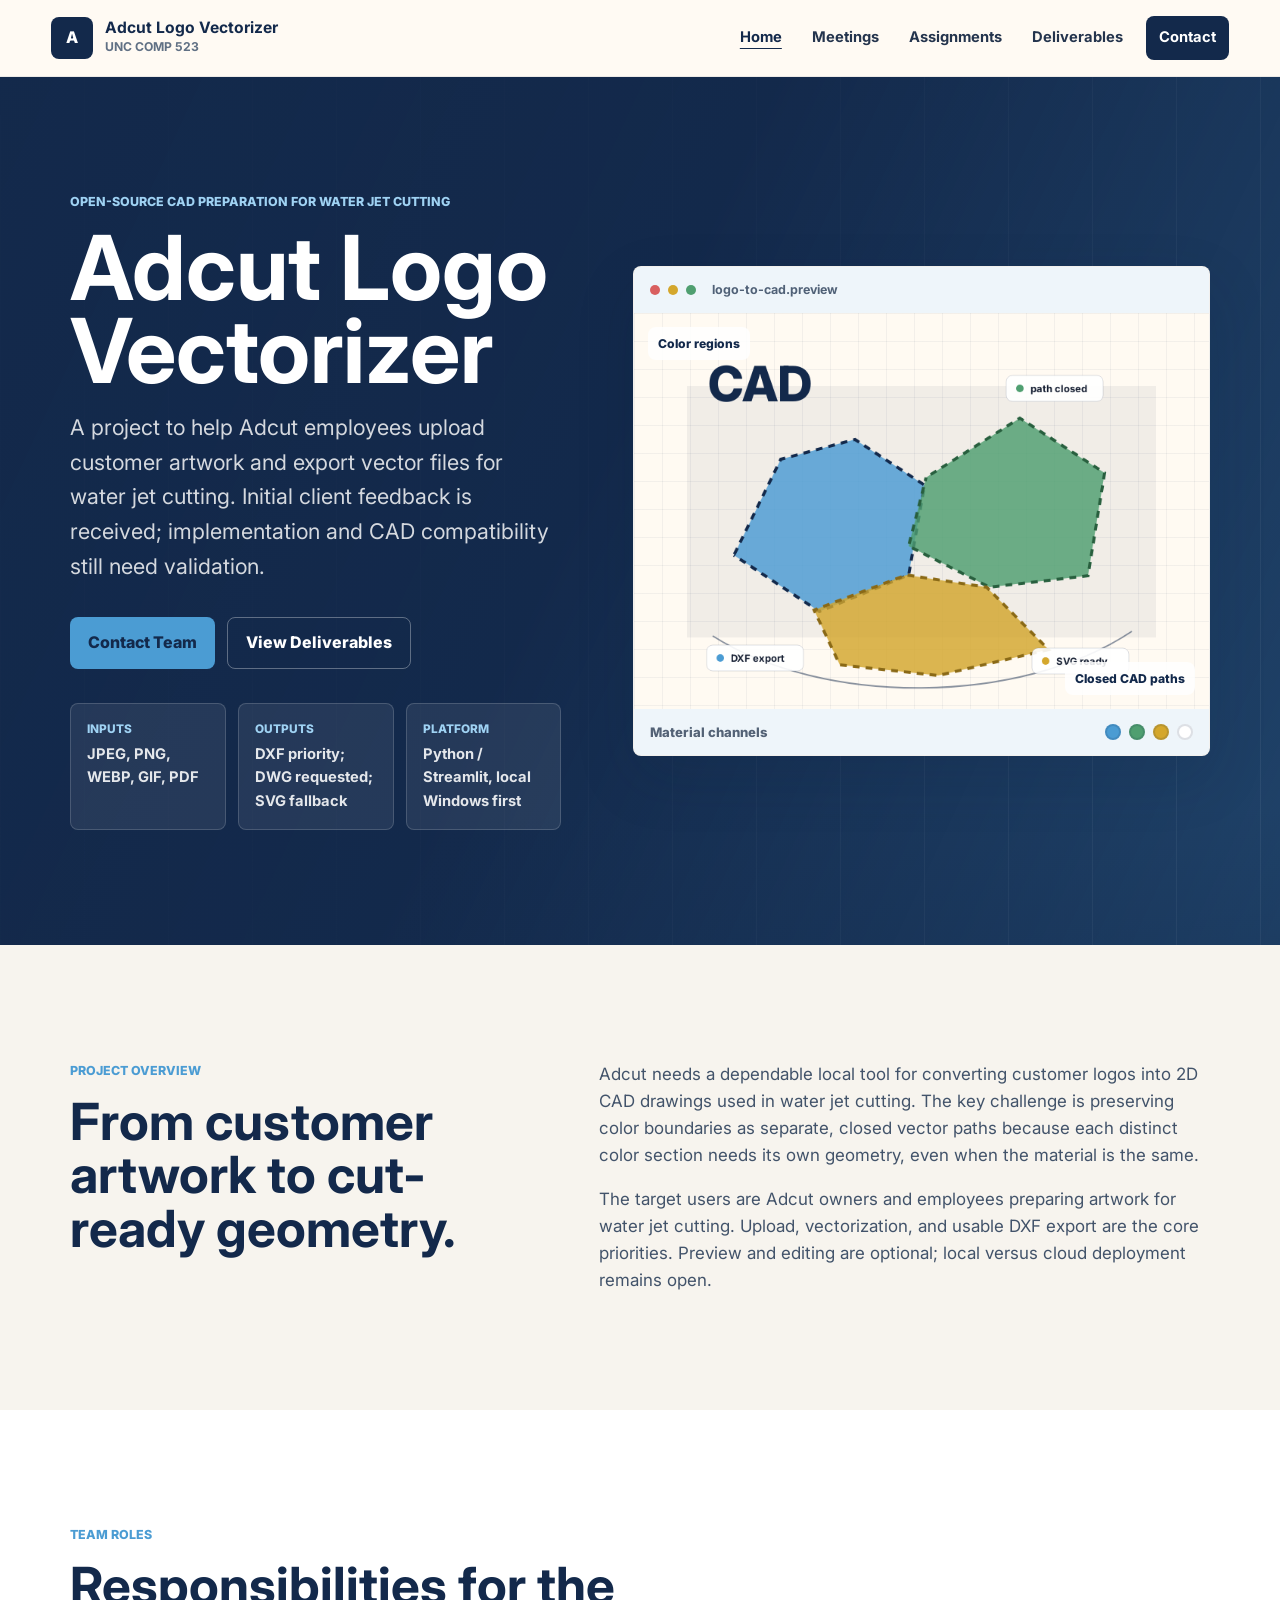
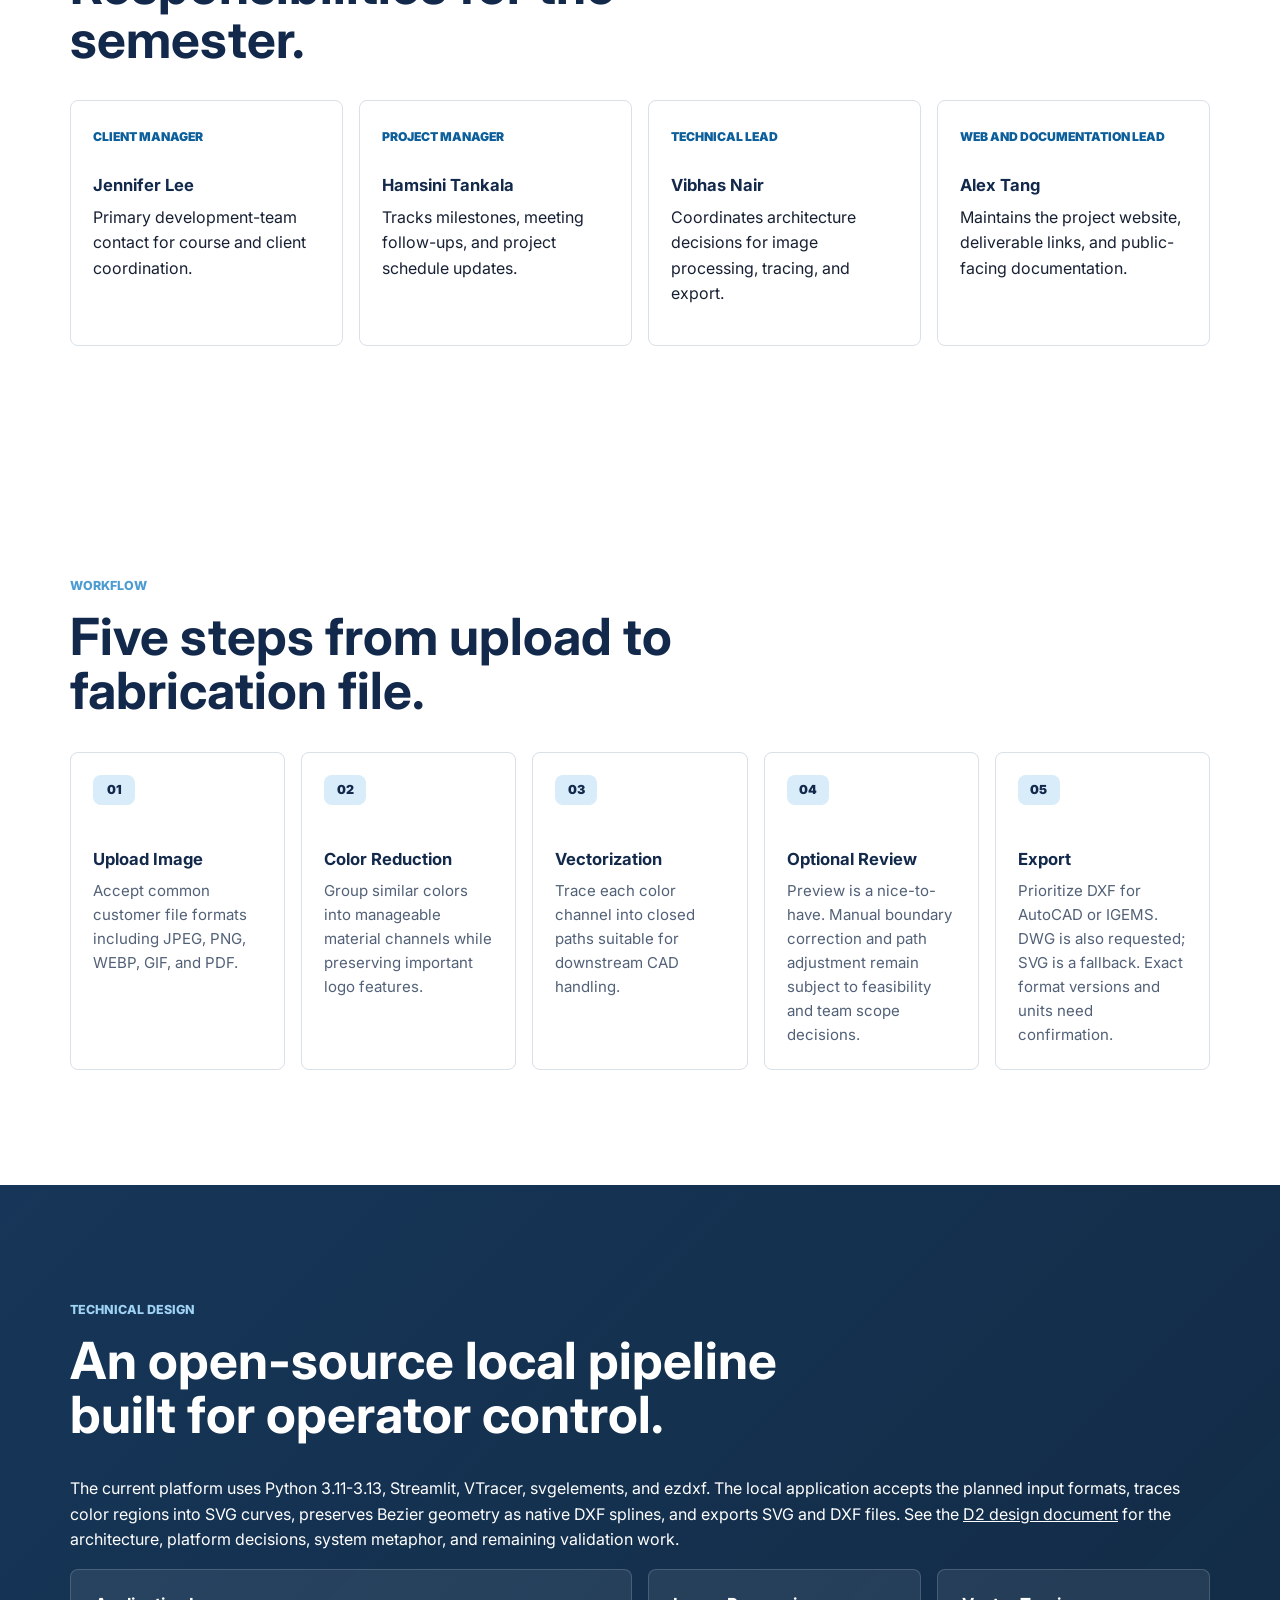
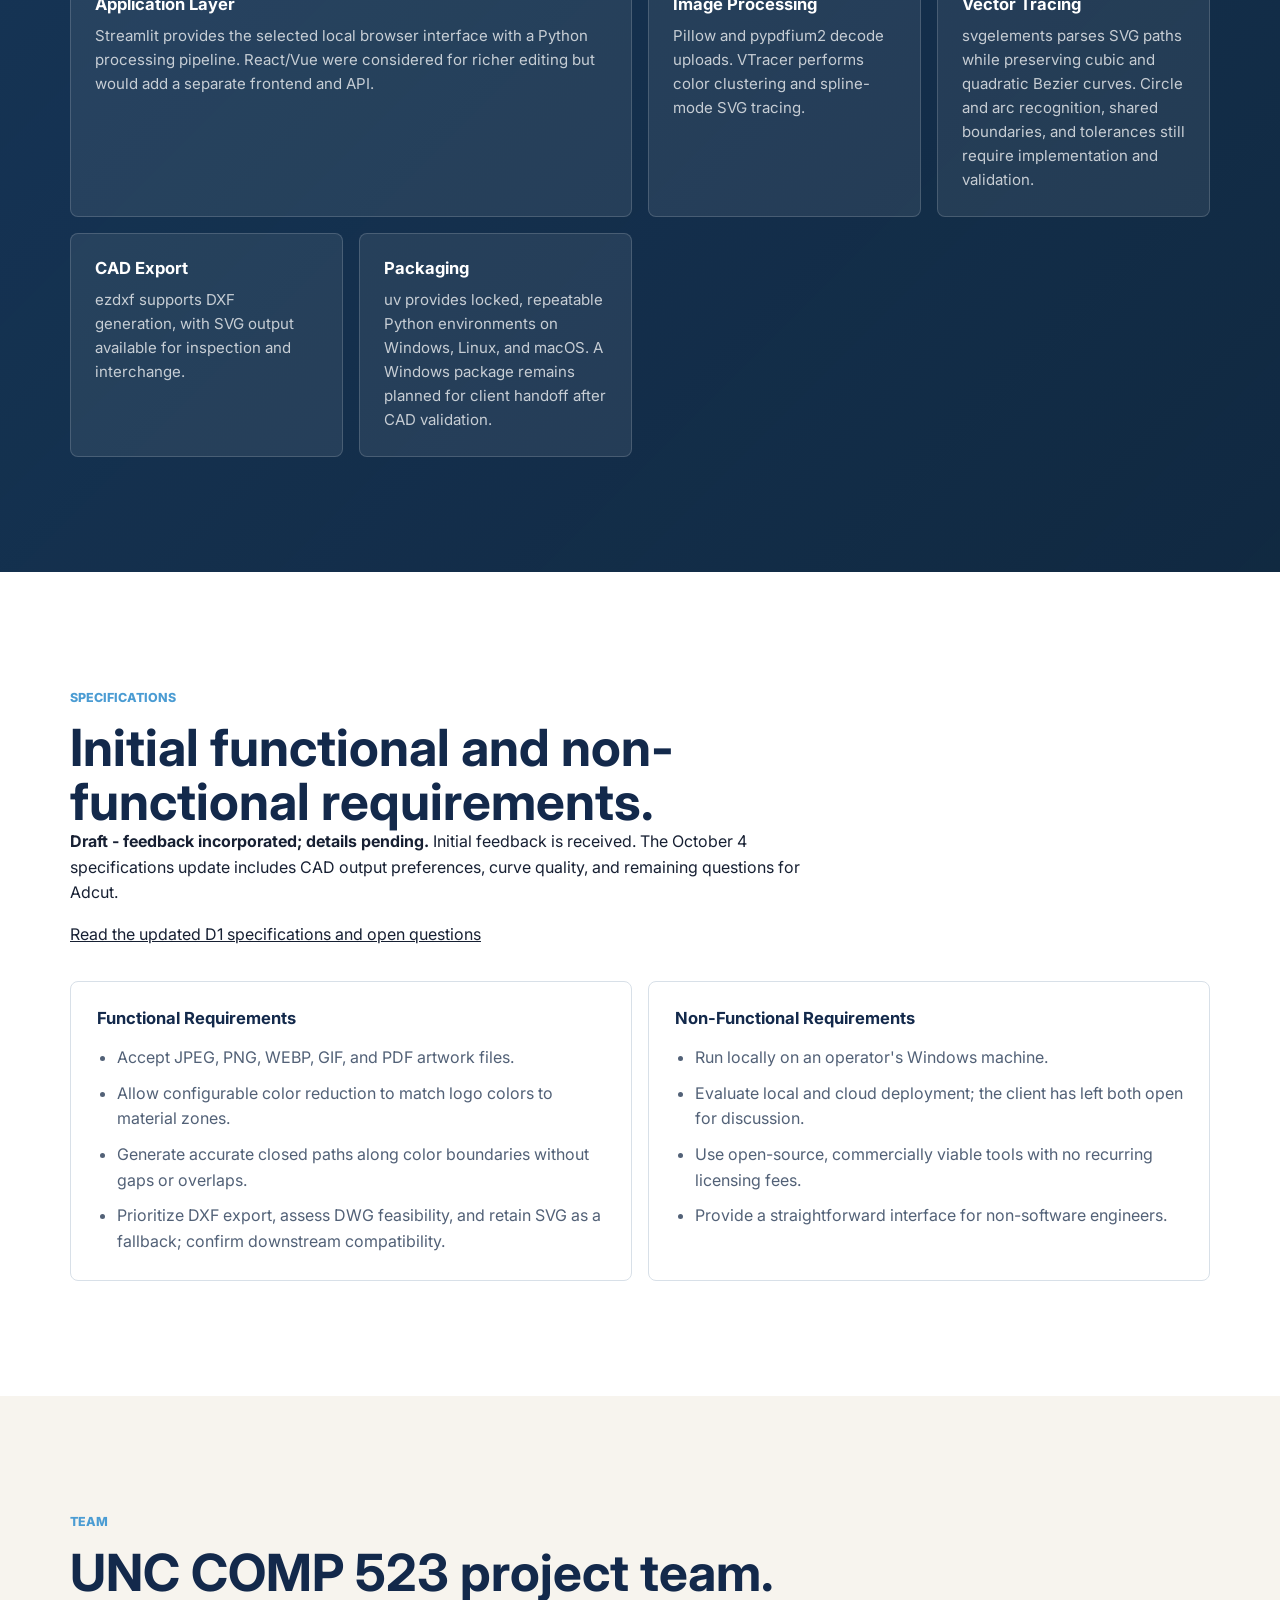
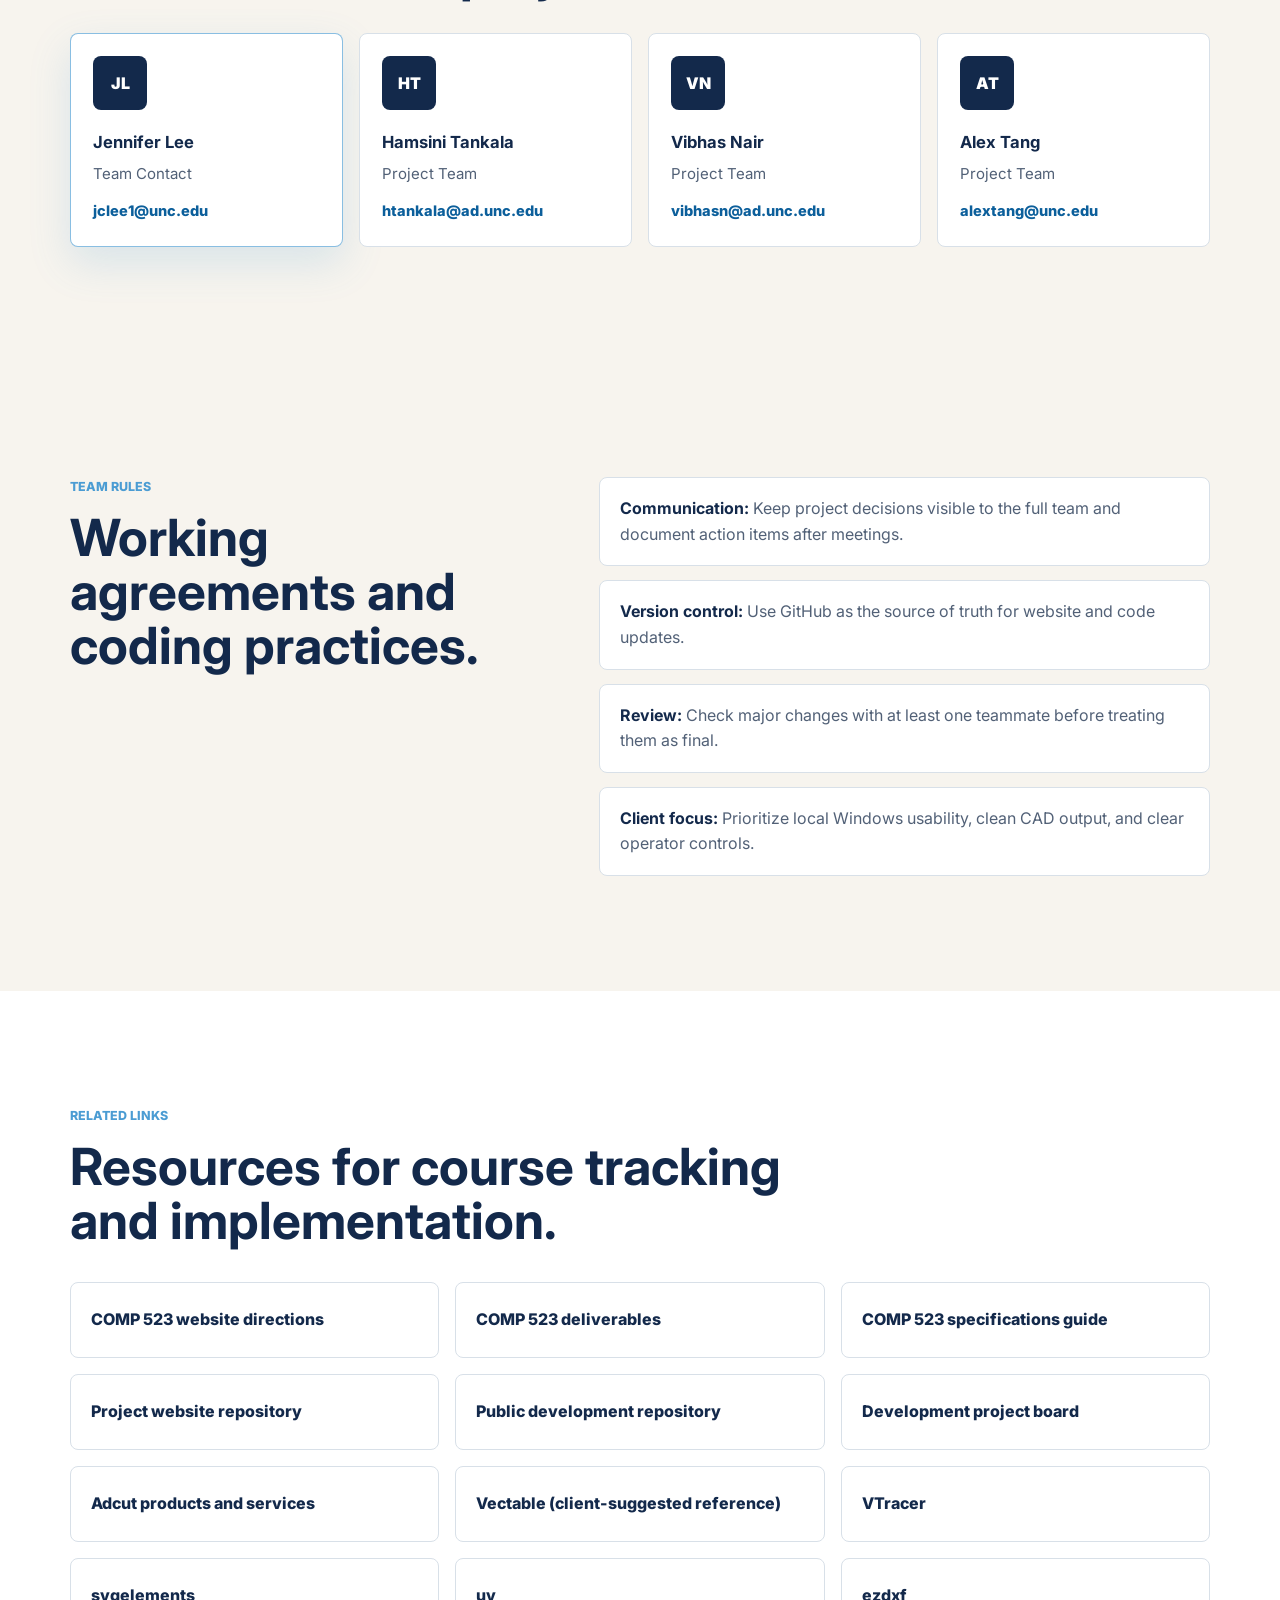
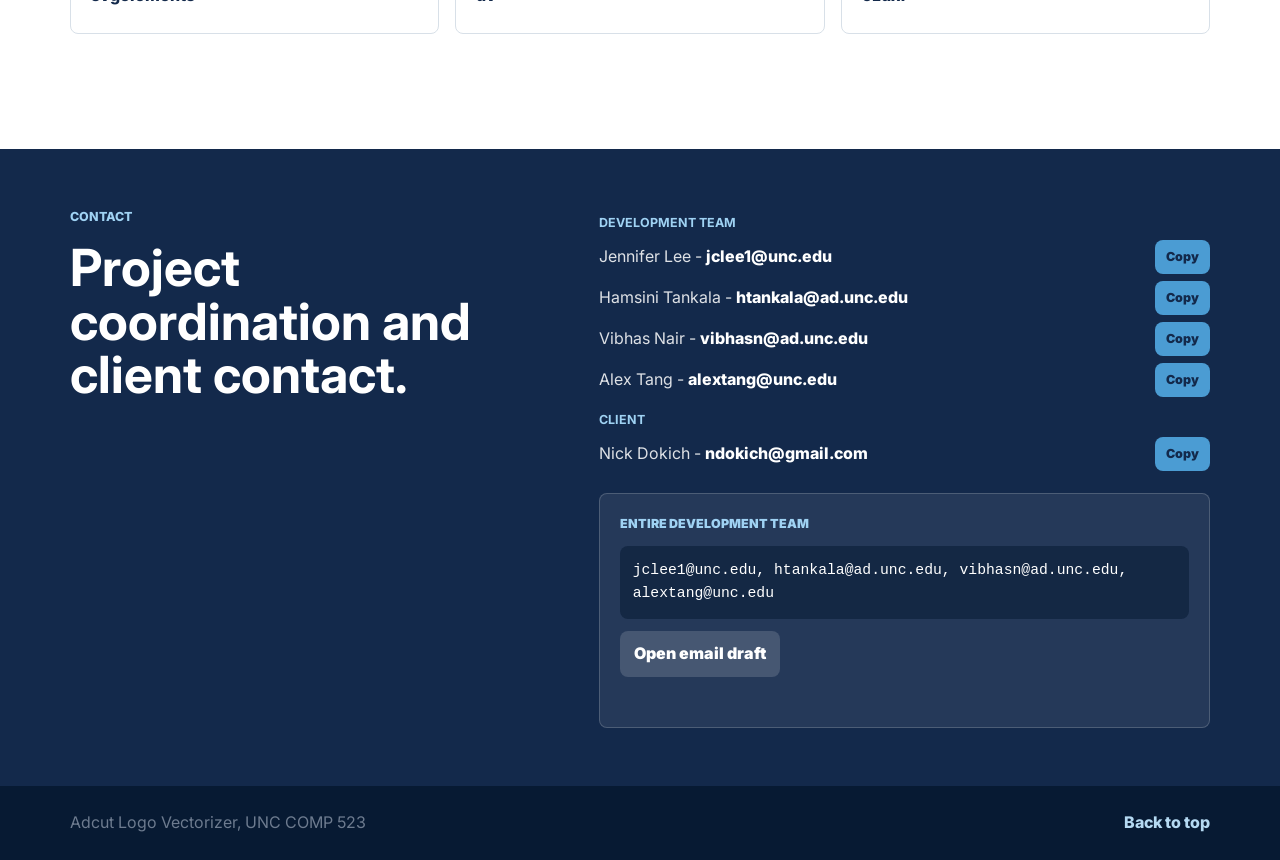
<file: index.html>
<!DOCTYPE html>
<html lang="en">
<head>
  <meta charset="UTF-8">
  <meta name="viewport" content="width=device-width, initial-scale=1.0">
  <meta name="description" content="Adcut Logo Vectorizer is a UNC COMP 523 project building a local Windows tool that converts customer logos into 2D CAD drawings for water jet cutting.">
  <title>Adcut Logo Vectorizer | UNC COMP 523</title>
  <link rel="preconnect" href="https://fonts.googleapis.com">
  <link rel="preconnect" href="https://fonts.gstatic.com" crossorigin>
  <link href="https://fonts.googleapis.com/css2?family=Inter:wght@400;500;600;700;800&display=swap" rel="stylesheet">
  <link rel="stylesheet" href="styles.css">
</head>
<body>
  <header class="site-header" data-header>
    <a class="brand" href="#top" aria-label="Adcut Logo Vectorizer home">
      <span class="brand-mark" aria-hidden="true">A</span>
      <span>
        <strong>Adcut Logo Vectorizer</strong>
        <small>UNC COMP 523</small>
      </span>
    </a>
    <button class="nav-toggle" type="button" aria-label="Open navigation" aria-expanded="false" data-nav-toggle>
      <span></span>
      <span></span>
      <span></span>
    </button>
    <nav class="site-nav" aria-label="Main navigation" data-nav>
      <a href="index.html" aria-current="page">Home</a>
      <a href="meetings.html">Meetings</a>
      <a href="assignments.html">Assignments</a>
      <a href="deliverables.html">Deliverables</a>
      <a class="nav-cta" href="#contact">Contact</a>
    </nav>
  </header>

  <main id="top">
    <section class="hero section-pad">
      <div class="hero-grid content-shell">
        <div class="hero-copy">
          <p class="eyebrow">Open-source CAD preparation for water jet cutting</p>
          <h1>Adcut Logo Vectorizer</h1>
          <p class="hero-lede">A project to help Adcut employees upload customer artwork and export vector files for water jet cutting. Initial client feedback is received; implementation and CAD compatibility still need validation.</p>
          <div class="hero-actions" aria-label="Primary page actions">
            <a class="button primary" href="#contact">Contact Team</a>
            <a class="button secondary" href="deliverables.html">View Deliverables</a>
          </div>
          <dl class="hero-facts" aria-label="Project highlights">
            <div>
              <dt>Inputs</dt>
              <dd>JPEG, PNG, WEBP, GIF, PDF</dd>
            </div>
            <div>
              <dt>Outputs</dt>
              <dd>DXF priority; DWG requested; SVG fallback</dd>
            </div>
            <div>
              <dt>Platform</dt>
              <dd>Python / Streamlit, local Windows first</dd>
            </div>
          </dl>
        </div>

        <div class="hero-visual" aria-label="Illustration of color regions becoming closed vector paths">
          <div class="visual-toolbar">
            <span></span>
            <span></span>
            <span></span>
            <strong>logo-to-cad.preview</strong>
          </div>
          <div class="vector-stage">
            <canvas id="vectorCanvas" width="760" height="520" aria-hidden="true"></canvas>
            <div class="stage-label top-left">Color regions</div>
            <div class="stage-label bottom-right">Closed CAD paths</div>
          </div>
          <div class="visual-footer">
            <span>Material channels</span>
            <div class="material-dots" aria-hidden="true">
              <i class="mat-blue"></i>
              <i class="mat-green"></i>
              <i class="mat-gold"></i>
              <i class="mat-white"></i>
            </div>
          </div>
        </div>
      </div>
    </section>

    <section class="section-pad offwhite" id="overview">
      <div class="content-shell two-column">
        <div>
          <p class="eyebrow">Project Overview</p>
          <h2>From customer artwork to cut-ready geometry.</h2>
        </div>
        <div class="copy-block">
          <p>Adcut needs a dependable local tool for converting customer logos into 2D CAD drawings used in water jet cutting. The key challenge is preserving color boundaries as separate, closed vector paths because each distinct color section needs its own geometry, even when the material is the same.</p>
          <p>The target users are Adcut owners and employees preparing artwork for water jet cutting. Upload, vectorization, and usable DXF export are the core priorities. Preview and editing are optional; local versus cloud deployment remains open.</p>
        </div>
      </div>
    </section>

    <section class="section-pad" id="roles">
      <div class="content-shell">
        <div class="section-heading">
          <p class="eyebrow">Team Roles</p>
          <h2>Responsibilities for the semester.</h2>
        </div>
        <div class="roles-grid">
          <article>
            <span>Client Manager</span>
            <h3>Jennifer Lee</h3>
            <p>Primary development-team contact for course and client coordination.</p>
          </article>
          <article>
            <span>Project Manager</span>
            <h3>Hamsini Tankala</h3>
            <p>Tracks milestones, meeting follow-ups, and project schedule updates.</p>
          </article>
          <article>
            <span>Technical Lead</span>
            <h3>Vibhas Nair</h3>
            <p>Coordinates architecture decisions for image processing, tracing, and export.</p>
          </article>
          <article>
            <span>Web and Documentation Lead</span>
            <h3>Alex Tang</h3>
            <p>Maintains the project website, deliverable links, and public-facing documentation.</p>
          </article>
        </div>
      </div>
    </section>

    <section class="section-pad" id="workflow">
      <div class="content-shell">
        <div class="section-heading">
          <p class="eyebrow">Workflow</p>
          <h2>Five steps from upload to fabrication file.</h2>
        </div>
        <div class="workflow-grid">
          <article class="workflow-step">
            <span>01</span>
            <h3>Upload Image</h3>
            <p>Accept common customer file formats including JPEG, PNG, WEBP, GIF, and PDF.</p>
          </article>
          <article class="workflow-step">
            <span>02</span>
            <h3>Color Reduction</h3>
            <p>Group similar colors into manageable material channels while preserving important logo features.</p>
          </article>
          <article class="workflow-step">
            <span>03</span>
            <h3>Vectorization</h3>
            <p>Trace each color channel into closed paths suitable for downstream CAD handling.</p>
          </article>
          <article class="workflow-step">
            <span>04</span>
            <h3>Optional Review</h3>
            <p>Preview is a nice-to-have. Manual boundary correction and path adjustment remain subject to feasibility and team scope decisions.</p>
          </article>
          <article class="workflow-step">
            <span>05</span>
            <h3>Export</h3>
            <p>Prioritize DXF for AutoCAD or IGEMS. DWG is also requested; SVG is a fallback. Exact format versions and units need confirmation.</p>
          </article>
        </div>
      </div>
    </section>

    <section class="section-pad navy-band" id="technical-design">
      <div class="content-shell">
        <div class="section-heading inverted">
          <p class="eyebrow">Technical Design</p>
          <h2>An open-source local pipeline built for operator control.</h2>
        </div>
        <p>The current platform uses Python 3.11-3.13, Streamlit, VTracer, svgelements, and ezdxf. The local application accepts the planned input formats, traces color regions into SVG curves, preserves Bezier geometry as native DXF splines, and exports SVG and DXF files. See the <a href="design-document.html">D2 design document</a> for the architecture, platform decisions, system metaphor, and remaining validation work.</p>
        <div class="tech-layout">
          <article class="tech-panel large">
            <h3>Application Layer</h3>
            <p>Streamlit provides the selected local browser interface with a Python processing pipeline. React/Vue were considered for richer editing but would add a separate frontend and API.</p>
          </article>
          <article class="tech-panel">
            <h3>Image Processing</h3>
            <p>Pillow and pypdfium2 decode uploads. VTracer performs color clustering and spline-mode SVG tracing.</p>
          </article>
          <article class="tech-panel">
            <h3>Vector Tracing</h3>
            <p>svgelements parses SVG paths while preserving cubic and quadratic Bezier curves. Circle and arc recognition, shared boundaries, and tolerances still require implementation and validation.</p>
          </article>
          <article class="tech-panel">
            <h3>CAD Export</h3>
            <p>ezdxf supports DXF generation, with SVG output available for inspection and interchange.</p>
          </article>
          <article class="tech-panel">
            <h3>Packaging</h3>
            <p>uv provides locked, repeatable Python environments on Windows, Linux, and macOS. A Windows package remains planned for client handoff after CAD validation.</p>
          </article>
        </div>
      </div>
    </section>

    <section class="section-pad" id="requirements">
      <div class="content-shell">
        <div class="section-heading">
          <p class="eyebrow">Specifications</p>
          <h2>Initial functional and non-functional requirements.</h2>
          <p><strong>Draft - feedback incorporated; details pending.</strong> Initial feedback is received. The October 4 specifications update includes CAD output preferences, curve quality, and remaining questions for Adcut.</p>
          <p><a href="specifications.html">Read the updated D1 specifications and open questions</a></p>
        </div>
        <div class="requirements-grid">
          <article>
            <h3>Functional Requirements</h3>
            <ul>
              <li>Accept JPEG, PNG, WEBP, GIF, and PDF artwork files.</li>
              <li>Allow configurable color reduction to match logo colors to material zones.</li>
              <li>Generate accurate closed paths along color boundaries without gaps or overlaps.</li>
              <li>Prioritize DXF export, assess DWG feasibility, and retain SVG as a fallback; confirm downstream compatibility.</li>
            </ul>
          </article>
          <article>
            <h3>Non-Functional Requirements</h3>
            <ul>
              <li>Run locally on an operator's Windows machine.</li>
              <li>Evaluate local and cloud deployment; the client has left both open for discussion.</li>
              <li>Use open-source, commercially viable tools with no recurring licensing fees.</li>
              <li>Provide a straightforward interface for non-software engineers.</li>
            </ul>
          </article>
        </div>
      </div>
    </section>

    <section class="section-pad offwhite" id="team">
      <div class="content-shell">
        <div class="section-heading">
          <p class="eyebrow">Team</p>
          <h2>UNC COMP 523 project team.</h2>
        </div>
        <div class="team-grid">
          <article class="person-card lead">
            <span class="avatar">JL</span>
            <h3>Jennifer Lee</h3>
            <p>Team Contact</p>
            <a href="mailto:jclee1@unc.edu">jclee1@unc.edu</a>
          </article>
          <article class="person-card">
            <span class="avatar">HT</span>
            <h3>Hamsini Tankala</h3>
            <p>Project Team</p>
            <a href="mailto:htankala@ad.unc.edu">htankala@ad.unc.edu</a>
          </article>
          <article class="person-card">
            <span class="avatar">VN</span>
            <h3>Vibhas Nair</h3>
            <p>Project Team</p>
            <a href="mailto:vibhasn@ad.unc.edu">vibhasn@ad.unc.edu</a>
          </article>
          <article class="person-card">
            <span class="avatar">AT</span>
            <h3>Alex Tang</h3>
            <p>Project Team</p>
            <a href="mailto:alextang@unc.edu">alextang@unc.edu</a>
          </article>
        </div>
      </div>
    </section>

    <section class="section-pad offwhite" id="rules">
      <div class="content-shell two-column">
        <div>
          <p class="eyebrow">Team Rules</p>
          <h2>Working agreements and coding practices.</h2>
        </div>
        <div class="rules-list">
          <p><strong>Communication:</strong> Keep project decisions visible to the full team and document action items after meetings.</p>
          <p><strong>Version control:</strong> Use GitHub as the source of truth for website and code updates.</p>
          <p><strong>Review:</strong> Check major changes with at least one teammate before treating them as final.</p>
          <p><strong>Client focus:</strong> Prioritize local Windows usability, clean CAD output, and clear operator controls.</p>
        </div>
      </div>
    </section>

    <section class="section-pad" id="links">
      <div class="content-shell">
        <div class="section-heading">
          <p class="eyebrow">Related Links</p>
          <h2>Resources for course tracking and implementation.</h2>
        </div>
        <div class="links-grid">
          <a href="https://www.cs.unc.edu/~stotts/COMP523-F26/website.html">COMP 523 website directions</a>
          <a href="https://www.cs.unc.edu/~stotts/COMP523-F26/deliverables.html">COMP 523 deliverables</a>
          <a href="https://www.cs.unc.edu/~stotts/COMP523-F26/funcSpec.html">COMP 523 specifications guide</a>
          <a href="https://github.com/jennifer566/adcut-logo-vectorizer-site">Project website repository</a>
          <a href="https://github.com/jennifer566/adcut-logo-vectorizer">Public development repository</a>
          <a href="https://github.com/users/jennifer566/projects/3">Development project board</a>
          <a href="https://adcut.net/">Adcut products and services</a>
          <a href="https://vectable.ai/">Vectable (client-suggested reference)</a>
          <a href="https://github.com/visioncortex/vtracer">VTracer</a>
          <a href="https://github.com/meerk40t/svgelements">svgelements</a>
          <a href="https://docs.astral.sh/uv/">uv</a>
          <a href="https://ezdxf.readthedocs.io/">ezdxf</a>
        </div>
      </div>
    </section>

    <section class="contact-band" id="contact">
      <div class="content-shell contact-layout">
        <div>
          <p class="eyebrow">Contact</p>
          <h2>Project coordination and client contact.</h2>
        </div>
        <div class="contact-stack">
          <address>
            <strong>Development Team</strong>
            <div class="contact-row">
              <span>Jennifer Lee - <a href="mailto:jclee1@unc.edu">jclee1@unc.edu</a></span>
              <button type="button" data-copy-email="jclee1@unc.edu">Copy</button>
            </div>
            <div class="contact-row">
              <span>Hamsini Tankala - <a href="mailto:htankala@ad.unc.edu">htankala@ad.unc.edu</a></span>
              <button type="button" data-copy-email="htankala@ad.unc.edu">Copy</button>
            </div>
            <div class="contact-row">
              <span>Vibhas Nair - <a href="mailto:vibhasn@ad.unc.edu">vibhasn@ad.unc.edu</a></span>
              <button type="button" data-copy-email="vibhasn@ad.unc.edu">Copy</button>
            </div>
            <div class="contact-row">
              <span>Alex Tang - <a href="mailto:alextang@unc.edu">alextang@unc.edu</a></span>
              <button type="button" data-copy-email="alextang@unc.edu">Copy</button>
            </div>
            <strong>Client</strong>
            <div class="contact-row">
              <span>Nick Dokich - <a href="mailto:ndokich@gmail.com">ndokich@gmail.com</a></span>
              <button type="button" data-copy-email="ndokich@gmail.com">Copy</button>
            </div>
          </address>
          <div class="team-email-box">
            <span>Entire development team</span>
            <code data-team-emails>jclee1@unc.edu, htankala@ad.unc.edu, vibhasn@ad.unc.edu, alextang@unc.edu</code>
            <div class="email-actions">
              <a href="mailto:jclee1@unc.edu,htankala@ad.unc.edu,vibhasn@ad.unc.edu,alextang@unc.edu">Open email draft</a>
            </div>
            <p data-copy-status aria-live="polite"></p>
          </div>
        </div>
      </div>
    </section>
  </main>

  <footer class="site-footer">
    <div class="content-shell footer-inner">
      <p>Adcut Logo Vectorizer, UNC COMP 523</p>
      <a href="#top">Back to top</a>
    </div>
  </footer>

  <script src="script.js"></script>
</body>
</html>
</file>
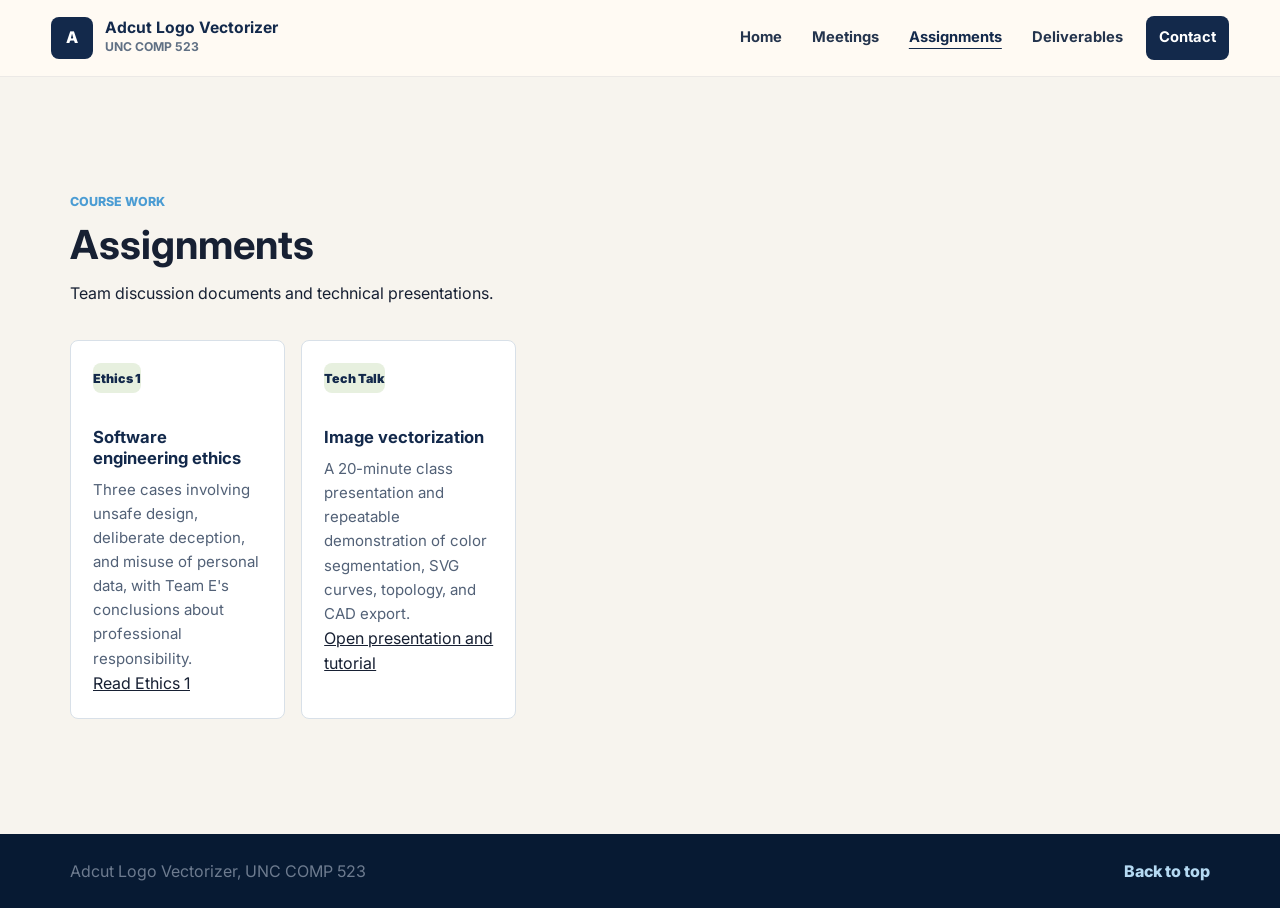
<file: assignments.html>
<!DOCTYPE html>
<html lang="en">
<head>
  <meta charset="UTF-8">
  <meta name="viewport" content="width=device-width, initial-scale=1.0">
  <meta name="description" content="COMP 523 assignments and technical presentations for Team E.">
  <title>Assignments | Adcut Logo Vectorizer</title>
  <link rel="preconnect" href="https://fonts.googleapis.com">
  <link rel="preconnect" href="https://fonts.gstatic.com" crossorigin>
  <link href="https://fonts.googleapis.com/css2?family=Inter:wght@400;500;600;700;800&display=swap" rel="stylesheet">
  <link rel="stylesheet" href="styles.css">
</head>
<body>
  <header class="site-header" data-header>
    <a class="brand" href="index.html"><span class="brand-mark" aria-hidden="true">A</span><span><strong>Adcut Logo Vectorizer</strong><small>UNC COMP 523</small></span></a>
    <button class="nav-toggle" type="button" aria-label="Open navigation" aria-expanded="false" data-nav-toggle><span></span><span></span><span></span></button>
    <nav class="site-nav" aria-label="Main navigation" data-nav>
      <a href="index.html">Home</a><a href="meetings.html">Meetings</a><a href="assignments.html" aria-current="page">Assignments</a><a href="deliverables.html">Deliverables</a><a class="nav-cta" href="index.html#contact">Contact</a>
    </nav>
  </header>
  <main id="top">
    <section class="section-pad offwhite">
      <div class="content-shell">
        <div class="section-heading"><p class="eyebrow">Course Work</p><h1 class="page-title">Assignments</h1><p>Team discussion documents and technical presentations.</p></div>
        <div class="deliverable-grid assignment-grid">
          <article>
            <span>Ethics 1</span>
            <h3>Software engineering ethics</h3>
            <p>Three cases involving unsafe design, deliberate deception, and misuse of personal data, with Team E's conclusions about professional responsibility.</p>
            <a href="ethics-1.html">Read Ethics 1</a>
          </article>
          <article>
            <span>Tech Talk</span>
            <h3>Image vectorization</h3>
            <p>A 20-minute class presentation and repeatable demonstration of color segmentation, SVG curves, topology, and CAD export.</p>
            <a href="tech-talk.html">Open presentation and tutorial</a>
          </article>
        </div>
      </div>
    </section>
  </main>
  <footer class="site-footer"><div class="content-shell footer-inner"><p>Adcut Logo Vectorizer, UNC COMP 523</p><a href="#top">Back to top</a></div></footer>
  <script src="script.js"></script>
</body>
</html>
</file>
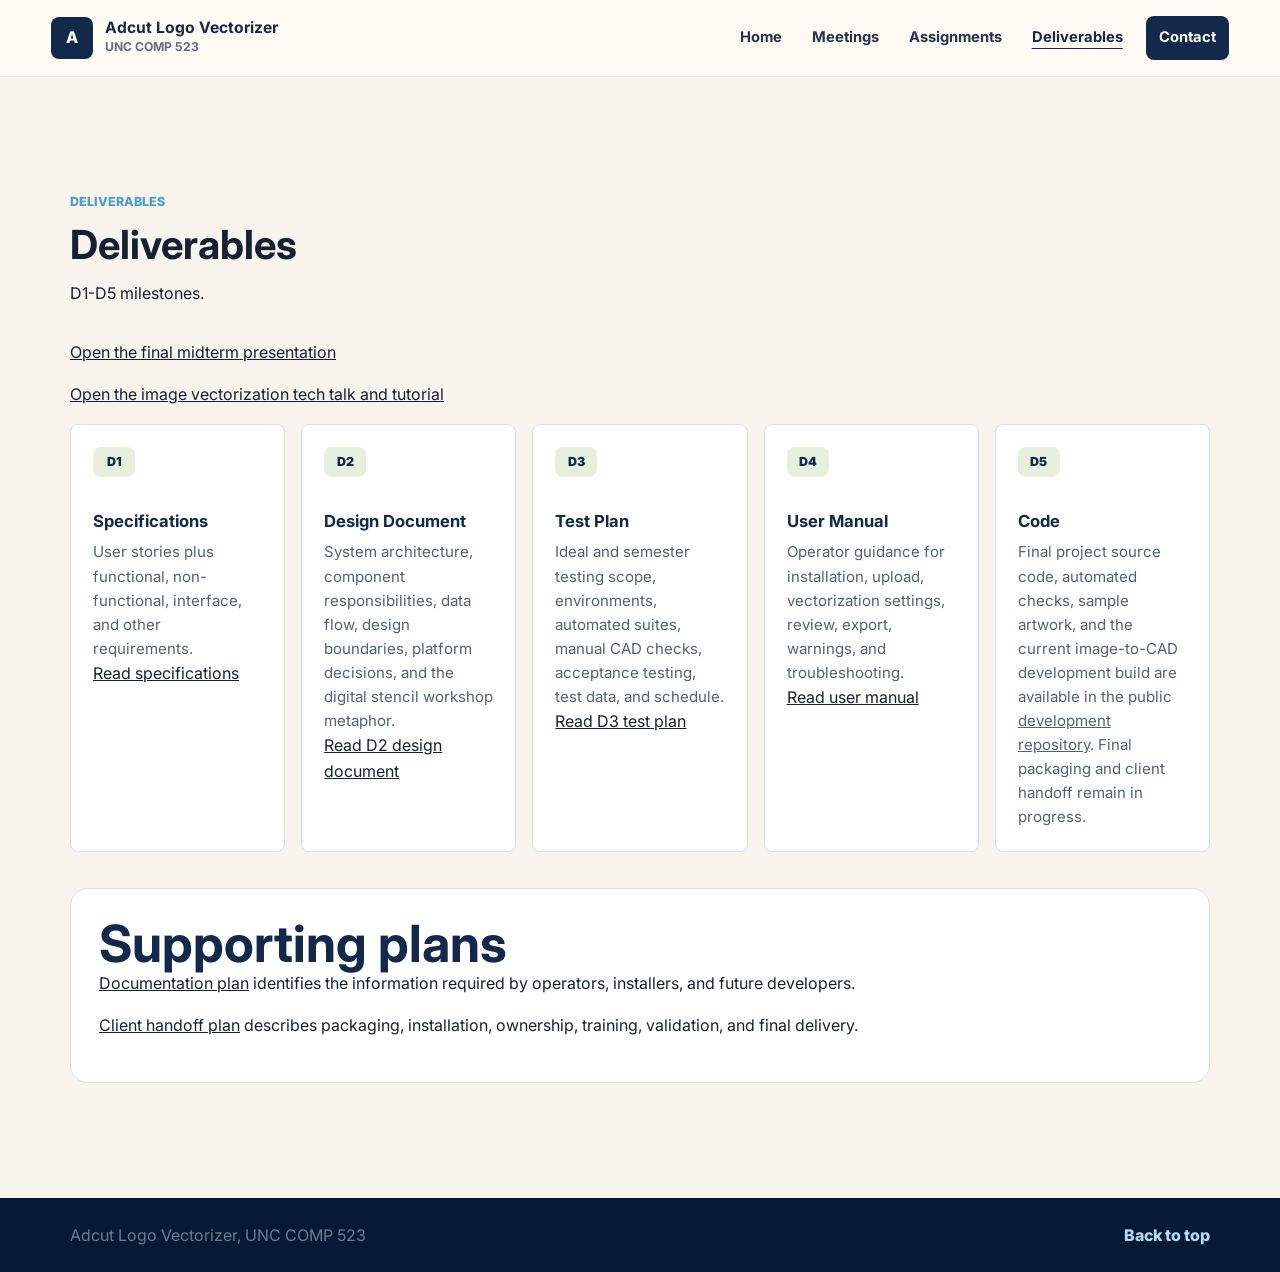
<file: deliverables.html>
<!DOCTYPE html>
<html lang="en">
<head>
  <meta charset="UTF-8">
  <meta name="viewport" content="width=device-width, initial-scale=1.0">
  <meta name="description" content="Adcut Logo Vectorizer D1-D5 project deliverables and specifications draft.">
  <title>Deliverables | Adcut Logo Vectorizer</title>
  <link rel="preconnect" href="https://fonts.googleapis.com">
  <link rel="preconnect" href="https://fonts.gstatic.com" crossorigin>
  <link href="https://fonts.googleapis.com/css2?family=Inter:wght@400;500;600;700;800&display=swap" rel="stylesheet">
  <link rel="stylesheet" href="styles.css">
</head>
<body>
  <header class="site-header" data-header>
    <a class="brand" href="index.html#top" aria-label="Adcut Logo Vectorizer home">
      <span class="brand-mark" aria-hidden="true">A</span>
      <span>
        <strong>Adcut Logo Vectorizer</strong>
        <small>UNC COMP 523</small>
      </span>
    </a>
    <button class="nav-toggle" type="button" aria-label="Open navigation" aria-expanded="false" data-nav-toggle>
      <span></span>
      <span></span>
      <span></span>
    </button>
    <nav class="site-nav" aria-label="Main navigation" data-nav>
      <a href="index.html">Home</a>
      <a href="meetings.html">Meetings</a>
      <a href="assignments.html">Assignments</a>
      <a href="deliverables.html" aria-current="page">Deliverables</a>
      <a class="nav-cta" href="index.html#contact">Contact</a>
    </nav>
  </header>

  <main id="top">
    <section class="section-pad offwhite" id="deliverables">
      <div class="content-shell">
        <div class="section-heading">
          <p class="eyebrow">Deliverables</p>
          <h1 class="page-title">Deliverables</h1>
          <p>D1-D5 milestones.</p>
        </div>
        <p><a href="https://docs.google.com/presentation/d/118mVT3tOhR-2WCXMzADdkC0qfY0RijvJvJpLnFfj8ms/edit?usp=sharing">Open the final midterm presentation</a></p>
        <p><a href="tech-talk.html">Open the image vectorization tech talk and tutorial</a></p>
        <div class="deliverable-grid">
          <article>
            <span>D1</span>
            <h3>Specifications</h3>
            <p>User stories plus functional, non-functional, interface, and other requirements.</p>
            <a href="specifications.html">Read specifications</a>
          </article>
          <article>
            <span>D2</span>
            <h3>Design Document</h3>
            <p>System architecture, component responsibilities, data flow, design boundaries, platform decisions, and the digital stencil workshop metaphor.</p>
            <a href="design-document.html">Read D2 design document</a>
          </article>
          <article>
            <span>D3</span>
            <h3>Test Plan</h3>
            <p>Ideal and semester testing scope, environments, automated suites, manual CAD checks, acceptance testing, test data, and schedule.</p>
            <a href="test-plan.html">Read D3 test plan</a>
          </article>
          <article>
            <span>D4</span>
            <h3>User Manual</h3>
            <p>Operator guidance for installation, upload, vectorization settings, review, export, warnings, and troubleshooting.</p>
            <a href="user-manual.html">Read user manual</a>
          </article>
          <article>
            <span>D5</span>
            <h3>Code</h3>
            <p>Final project source code, automated checks, sample artwork, and the current image-to-CAD development build are available in the public <a href="https://github.com/jennifer566/adcut-logo-vectorizer">development repository</a>. Final packaging and client handoff remain in progress.</p>
          </article>
        </div>
        <div class="supporting-deliverables">
          <h2>Supporting plans</h2>
          <p><a href="documentation-plan.html">Documentation plan</a> identifies the information required by operators, installers, and future developers.</p>
          <p><a href="handoff-plan.html">Client handoff plan</a> describes packaging, installation, ownership, training, validation, and final delivery.</p>
        </div>
      </div>
    </section>
  </main>

  <footer class="site-footer">
    <div class="content-shell footer-inner">
      <p>Adcut Logo Vectorizer, UNC COMP 523</p>
      <a href="#top">Back to top</a>
    </div>
  </footer>

  <script src="script.js"></script>
</body>
</html>
</file>
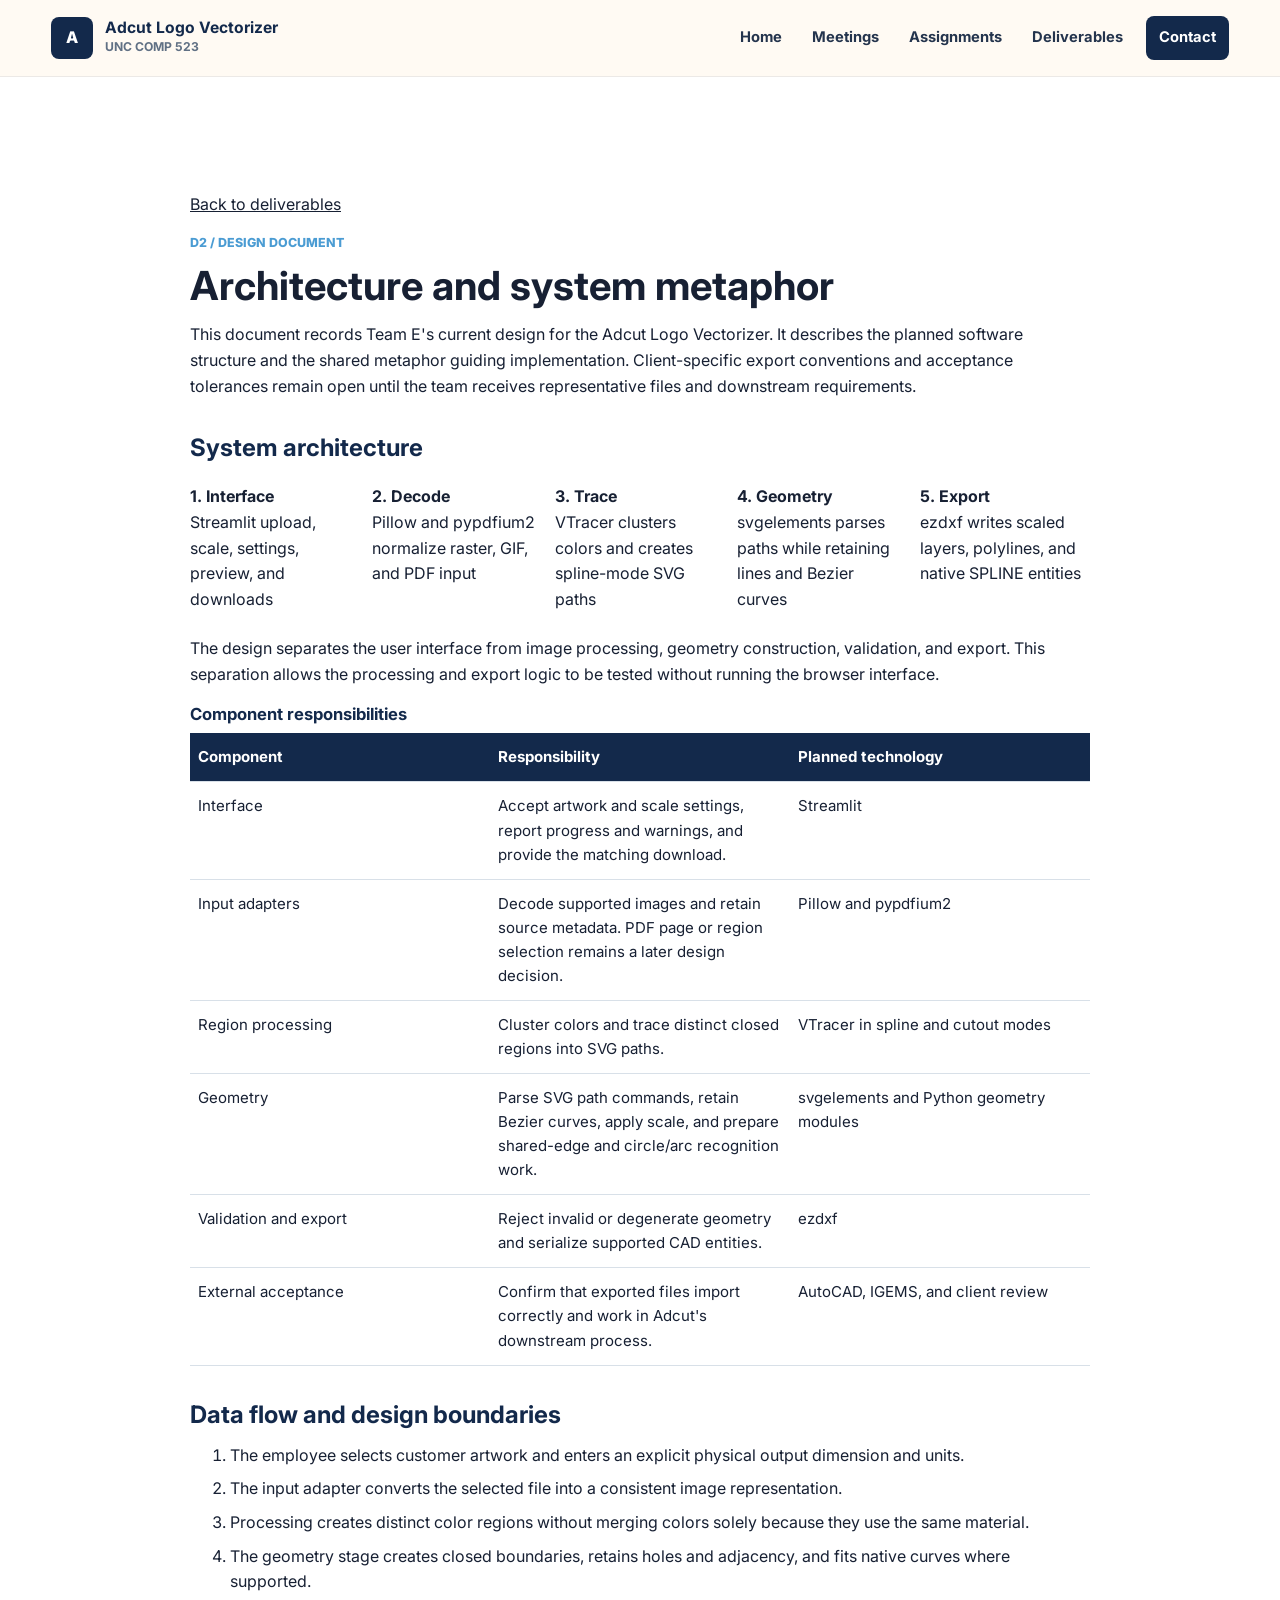
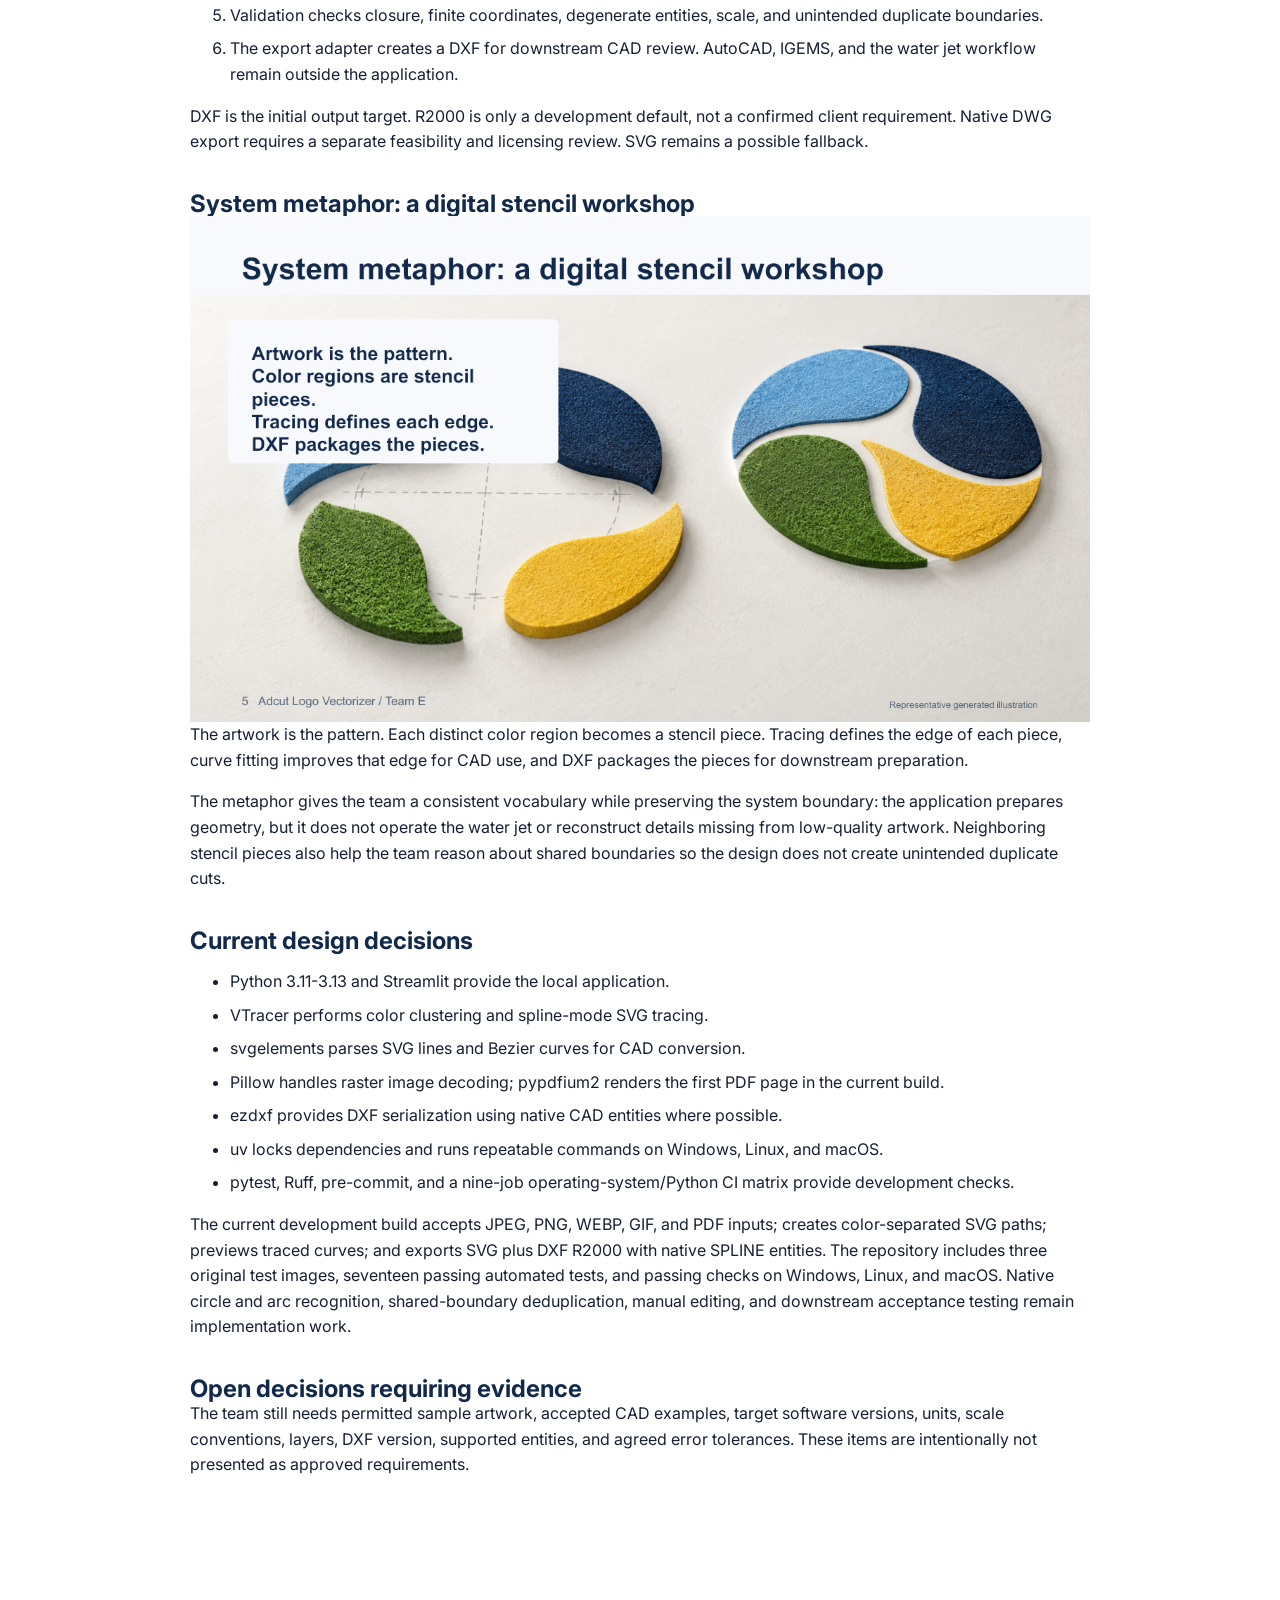
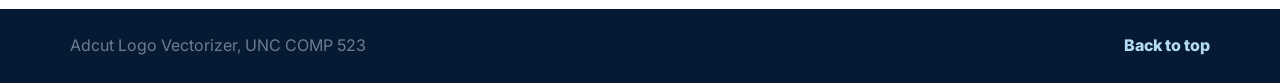
<file: design-document.html>
<!DOCTYPE html>
<html lang="en">
<head>
  <meta charset="UTF-8">
  <meta name="viewport" content="width=device-width, initial-scale=1.0">
  <meta name="description" content="D2 design document for the Adcut Logo Vectorizer, including the system architecture and system metaphor.">
  <title>D2 Design Document | Adcut Logo Vectorizer</title>
  <link rel="preconnect" href="https://fonts.googleapis.com">
  <link rel="preconnect" href="https://fonts.gstatic.com" crossorigin>
  <link href="https://fonts.googleapis.com/css2?family=Inter:wght@400;500;600;700;800&display=swap" rel="stylesheet">
  <link rel="stylesheet" href="styles.css">
</head>
<body>
  <header class="site-header" data-header>
    <a class="brand" href="index.html#top" aria-label="Adcut Logo Vectorizer home">
      <span class="brand-mark" aria-hidden="true">A</span>
      <span>
        <strong>Adcut Logo Vectorizer</strong>
        <small>UNC COMP 523</small>
      </span>
    </a>
    <button class="nav-toggle" type="button" aria-label="Open navigation" aria-expanded="false" data-nav-toggle>
      <span></span>
      <span></span>
      <span></span>
    </button>
    <nav class="site-nav" aria-label="Main navigation" data-nav>
      <a href="index.html">Home</a>
      <a href="meetings.html">Meetings</a>
      <a href="assignments.html">Assignments</a>
      <a href="deliverables.html" aria-current="location">Deliverables</a>
      <a class="nav-cta" href="index.html#contact">Contact</a>
    </nav>
  </header>

  <main class="spec-document content-shell section-pad" id="top">
    <p><a href="deliverables.html">Back to deliverables</a></p>
    <p class="eyebrow">D2 / Design Document</p>
    <h1>Architecture and system metaphor</h1>
    <p>This document records Team E's current design for the Adcut Logo Vectorizer. It describes the planned software structure and the shared metaphor guiding implementation. Client-specific export conventions and acceptance tolerances remain open until the team receives representative files and downstream requirements.</p>

    <section id="architecture">
      <h2>System architecture</h2>
      <div class="architecture-flow" aria-label="System architecture from upload through CAD validation">
        <div><strong>1. Interface</strong><span>Streamlit upload, scale, settings, preview, and downloads</span></div>
        <div><strong>2. Decode</strong><span>Pillow and pypdfium2 normalize raster, GIF, and PDF input</span></div>
        <div><strong>3. Trace</strong><span>VTracer clusters colors and creates spline-mode SVG paths</span></div>
        <div><strong>4. Geometry</strong><span>svgelements parses paths while retaining lines and Bezier curves</span></div>
        <div><strong>5. Export</strong><span>ezdxf writes scaled layers, polylines, and native SPLINE entities</span></div>
      </div>
      <p>The design separates the user interface from image processing, geometry construction, validation, and export. This separation allows the processing and export logic to be tested without running the browser interface.</p>

      <h3>Component responsibilities</h3>
      <table class="course-checklist">
        <thead>
          <tr><th>Component</th><th>Responsibility</th><th>Planned technology</th></tr>
        </thead>
        <tbody>
          <tr><td>Interface</td><td>Accept artwork and scale settings, report progress and warnings, and provide the matching download.</td><td>Streamlit</td></tr>
          <tr><td>Input adapters</td><td>Decode supported images and retain source metadata. PDF page or region selection remains a later design decision.</td><td>Pillow and pypdfium2</td></tr>
          <tr><td>Region processing</td><td>Cluster colors and trace distinct closed regions into SVG paths.</td><td>VTracer in spline and cutout modes</td></tr>
          <tr><td>Geometry</td><td>Parse SVG path commands, retain Bezier curves, apply scale, and prepare shared-edge and circle/arc recognition work.</td><td>svgelements and Python geometry modules</td></tr>
          <tr><td>Validation and export</td><td>Reject invalid or degenerate geometry and serialize supported CAD entities.</td><td>ezdxf</td></tr>
          <tr><td>External acceptance</td><td>Confirm that exported files import correctly and work in Adcut's downstream process.</td><td>AutoCAD, IGEMS, and client review</td></tr>
        </tbody>
      </table>
    </section>

    <section id="data-flow">
      <h2>Data flow and design boundaries</h2>
      <ol>
        <li>The employee selects customer artwork and enters an explicit physical output dimension and units.</li>
        <li>The input adapter converts the selected file into a consistent image representation.</li>
        <li>Processing creates distinct color regions without merging colors solely because they use the same material.</li>
        <li>The geometry stage creates closed boundaries, retains holes and adjacency, and fits native curves where supported.</li>
        <li>Validation checks closure, finite coordinates, degenerate entities, scale, and unintended duplicate boundaries.</li>
        <li>The export adapter creates a DXF for downstream CAD review. AutoCAD, IGEMS, and the water jet workflow remain outside the application.</li>
      </ol>
      <p>DXF is the initial output target. R2000 is only a development default, not a confirmed client requirement. Native DWG export requires a separate feasibility and licensing review. SVG remains a possible fallback.</p>
    </section>

    <section id="metaphor">
      <h2>System metaphor: a digital stencil workshop</h2>
      <img class="document-figure" src="assets/design-system-metaphor.png" alt="Representative illustration of separate colored stencil pieces assembling into one design." width="1280" height="720">
      <p>The artwork is the pattern. Each distinct color region becomes a stencil piece. Tracing defines the edge of each piece, curve fitting improves that edge for CAD use, and DXF packages the pieces for downstream preparation.</p>
      <p>The metaphor gives the team a consistent vocabulary while preserving the system boundary: the application prepares geometry, but it does not operate the water jet or reconstruct details missing from low-quality artwork. Neighboring stencil pieces also help the team reason about shared boundaries so the design does not create unintended duplicate cuts.</p>
    </section>

    <section id="decisions">
      <h2>Current design decisions</h2>
      <ul>
        <li>Python 3.11-3.13 and Streamlit provide the local application.</li>
        <li>VTracer performs color clustering and spline-mode SVG tracing.</li>
        <li>svgelements parses SVG lines and Bezier curves for CAD conversion.</li>
        <li>Pillow handles raster image decoding; pypdfium2 renders the first PDF page in the current build.</li>
        <li>ezdxf provides DXF serialization using native CAD entities where possible.</li>
        <li>uv locks dependencies and runs repeatable commands on Windows, Linux, and macOS.</li>
        <li>pytest, Ruff, pre-commit, and a nine-job operating-system/Python CI matrix provide development checks.</li>
      </ul>
      <p>The current development build accepts JPEG, PNG, WEBP, GIF, and PDF inputs; creates color-separated SVG paths; previews traced curves; and exports SVG plus DXF R2000 with native SPLINE entities. The repository includes three original test images, seventeen passing automated tests, and passing checks on Windows, Linux, and macOS. Native circle and arc recognition, shared-boundary deduplication, manual editing, and downstream acceptance testing remain implementation work.</p>
    </section>

    <section id="open-decisions">
      <h2>Open decisions requiring evidence</h2>
      <p>The team still needs permitted sample artwork, accepted CAD examples, target software versions, units, scale conventions, layers, DXF version, supported entities, and agreed error tolerances. These items are intentionally not presented as approved requirements.</p>
    </section>
  </main>

  <footer class="site-footer">
    <div class="content-shell footer-inner">
      <p>Adcut Logo Vectorizer, UNC COMP 523</p>
      <a href="#top">Back to top</a>
    </div>
  </footer>
  <script src="script.js"></script>
</body>
</html>
</file>
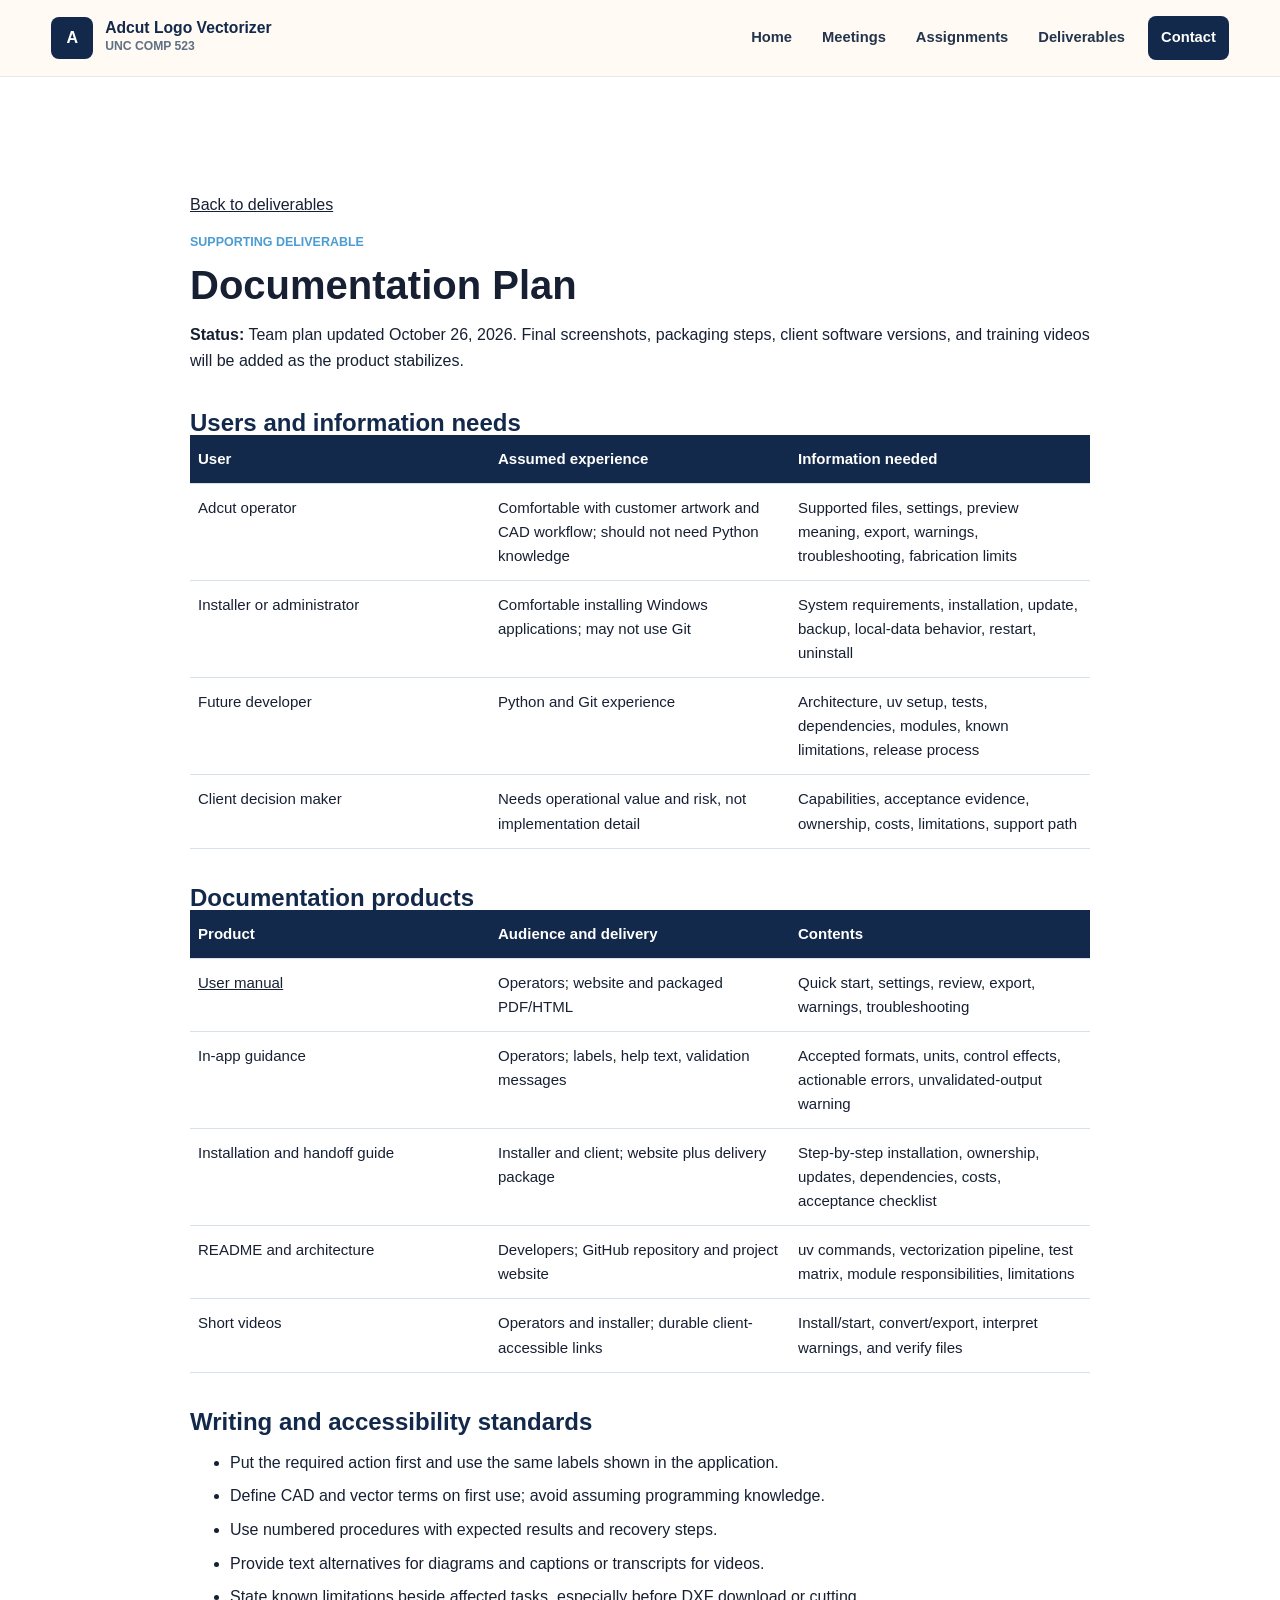
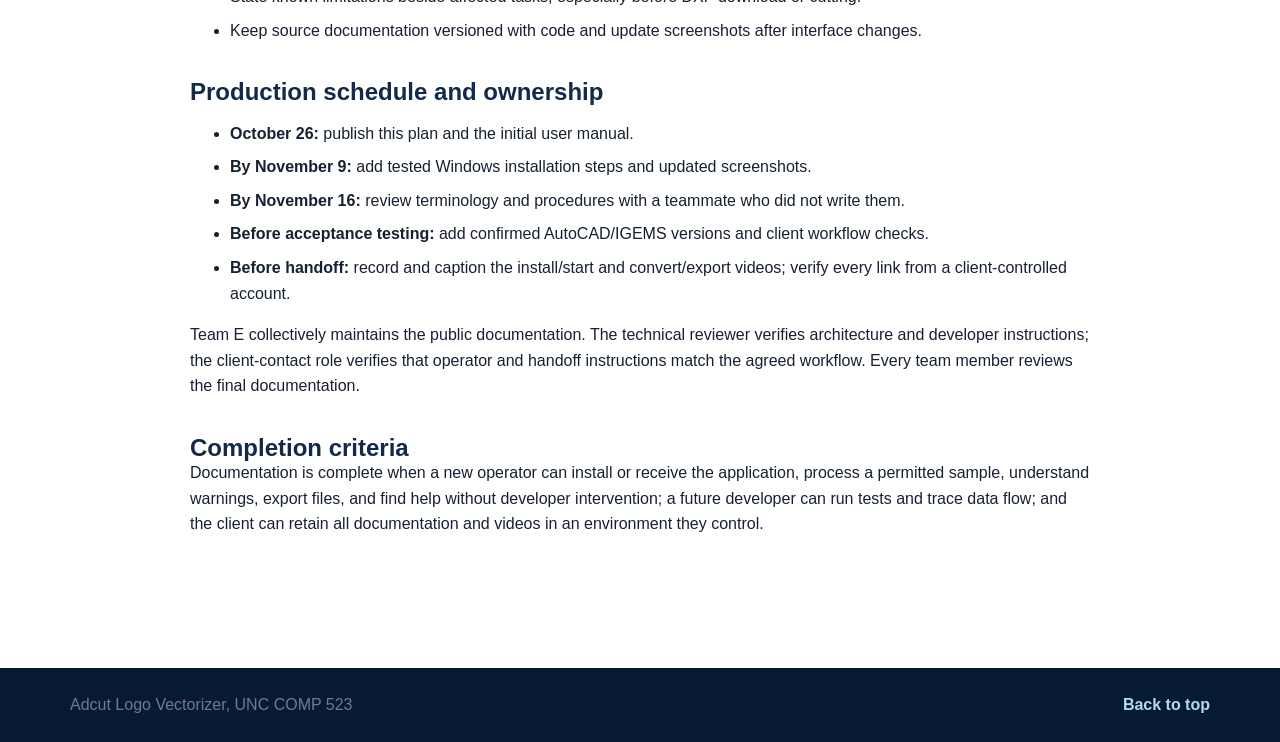
<file: documentation-plan.html>
<!DOCTYPE html>
<html lang="en"><head><meta charset="UTF-8"><meta name="viewport" content="width=device-width, initial-scale=1.0"><meta name="description" content="Documentation plan for the Adcut Logo Vectorizer."><title>Documentation Plan | Adcut Logo Vectorizer</title><link rel="stylesheet" href="styles.css"></head>
<body><header class="site-header" data-header><a class="brand" href="index.html"><span class="brand-mark" aria-hidden="true">A</span><span><strong>Adcut Logo Vectorizer</strong><small>UNC COMP 523</small></span></a><button class="nav-toggle" type="button" aria-label="Open navigation" aria-expanded="false" data-nav-toggle><span></span><span></span><span></span></button><nav class="site-nav" aria-label="Main navigation" data-nav><a href="index.html">Home</a><a href="meetings.html">Meetings</a><a href="assignments.html">Assignments</a><a href="deliverables.html" aria-current="location">Deliverables</a><a class="nav-cta" href="index.html#contact">Contact</a></nav></header>
  <main class="spec-document content-shell section-pad" id="top"><p><a href="deliverables.html">Back to deliverables</a></p><p class="eyebrow">Supporting Deliverable</p><h1>Documentation Plan</h1><p><strong>Status:</strong> Team plan updated October 26, 2026. Final screenshots, packaging steps, client software versions, and training videos will be added as the product stabilizes.</p>
    <section><h2>Users and information needs</h2><table class="course-checklist"><thead><tr><th>User</th><th>Assumed experience</th><th>Information needed</th></tr></thead><tbody><tr><td>Adcut operator</td><td>Comfortable with customer artwork and CAD workflow; should not need Python knowledge</td><td>Supported files, settings, preview meaning, export, warnings, troubleshooting, fabrication limits</td></tr><tr><td>Installer or administrator</td><td>Comfortable installing Windows applications; may not use Git</td><td>System requirements, installation, update, backup, local-data behavior, restart, uninstall</td></tr><tr><td>Future developer</td><td>Python and Git experience</td><td>Architecture, uv setup, tests, dependencies, modules, known limitations, release process</td></tr><tr><td>Client decision maker</td><td>Needs operational value and risk, not implementation detail</td><td>Capabilities, acceptance evidence, ownership, costs, limitations, support path</td></tr></tbody></table></section>
    <section><h2>Documentation products</h2><table class="course-checklist"><thead><tr><th>Product</th><th>Audience and delivery</th><th>Contents</th></tr></thead><tbody><tr><td><a href="user-manual.html">User manual</a></td><td>Operators; website and packaged PDF/HTML</td><td>Quick start, settings, review, export, warnings, troubleshooting</td></tr><tr><td>In-app guidance</td><td>Operators; labels, help text, validation messages</td><td>Accepted formats, units, control effects, actionable errors, unvalidated-output warning</td></tr><tr><td>Installation and handoff guide</td><td>Installer and client; website plus delivery package</td><td>Step-by-step installation, ownership, updates, dependencies, costs, acceptance checklist</td></tr><tr><td>README and architecture</td><td>Developers; GitHub repository and project website</td><td>uv commands, vectorization pipeline, test matrix, module responsibilities, limitations</td></tr><tr><td>Short videos</td><td>Operators and installer; durable client-accessible links</td><td>Install/start, convert/export, interpret warnings, and verify files</td></tr></tbody></table></section>
    <section><h2>Writing and accessibility standards</h2><ul><li>Put the required action first and use the same labels shown in the application.</li><li>Define CAD and vector terms on first use; avoid assuming programming knowledge.</li><li>Use numbered procedures with expected results and recovery steps.</li><li>Provide text alternatives for diagrams and captions or transcripts for videos.</li><li>State known limitations beside affected tasks, especially before DXF download or cutting.</li><li>Keep source documentation versioned with code and update screenshots after interface changes.</li></ul></section>
    <section><h2>Production schedule and ownership</h2><ul><li><strong>October 26:</strong> publish this plan and the initial user manual.</li><li><strong>By November 9:</strong> add tested Windows installation steps and updated screenshots.</li><li><strong>By November 16:</strong> review terminology and procedures with a teammate who did not write them.</li><li><strong>Before acceptance testing:</strong> add confirmed AutoCAD/IGEMS versions and client workflow checks.</li><li><strong>Before handoff:</strong> record and caption the install/start and convert/export videos; verify every link from a client-controlled account.</li></ul><p>Team E collectively maintains the public documentation. The technical reviewer verifies architecture and developer instructions; the client-contact role verifies that operator and handoff instructions match the agreed workflow. Every team member reviews the final documentation.</p></section>
    <section><h2>Completion criteria</h2><p>Documentation is complete when a new operator can install or receive the application, process a permitted sample, understand warnings, export files, and find help without developer intervention; a future developer can run tests and trace data flow; and the client can retain all documentation and videos in an environment they control.</p></section>
  </main><footer class="site-footer"><div class="content-shell footer-inner"><p>Adcut Logo Vectorizer, UNC COMP 523</p><a href="#top">Back to top</a></div></footer><script src="script.js"></script></body></html>
</file>
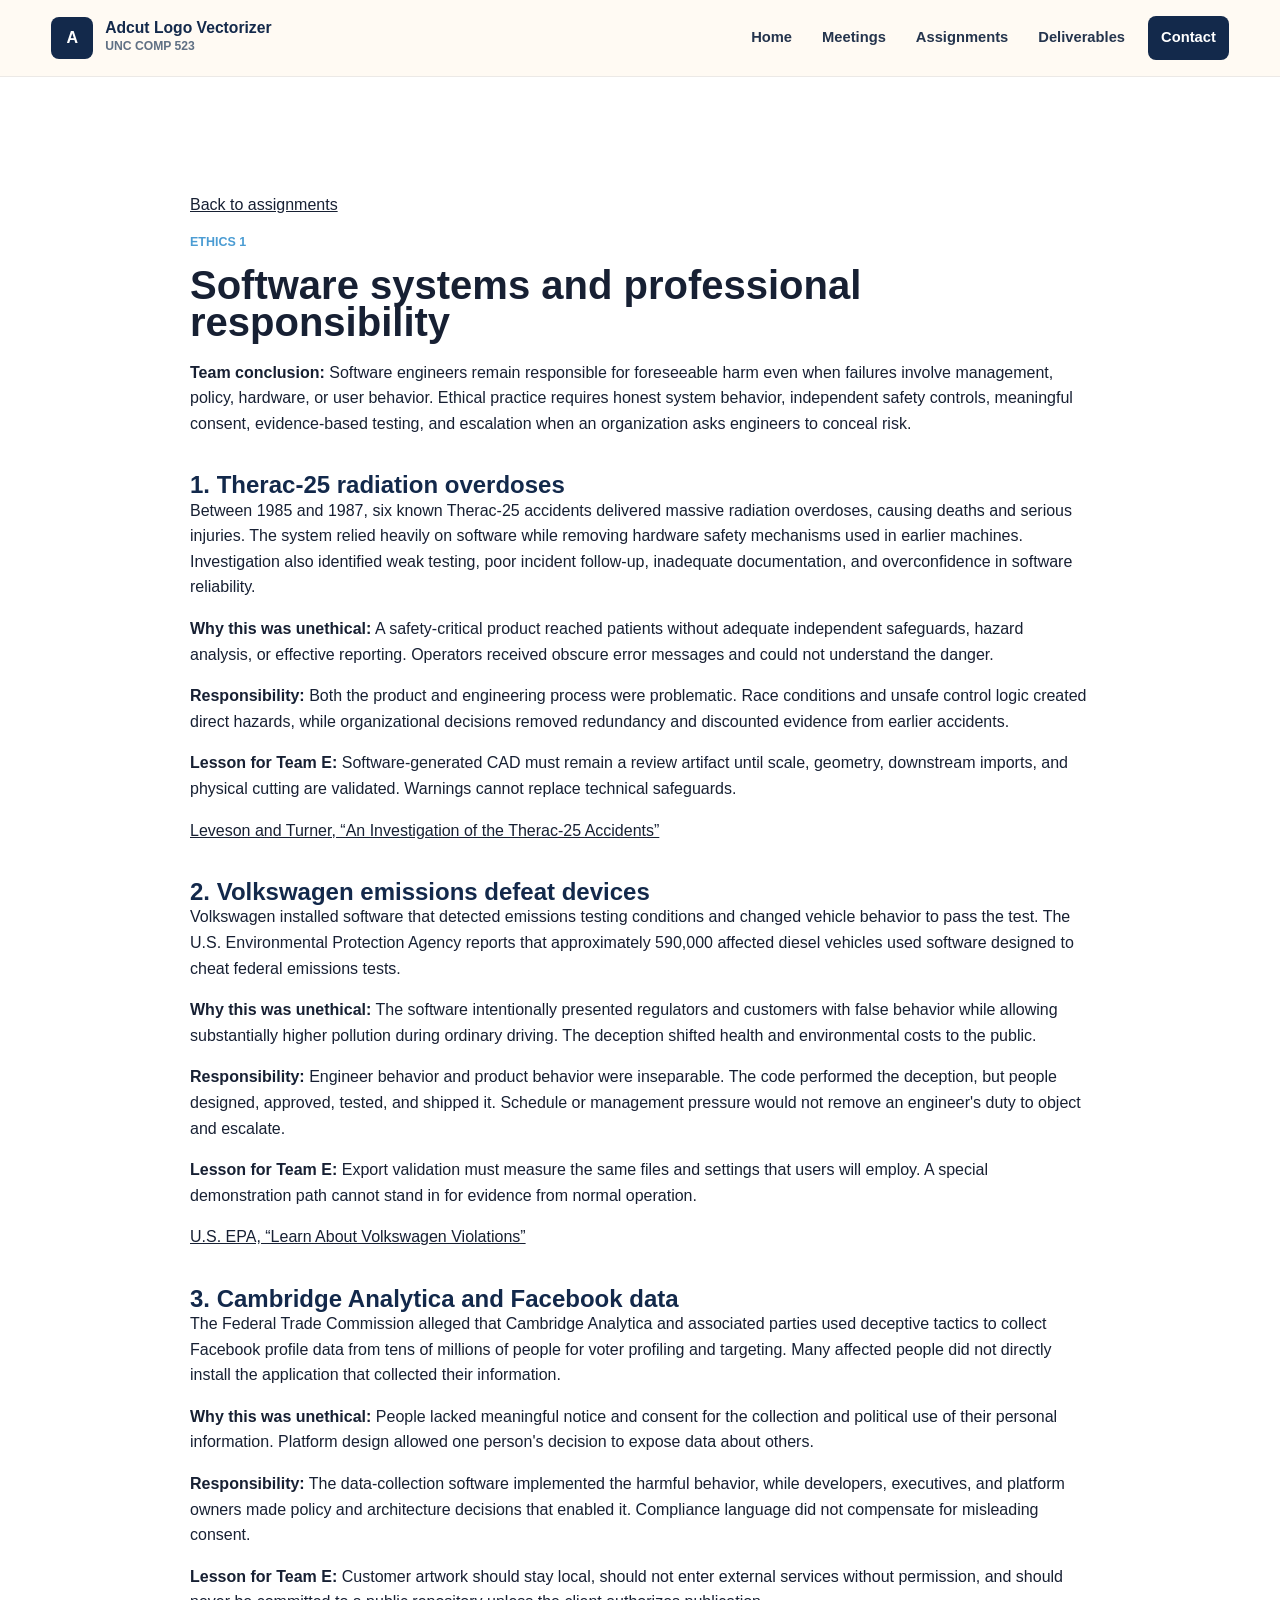
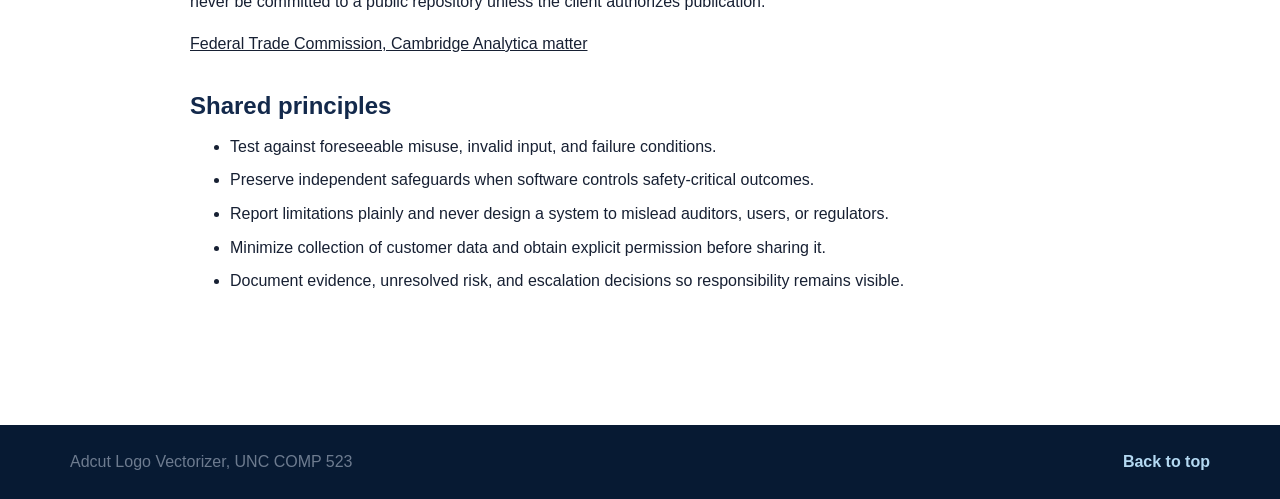
<file: ethics-1.html>
<!DOCTYPE html>
<html lang="en">
<head>
  <meta charset="UTF-8"><meta name="viewport" content="width=device-width, initial-scale=1.0">
  <meta name="description" content="Team E Ethics 1 discussion for UNC COMP 523.">
  <title>Ethics 1 | Adcut Logo Vectorizer</title><link rel="stylesheet" href="styles.css">
</head>
<body>
  <header class="site-header" data-header>
    <a class="brand" href="index.html"><span class="brand-mark" aria-hidden="true">A</span><span><strong>Adcut Logo Vectorizer</strong><small>UNC COMP 523</small></span></a>
    <button class="nav-toggle" type="button" aria-label="Open navigation" aria-expanded="false" data-nav-toggle><span></span><span></span><span></span></button>
    <nav class="site-nav" aria-label="Main navigation" data-nav><a href="index.html">Home</a><a href="meetings.html">Meetings</a><a href="assignments.html" aria-current="location">Assignments</a><a href="deliverables.html">Deliverables</a><a class="nav-cta" href="index.html#contact">Contact</a></nav>
  </header>
  <main class="spec-document content-shell section-pad" id="top">
    <p><a href="assignments.html">Back to assignments</a></p>
    <p class="eyebrow">Ethics 1</p><h1>Software systems and professional responsibility</h1>
    <p><strong>Team conclusion:</strong> Software engineers remain responsible for foreseeable harm even when failures involve management, policy, hardware, or user behavior. Ethical practice requires honest system behavior, independent safety controls, meaningful consent, evidence-based testing, and escalation when an organization asks engineers to conceal risk.</p>

    <section>
      <h2>1. Therac-25 radiation overdoses</h2>
      <p>Between 1985 and 1987, six known Therac-25 accidents delivered massive radiation overdoses, causing deaths and serious injuries. The system relied heavily on software while removing hardware safety mechanisms used in earlier machines. Investigation also identified weak testing, poor incident follow-up, inadequate documentation, and overconfidence in software reliability.</p>
      <p><strong>Why this was unethical:</strong> A safety-critical product reached patients without adequate independent safeguards, hazard analysis, or effective reporting. Operators received obscure error messages and could not understand the danger.</p>
      <p><strong>Responsibility:</strong> Both the product and engineering process were problematic. Race conditions and unsafe control logic created direct hazards, while organizational decisions removed redundancy and discounted evidence from earlier accidents.</p>
      <p><strong>Lesson for Team E:</strong> Software-generated CAD must remain a review artifact until scale, geometry, downstream imports, and physical cutting are validated. Warnings cannot replace technical safeguards.</p>
      <p><a href="https://web.mit.edu/6.033/2004/wwwdocs/papers/Therac_1.html">Leveson and Turner, “An Investigation of the Therac-25 Accidents”</a></p>
    </section>

    <section>
      <h2>2. Volkswagen emissions defeat devices</h2>
      <p>Volkswagen installed software that detected emissions testing conditions and changed vehicle behavior to pass the test. The U.S. Environmental Protection Agency reports that approximately 590,000 affected diesel vehicles used software designed to cheat federal emissions tests.</p>
      <p><strong>Why this was unethical:</strong> The software intentionally presented regulators and customers with false behavior while allowing substantially higher pollution during ordinary driving. The deception shifted health and environmental costs to the public.</p>
      <p><strong>Responsibility:</strong> Engineer behavior and product behavior were inseparable. The code performed the deception, but people designed, approved, tested, and shipped it. Schedule or management pressure would not remove an engineer's duty to object and escalate.</p>
      <p><strong>Lesson for Team E:</strong> Export validation must measure the same files and settings that users will employ. A special demonstration path cannot stand in for evidence from normal operation.</p>
      <p><a href="https://www.epa.gov/vw/learn-about-volkswagen-violations">U.S. EPA, “Learn About Volkswagen Violations”</a></p>
    </section>

    <section>
      <h2>3. Cambridge Analytica and Facebook data</h2>
      <p>The Federal Trade Commission alleged that Cambridge Analytica and associated parties used deceptive tactics to collect Facebook profile data from tens of millions of people for voter profiling and targeting. Many affected people did not directly install the application that collected their information.</p>
      <p><strong>Why this was unethical:</strong> People lacked meaningful notice and consent for the collection and political use of their personal information. Platform design allowed one person's decision to expose data about others.</p>
      <p><strong>Responsibility:</strong> The data-collection software implemented the harmful behavior, while developers, executives, and platform owners made policy and architecture decisions that enabled it. Compliance language did not compensate for misleading consent.</p>
      <p><strong>Lesson for Team E:</strong> Customer artwork should stay local, should not enter external services without permission, and should never be committed to a public repository unless the client authorizes publication.</p>
      <p><a href="https://www.ftc.gov/legal-library/browse/cases-proceedings/182-3107-cambridge-analytica-llc-matter">Federal Trade Commission, Cambridge Analytica matter</a></p>
    </section>

    <section><h2>Shared principles</h2><ul><li>Test against foreseeable misuse, invalid input, and failure conditions.</li><li>Preserve independent safeguards when software controls safety-critical outcomes.</li><li>Report limitations plainly and never design a system to mislead auditors, users, or regulators.</li><li>Minimize collection of customer data and obtain explicit permission before sharing it.</li><li>Document evidence, unresolved risk, and escalation decisions so responsibility remains visible.</li></ul></section>
  </main>
  <footer class="site-footer"><div class="content-shell footer-inner"><p>Adcut Logo Vectorizer, UNC COMP 523</p><a href="#top">Back to top</a></div></footer><script src="script.js"></script>
</body>
</html>
</file>
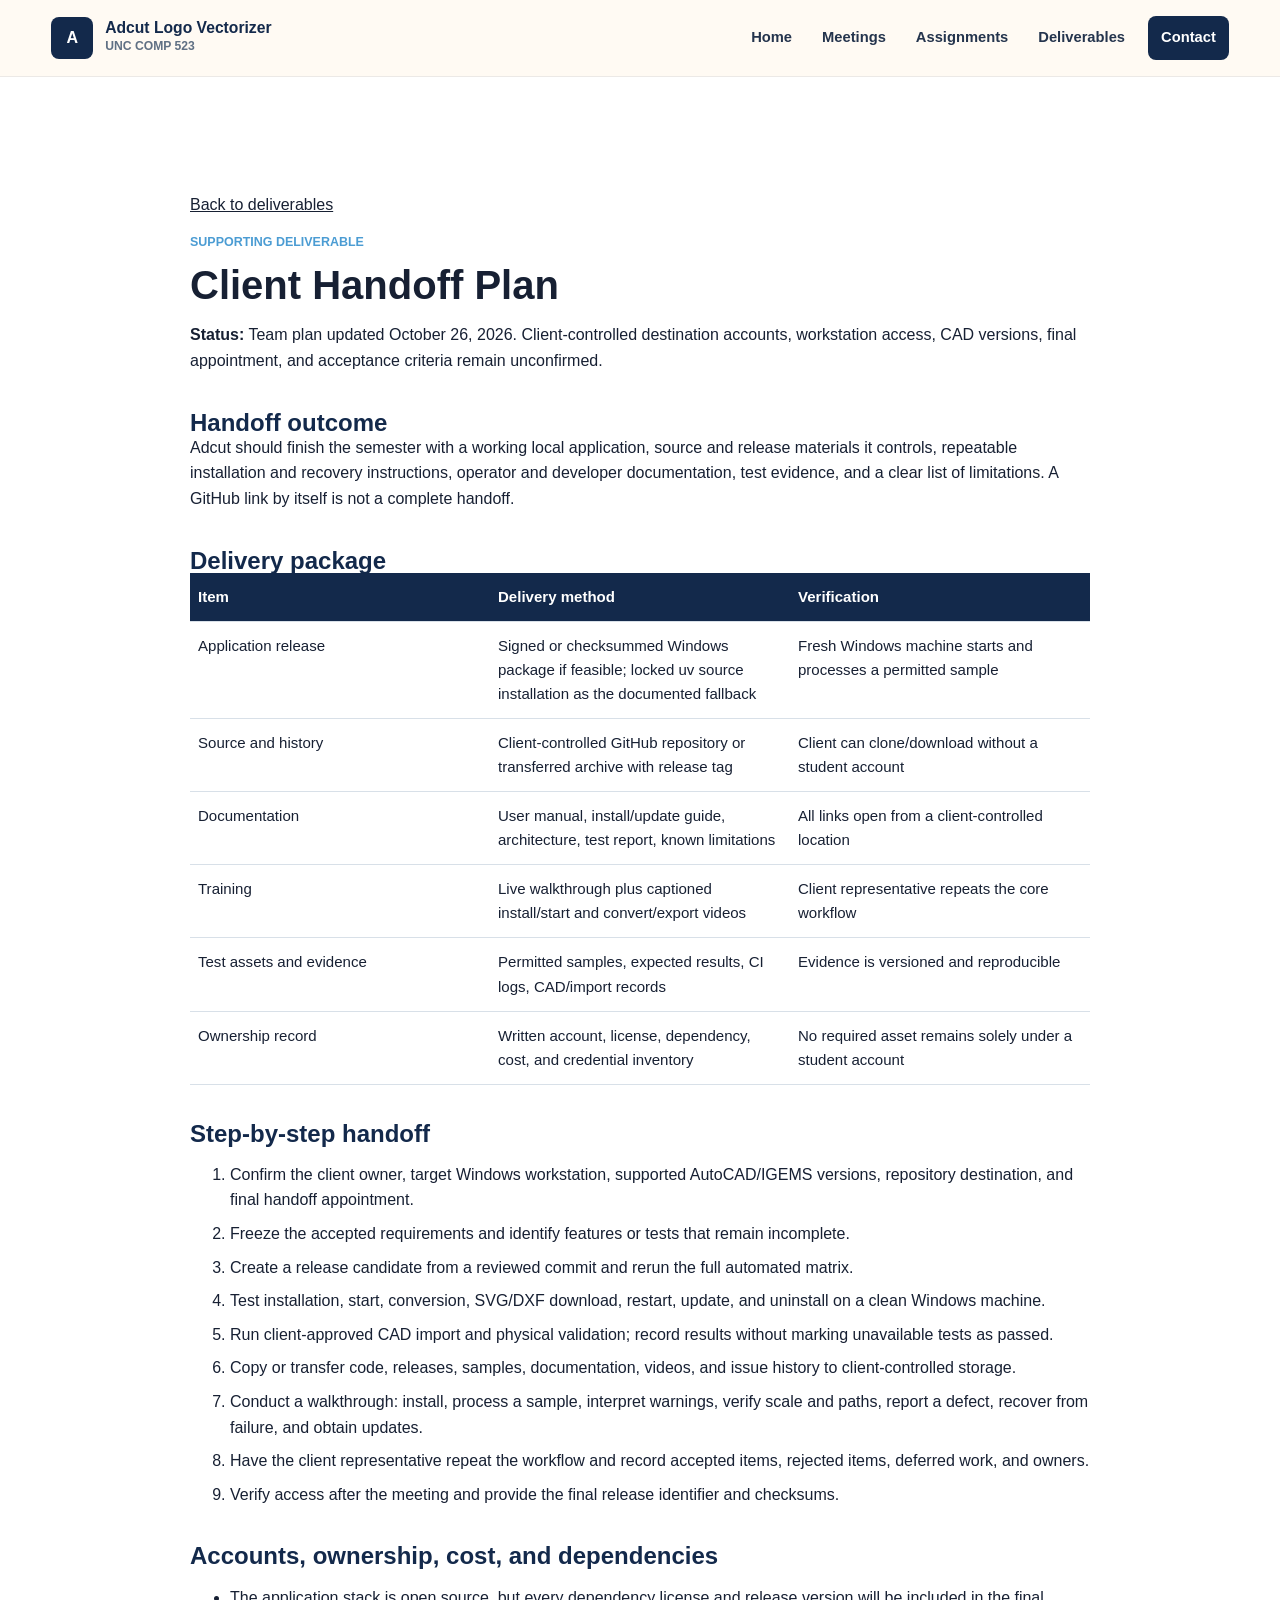
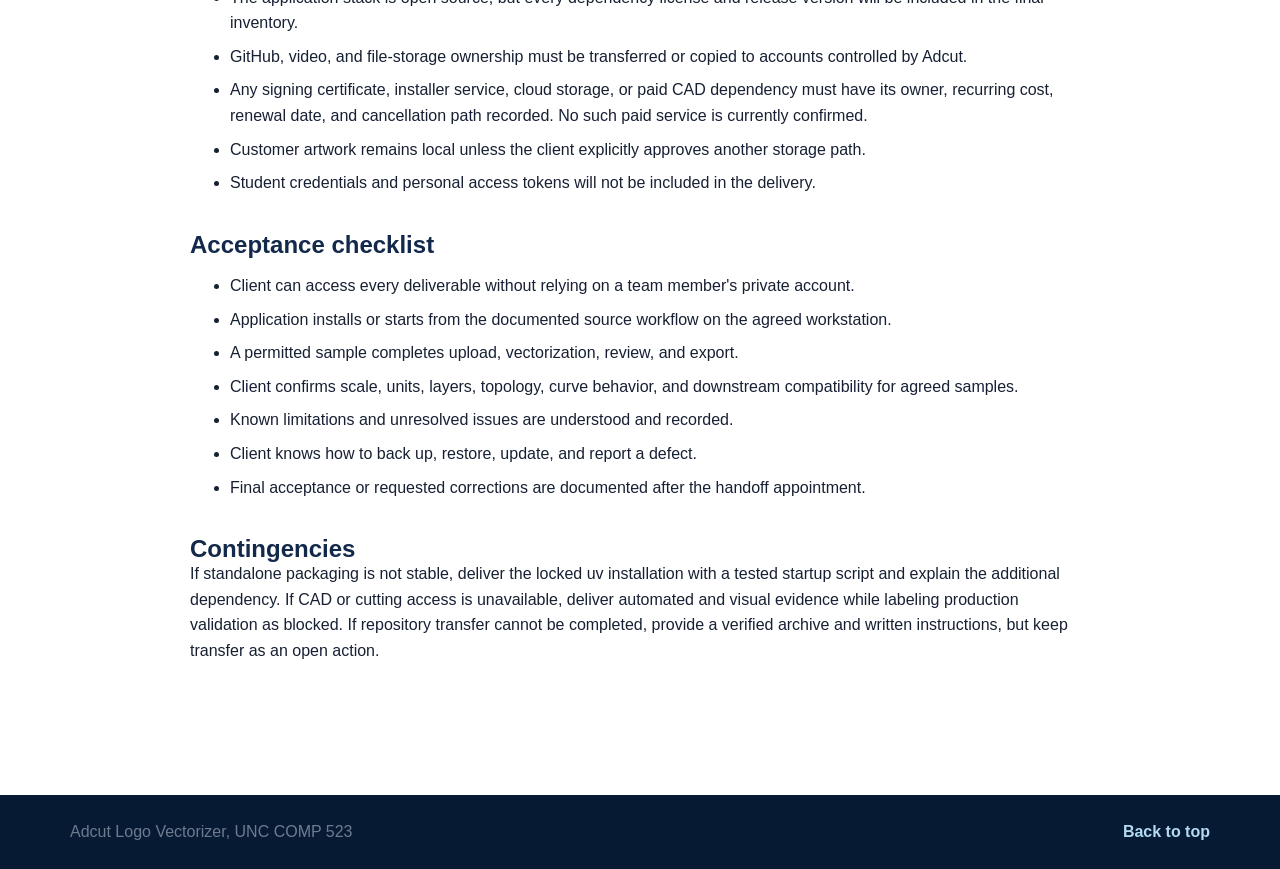
<file: handoff-plan.html>
<!DOCTYPE html>
<html lang="en">
<head><meta charset="UTF-8"><meta name="viewport" content="width=device-width, initial-scale=1.0"><meta name="description" content="Client handoff plan for the Adcut Logo Vectorizer."><title>Client Handoff Plan | Adcut Logo Vectorizer</title><link rel="stylesheet" href="styles.css"></head>
<body><header class="site-header" data-header><a class="brand" href="index.html"><span class="brand-mark" aria-hidden="true">A</span><span><strong>Adcut Logo Vectorizer</strong><small>UNC COMP 523</small></span></a><button class="nav-toggle" type="button" aria-label="Open navigation" aria-expanded="false" data-nav-toggle><span></span><span></span><span></span></button><nav class="site-nav" aria-label="Main navigation" data-nav><a href="index.html">Home</a><a href="meetings.html">Meetings</a><a href="assignments.html">Assignments</a><a href="deliverables.html" aria-current="location">Deliverables</a><a class="nav-cta" href="index.html#contact">Contact</a></nav></header>
  <main class="spec-document content-shell section-pad" id="top"><p><a href="deliverables.html">Back to deliverables</a></p><p class="eyebrow">Supporting Deliverable</p><h1>Client Handoff Plan</h1><p><strong>Status:</strong> Team plan updated October 26, 2026. Client-controlled destination accounts, workstation access, CAD versions, final appointment, and acceptance criteria remain unconfirmed.</p>
    <section><h2>Handoff outcome</h2><p>Adcut should finish the semester with a working local application, source and release materials it controls, repeatable installation and recovery instructions, operator and developer documentation, test evidence, and a clear list of limitations. A GitHub link by itself is not a complete handoff.</p></section>
    <section><h2>Delivery package</h2><table class="course-checklist"><thead><tr><th>Item</th><th>Delivery method</th><th>Verification</th></tr></thead><tbody><tr><td>Application release</td><td>Signed or checksummed Windows package if feasible; locked uv source installation as the documented fallback</td><td>Fresh Windows machine starts and processes a permitted sample</td></tr><tr><td>Source and history</td><td>Client-controlled GitHub repository or transferred archive with release tag</td><td>Client can clone/download without a student account</td></tr><tr><td>Documentation</td><td>User manual, install/update guide, architecture, test report, known limitations</td><td>All links open from a client-controlled location</td></tr><tr><td>Training</td><td>Live walkthrough plus captioned install/start and convert/export videos</td><td>Client representative repeats the core workflow</td></tr><tr><td>Test assets and evidence</td><td>Permitted samples, expected results, CI logs, CAD/import records</td><td>Evidence is versioned and reproducible</td></tr><tr><td>Ownership record</td><td>Written account, license, dependency, cost, and credential inventory</td><td>No required asset remains solely under a student account</td></tr></tbody></table></section>
    <section><h2>Step-by-step handoff</h2><ol><li>Confirm the client owner, target Windows workstation, supported AutoCAD/IGEMS versions, repository destination, and final handoff appointment.</li><li>Freeze the accepted requirements and identify features or tests that remain incomplete.</li><li>Create a release candidate from a reviewed commit and rerun the full automated matrix.</li><li>Test installation, start, conversion, SVG/DXF download, restart, update, and uninstall on a clean Windows machine.</li><li>Run client-approved CAD import and physical validation; record results without marking unavailable tests as passed.</li><li>Copy or transfer code, releases, samples, documentation, videos, and issue history to client-controlled storage.</li><li>Conduct a walkthrough: install, process a sample, interpret warnings, verify scale and paths, report a defect, recover from failure, and obtain updates.</li><li>Have the client representative repeat the workflow and record accepted items, rejected items, deferred work, and owners.</li><li>Verify access after the meeting and provide the final release identifier and checksums.</li></ol></section>
    <section><h2>Accounts, ownership, cost, and dependencies</h2><ul><li>The application stack is open source, but every dependency license and release version will be included in the final inventory.</li><li>GitHub, video, and file-storage ownership must be transferred or copied to accounts controlled by Adcut.</li><li>Any signing certificate, installer service, cloud storage, or paid CAD dependency must have its owner, recurring cost, renewal date, and cancellation path recorded. No such paid service is currently confirmed.</li><li>Customer artwork remains local unless the client explicitly approves another storage path.</li><li>Student credentials and personal access tokens will not be included in the delivery.</li></ul></section>
    <section><h2>Acceptance checklist</h2><ul><li>Client can access every deliverable without relying on a team member's private account.</li><li>Application installs or starts from the documented source workflow on the agreed workstation.</li><li>A permitted sample completes upload, vectorization, review, and export.</li><li>Client confirms scale, units, layers, topology, curve behavior, and downstream compatibility for agreed samples.</li><li>Known limitations and unresolved issues are understood and recorded.</li><li>Client knows how to back up, restore, update, and report a defect.</li><li>Final acceptance or requested corrections are documented after the handoff appointment.</li></ul></section>
    <section><h2>Contingencies</h2><p>If standalone packaging is not stable, deliver the locked uv installation with a tested startup script and explain the additional dependency. If CAD or cutting access is unavailable, deliver automated and visual evidence while labeling production validation as blocked. If repository transfer cannot be completed, provide a verified archive and written instructions, but keep transfer as an open action.</p></section>
  </main><footer class="site-footer"><div class="content-shell footer-inner"><p>Adcut Logo Vectorizer, UNC COMP 523</p><a href="#top">Back to top</a></div></footer><script src="script.js"></script></body></html>
</file>
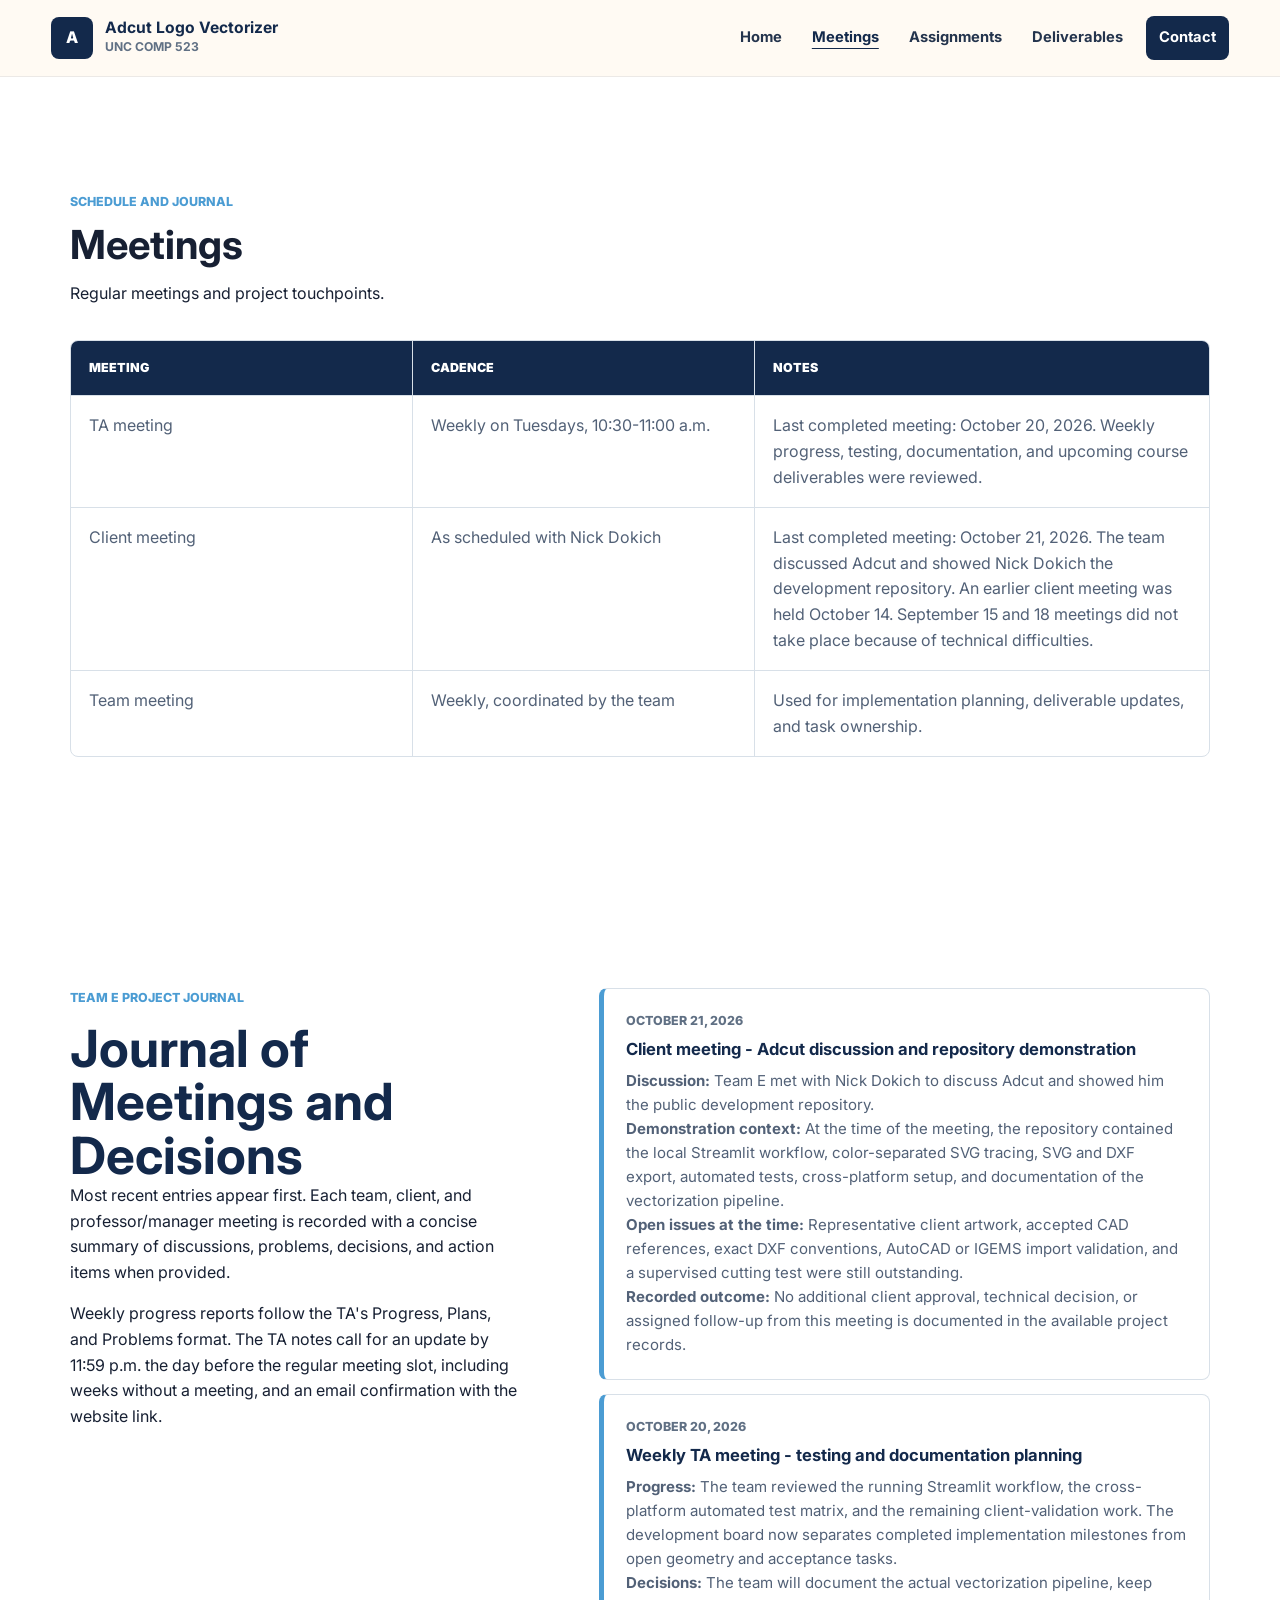
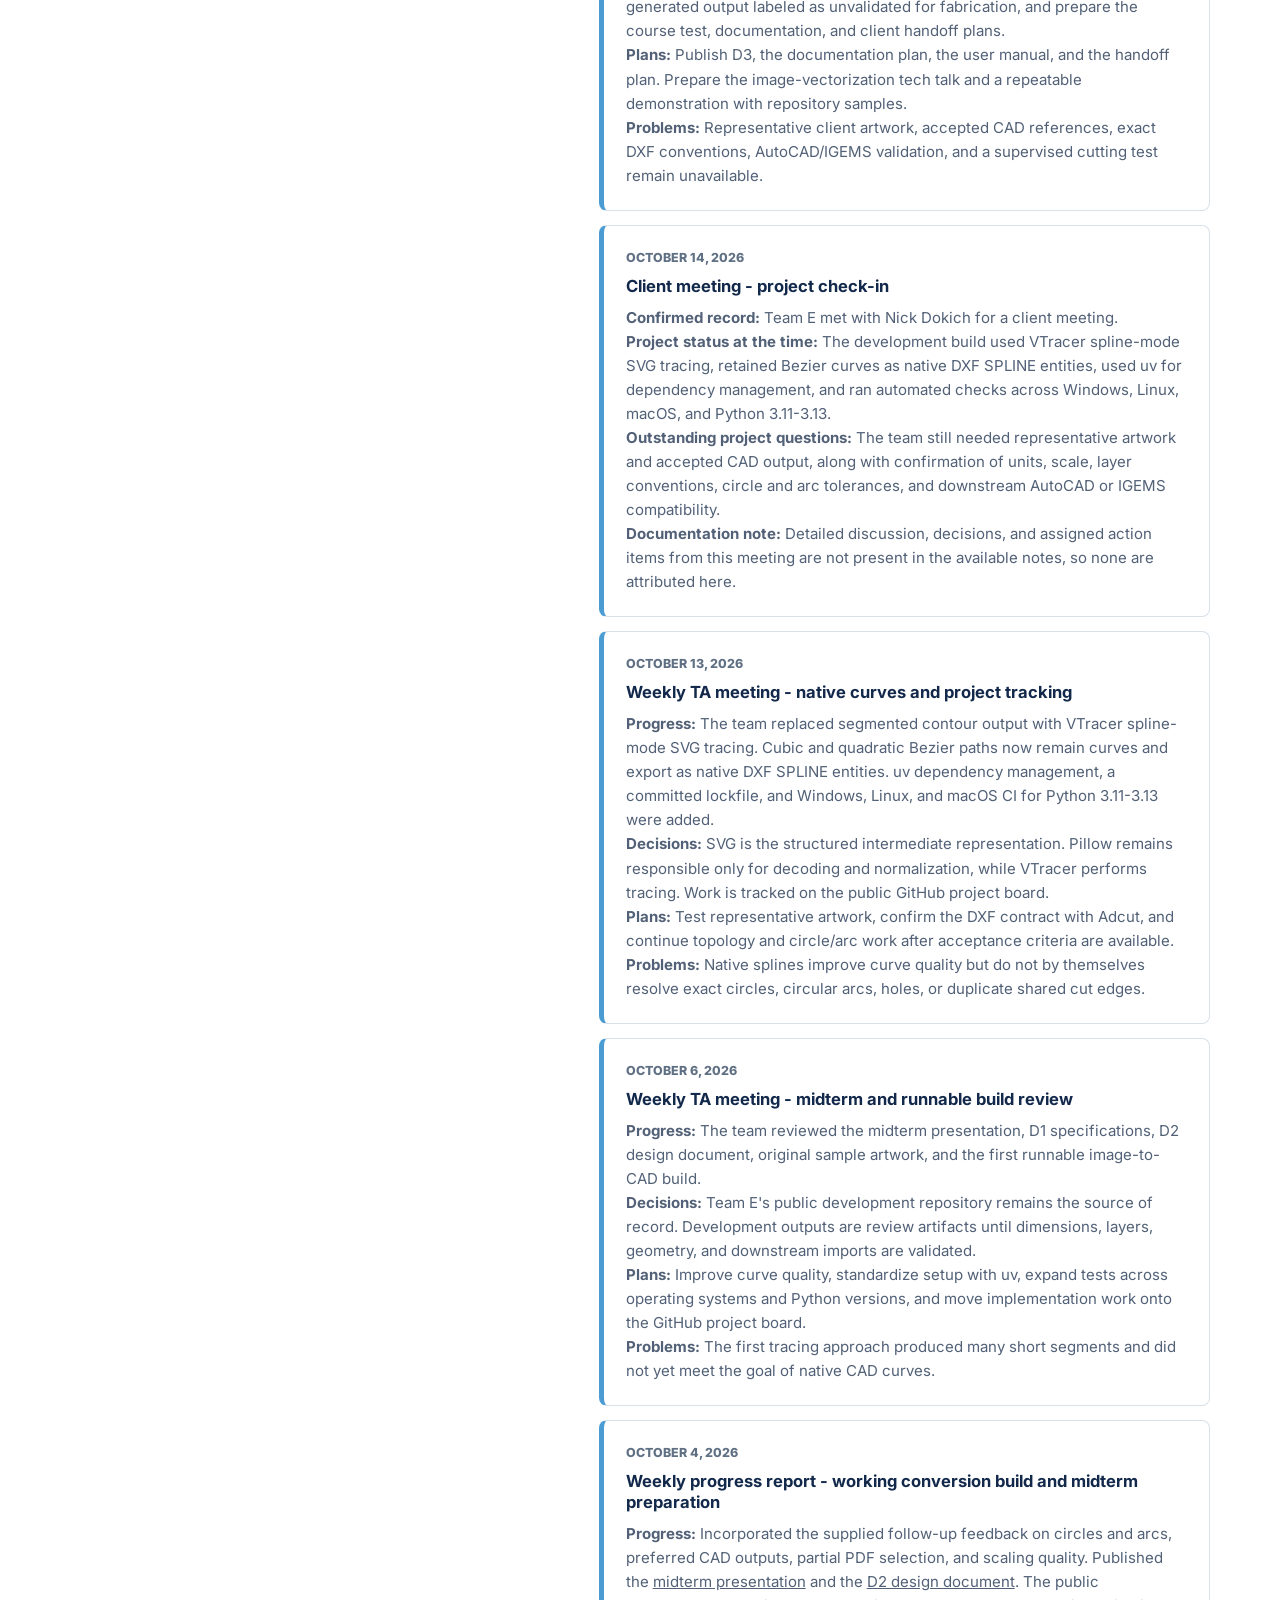
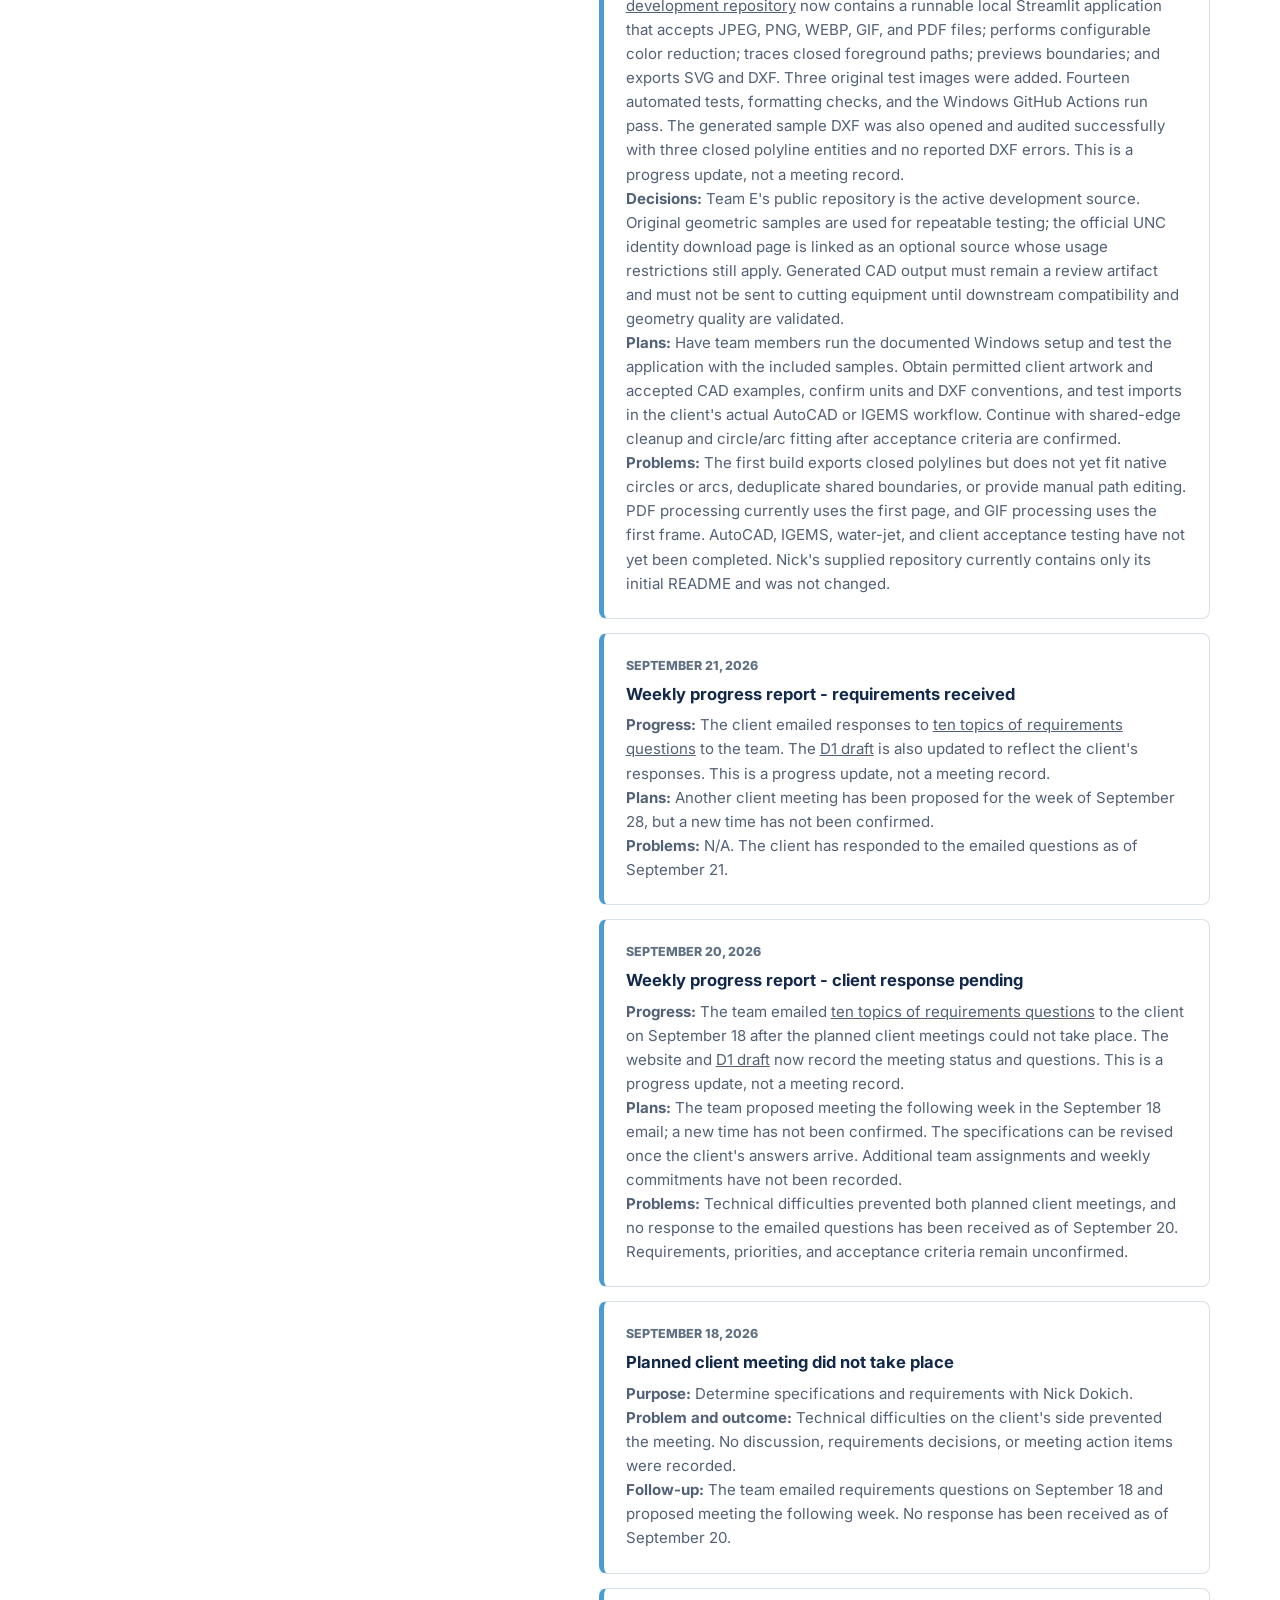
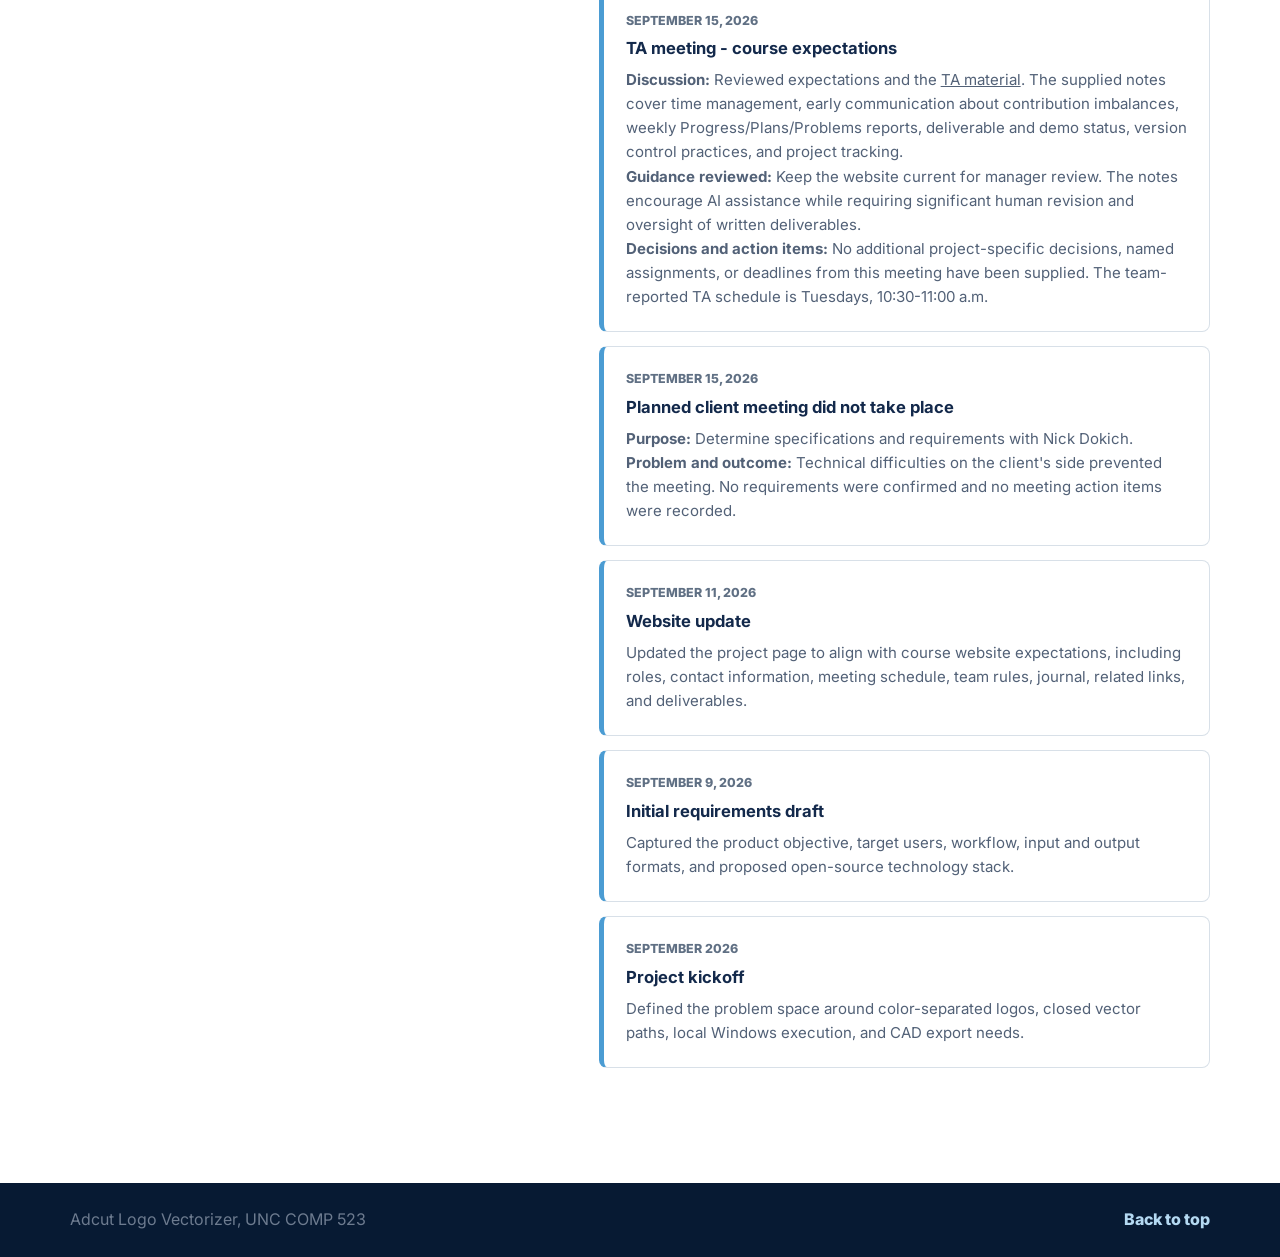
<file: meetings.html>
<!DOCTYPE html>
<html lang="en">
<head>
  <meta charset="UTF-8">
  <meta name="viewport" content="width=device-width, initial-scale=1.0">
  <meta name="description" content="Team E meeting schedule and journal of meetings and decisions.">
  <title>Meetings | Adcut Logo Vectorizer</title>
  <link rel="preconnect" href="https://fonts.googleapis.com">
  <link rel="preconnect" href="https://fonts.gstatic.com" crossorigin>
  <link href="https://fonts.googleapis.com/css2?family=Inter:wght@400;500;600;700;800&display=swap" rel="stylesheet">
  <link rel="stylesheet" href="styles.css">
</head>
<body>
  <header class="site-header" data-header>
    <a class="brand" href="index.html#top" aria-label="Adcut Logo Vectorizer home">
      <span class="brand-mark" aria-hidden="true">A</span>
      <span>
        <strong>Adcut Logo Vectorizer</strong>
        <small>UNC COMP 523</small>
      </span>
    </a>
    <button class="nav-toggle" type="button" aria-label="Open navigation" aria-expanded="false" data-nav-toggle>
      <span></span>
      <span></span>
      <span></span>
    </button>
    <nav class="site-nav" aria-label="Main navigation" data-nav>
      <a href="index.html">Home</a>
      <a href="meetings.html" aria-current="page">Meetings</a>
      <a href="assignments.html">Assignments</a>
      <a href="deliverables.html">Deliverables</a>
      <a class="nav-cta" href="index.html#contact">Contact</a>
    </nav>
  </header>

  <main id="top">
    <section class="section-pad" id="meetings">
      <div class="content-shell">
        <div class="section-heading">
          <p class="eyebrow">Schedule and Journal</p>
          <h1 class="page-title">Meetings</h1>
          <p>Regular meetings and project touchpoints.</p>
        </div>
        <div class="schedule-table" role="table" aria-label="Regular meeting schedule">
          <div role="row" class="table-head">
            <span role="columnheader">Meeting</span>
            <span role="columnheader">Cadence</span>
            <span role="columnheader">Notes</span>
          </div>
          <div role="row">
            <span role="cell">TA meeting</span>
            <span role="cell">Weekly on Tuesdays, 10:30-11:00 a.m.</span>
            <span role="cell">Last completed meeting: October 20, 2026. Weekly progress, testing, documentation, and upcoming course deliverables were reviewed.</span>
          </div>
          <div role="row">
            <span role="cell">Client meeting</span>
            <span role="cell">As scheduled with Nick Dokich</span>
            <span role="cell">Last completed meeting: October 21, 2026. The team discussed Adcut and showed Nick Dokich the development repository. An earlier client meeting was held October 14. September 15 and 18 meetings did not take place because of technical difficulties.</span>
          </div>
          <div role="row">
            <span role="cell">Team meeting</span>
            <span role="cell">Weekly, coordinated by the team</span>
            <span role="cell">Used for implementation planning, deliverable updates, and task ownership.</span>
          </div>
        </div>
      </div>
    </section>

    <section class="section-pad" id="journal">
      <div class="content-shell journal-layout">
        <div>
          <p class="eyebrow">Team E Project Journal</p>
          <h2>Journal of Meetings and Decisions</h2>
          <p>Most recent entries appear first. Each team, client, and professor/manager meeting is recorded with a concise summary of discussions, problems, decisions, and action items when provided.</p>
          <p>Weekly progress reports follow the TA's Progress, Plans, and Problems format. The TA notes call for an update by 11:59 p.m. the day before the regular meeting slot, including weeks without a meeting, and an email confirmation with the website link.</p>
        </div>
        <div class="journal-list">
          <article>
            <time datetime="2026-10-21">October 21, 2026</time>
            <h3>Client meeting - Adcut discussion and repository demonstration</h3>
            <p><strong>Discussion:</strong> Team E met with Nick Dokich to discuss Adcut and showed him the public development repository.</p>
            <p><strong>Demonstration context:</strong> At the time of the meeting, the repository contained the local Streamlit workflow, color-separated SVG tracing, SVG and DXF export, automated tests, cross-platform setup, and documentation of the vectorization pipeline.</p>
            <p><strong>Open issues at the time:</strong> Representative client artwork, accepted CAD references, exact DXF conventions, AutoCAD or IGEMS import validation, and a supervised cutting test were still outstanding.</p>
            <p><strong>Recorded outcome:</strong> No additional client approval, technical decision, or assigned follow-up from this meeting is documented in the available project records.</p>
          </article>
          <article>
            <time datetime="2026-10-20">October 20, 2026</time>
            <h3>Weekly TA meeting - testing and documentation planning</h3>
            <p><strong>Progress:</strong> The team reviewed the running Streamlit workflow, the cross-platform automated test matrix, and the remaining client-validation work. The development board now separates completed implementation milestones from open geometry and acceptance tasks.</p>
            <p><strong>Decisions:</strong> The team will document the actual vectorization pipeline, keep generated output labeled as unvalidated for fabrication, and prepare the course test, documentation, and client handoff plans.</p>
            <p><strong>Plans:</strong> Publish D3, the documentation plan, the user manual, and the handoff plan. Prepare the image-vectorization tech talk and a repeatable demonstration with repository samples.</p>
            <p><strong>Problems:</strong> Representative client artwork, accepted CAD references, exact DXF conventions, AutoCAD/IGEMS validation, and a supervised cutting test remain unavailable.</p>
          </article>
          <article>
            <time datetime="2026-10-14">October 14, 2026</time>
            <h3>Client meeting - project check-in</h3>
            <p><strong>Confirmed record:</strong> Team E met with Nick Dokich for a client meeting.</p>
            <p><strong>Project status at the time:</strong> The development build used VTracer spline-mode SVG tracing, retained Bezier curves as native DXF SPLINE entities, used uv for dependency management, and ran automated checks across Windows, Linux, macOS, and Python 3.11-3.13.</p>
            <p><strong>Outstanding project questions:</strong> The team still needed representative artwork and accepted CAD output, along with confirmation of units, scale, layer conventions, circle and arc tolerances, and downstream AutoCAD or IGEMS compatibility.</p>
            <p><strong>Documentation note:</strong> Detailed discussion, decisions, and assigned action items from this meeting are not present in the available notes, so none are attributed here.</p>
          </article>
          <article>
            <time datetime="2026-10-13">October 13, 2026</time>
            <h3>Weekly TA meeting - native curves and project tracking</h3>
            <p><strong>Progress:</strong> The team replaced segmented contour output with VTracer spline-mode SVG tracing. Cubic and quadratic Bezier paths now remain curves and export as native DXF SPLINE entities. uv dependency management, a committed lockfile, and Windows, Linux, and macOS CI for Python 3.11-3.13 were added.</p>
            <p><strong>Decisions:</strong> SVG is the structured intermediate representation. Pillow remains responsible only for decoding and normalization, while VTracer performs tracing. Work is tracked on the public GitHub project board.</p>
            <p><strong>Plans:</strong> Test representative artwork, confirm the DXF contract with Adcut, and continue topology and circle/arc work after acceptance criteria are available.</p>
            <p><strong>Problems:</strong> Native splines improve curve quality but do not by themselves resolve exact circles, circular arcs, holes, or duplicate shared cut edges.</p>
          </article>
          <article>
            <time datetime="2026-10-06">October 6, 2026</time>
            <h3>Weekly TA meeting - midterm and runnable build review</h3>
            <p><strong>Progress:</strong> The team reviewed the midterm presentation, D1 specifications, D2 design document, original sample artwork, and the first runnable image-to-CAD build.</p>
            <p><strong>Decisions:</strong> Team E's public development repository remains the source of record. Development outputs are review artifacts until dimensions, layers, geometry, and downstream imports are validated.</p>
            <p><strong>Plans:</strong> Improve curve quality, standardize setup with uv, expand tests across operating systems and Python versions, and move implementation work onto the GitHub project board.</p>
            <p><strong>Problems:</strong> The first tracing approach produced many short segments and did not yet meet the goal of native CAD curves.</p>
          </article>
          <article>
            <time datetime="2026-10-04">October 4, 2026</time>
            <h3>Weekly progress report - working conversion build and midterm preparation</h3>
            <p><strong>Progress:</strong> Incorporated the supplied follow-up feedback on circles and arcs, preferred CAD outputs, partial PDF selection, and scaling quality. Published the <a href="https://docs.google.com/presentation/d/118mVT3tOhR-2WCXMzADdkC0qfY0RijvJvJpLnFfj8ms/edit?usp=sharing">midterm presentation</a> and the <a href="design-document.html">D2 design document</a>. The public <a href="https://github.com/jennifer566/adcut-logo-vectorizer">development repository</a> now contains a runnable local Streamlit application that accepts JPEG, PNG, WEBP, GIF, and PDF files; performs configurable color reduction; traces closed foreground paths; previews boundaries; and exports SVG and DXF. Three original test images were added. Fourteen automated tests, formatting checks, and the Windows GitHub Actions run pass. The generated sample DXF was also opened and audited successfully with three closed polyline entities and no reported DXF errors. This is a progress update, not a meeting record.</p>
            <p><strong>Decisions:</strong> Team E's public repository is the active development source. Original geometric samples are used for repeatable testing; the official UNC identity download page is linked as an optional source whose usage restrictions still apply. Generated CAD output must remain a review artifact and must not be sent to cutting equipment until downstream compatibility and geometry quality are validated.</p>
            <p><strong>Plans:</strong> Have team members run the documented Windows setup and test the application with the included samples. Obtain permitted client artwork and accepted CAD examples, confirm units and DXF conventions, and test imports in the client's actual AutoCAD or IGEMS workflow. Continue with shared-edge cleanup and circle/arc fitting after acceptance criteria are confirmed.</p>
            <p><strong>Problems:</strong> The first build exports closed polylines but does not yet fit native circles or arcs, deduplicate shared boundaries, or provide manual path editing. PDF processing currently uses the first page, and GIF processing uses the first frame. AutoCAD, IGEMS, water-jet, and client acceptance testing have not yet been completed. Nick's supplied repository currently contains only its initial README and was not changed.</p>
          </article>
          <article>
            <time datetime="2026-09-20">September 21, 2026</time>
            <h3>Weekly progress report - requirements received </h3>
            <p><strong>Progress:</strong> The client emailed responses to <a href="specifications.html#client-questions"> ten topics of requirements questions</a> to the team. The <a href="specifications.html">D1 draft</a> is also updated to reflect the client's responses. This is a progress update, not a meeting record.</p>
            <p><strong>Plans:</strong> Another client meeting has been proposed for the week of September 28, but a new time has not been confirmed.</p>
            <p><strong>Problems:</strong> N/A. The client has responded to the emailed questions as of September 21.</p>
          </article>
          <article>
            <time datetime="2026-09-20">September 20, 2026</time>
            <h3>Weekly progress report - client response pending</h3>
            <p><strong>Progress:</strong> The team emailed <a href="specifications.html#client-questions">ten topics of requirements questions</a> to the client on September 18 after the planned client meetings could not take place. The website and <a href="specifications.html">D1 draft</a> now record the meeting status and questions. This is a progress update, not a meeting record.</p>
            <p><strong>Plans:</strong> The team proposed meeting the following week in the September 18 email; a new time has not been confirmed. The specifications can be revised once the client's answers arrive. Additional team assignments and weekly commitments have not been recorded.</p>
            <p><strong>Problems:</strong> Technical difficulties prevented both planned client meetings, and no response to the emailed questions has been received as of September 20. Requirements, priorities, and acceptance criteria remain unconfirmed.</p>
          </article>
          <article>
            <time datetime="2026-09-18">September 18, 2026</time>
            <h3>Planned client meeting did not take place</h3>
            <p><strong>Purpose:</strong> Determine specifications and requirements with Nick Dokich.</p>
            <p><strong>Problem and outcome:</strong> Technical difficulties on the client's side prevented the meeting. No discussion, requirements decisions, or meeting action items were recorded.</p>
            <p><strong>Follow-up:</strong> The team emailed requirements questions on September 18 and proposed meeting the following week. No response has been received as of September 20.</p>
          </article>
          <article>
            <time datetime="2026-09-15">September 15, 2026</time>
            <h3>TA meeting - course expectations</h3>
            <p><strong>Discussion:</strong> Reviewed expectations and the <a href="https://hackmd.io/zci0WxDvSfC9OpvXnEK2Aw?view">TA material</a>. The supplied notes cover time management, early communication about contribution imbalances, weekly Progress/Plans/Problems reports, deliverable and demo status, version control practices, and project tracking.</p>
            <p><strong>Guidance reviewed:</strong> Keep the website current for manager review. The notes encourage AI assistance while requiring significant human revision and oversight of written deliverables.</p>
            <p><strong>Decisions and action items:</strong> No additional project-specific decisions, named assignments, or deadlines from this meeting have been supplied. The team-reported TA schedule is Tuesdays, 10:30-11:00 a.m.</p>
          </article>
          <article>
            <time datetime="2026-09-15">September 15, 2026</time>
            <h3>Planned client meeting did not take place</h3>
            <p><strong>Purpose:</strong> Determine specifications and requirements with Nick Dokich.</p>
            <p><strong>Problem and outcome:</strong> Technical difficulties on the client's side prevented the meeting. No requirements were confirmed and no meeting action items were recorded.</p>
          </article>
          <article>
            <time datetime="2026-09-11">September 11, 2026</time>
            <h3>Website update</h3>
            <p>Updated the project page to align with course website expectations, including roles, contact information, meeting schedule, team rules, journal, related links, and deliverables.</p>
          </article>
          <article>
            <time datetime="2026-09-09">September 9, 2026</time>
            <h3>Initial requirements draft</h3>
            <p>Captured the product objective, target users, workflow, input and output formats, and proposed open-source technology stack.</p>
          </article>
          <article>
            <time datetime="2026-09">September 2026</time>
            <h3>Project kickoff</h3>
            <p>Defined the problem space around color-separated logos, closed vector paths, local Windows execution, and CAD export needs.</p>
          </article>
        </div>
      </div>
    </section>
  </main>

  <footer class="site-footer">
    <div class="content-shell footer-inner">
      <p>Adcut Logo Vectorizer, UNC COMP 523</p>
      <a href="#top">Back to top</a>
    </div>
  </footer>

  <script src="script.js"></script>
</body>
</html>
</file>
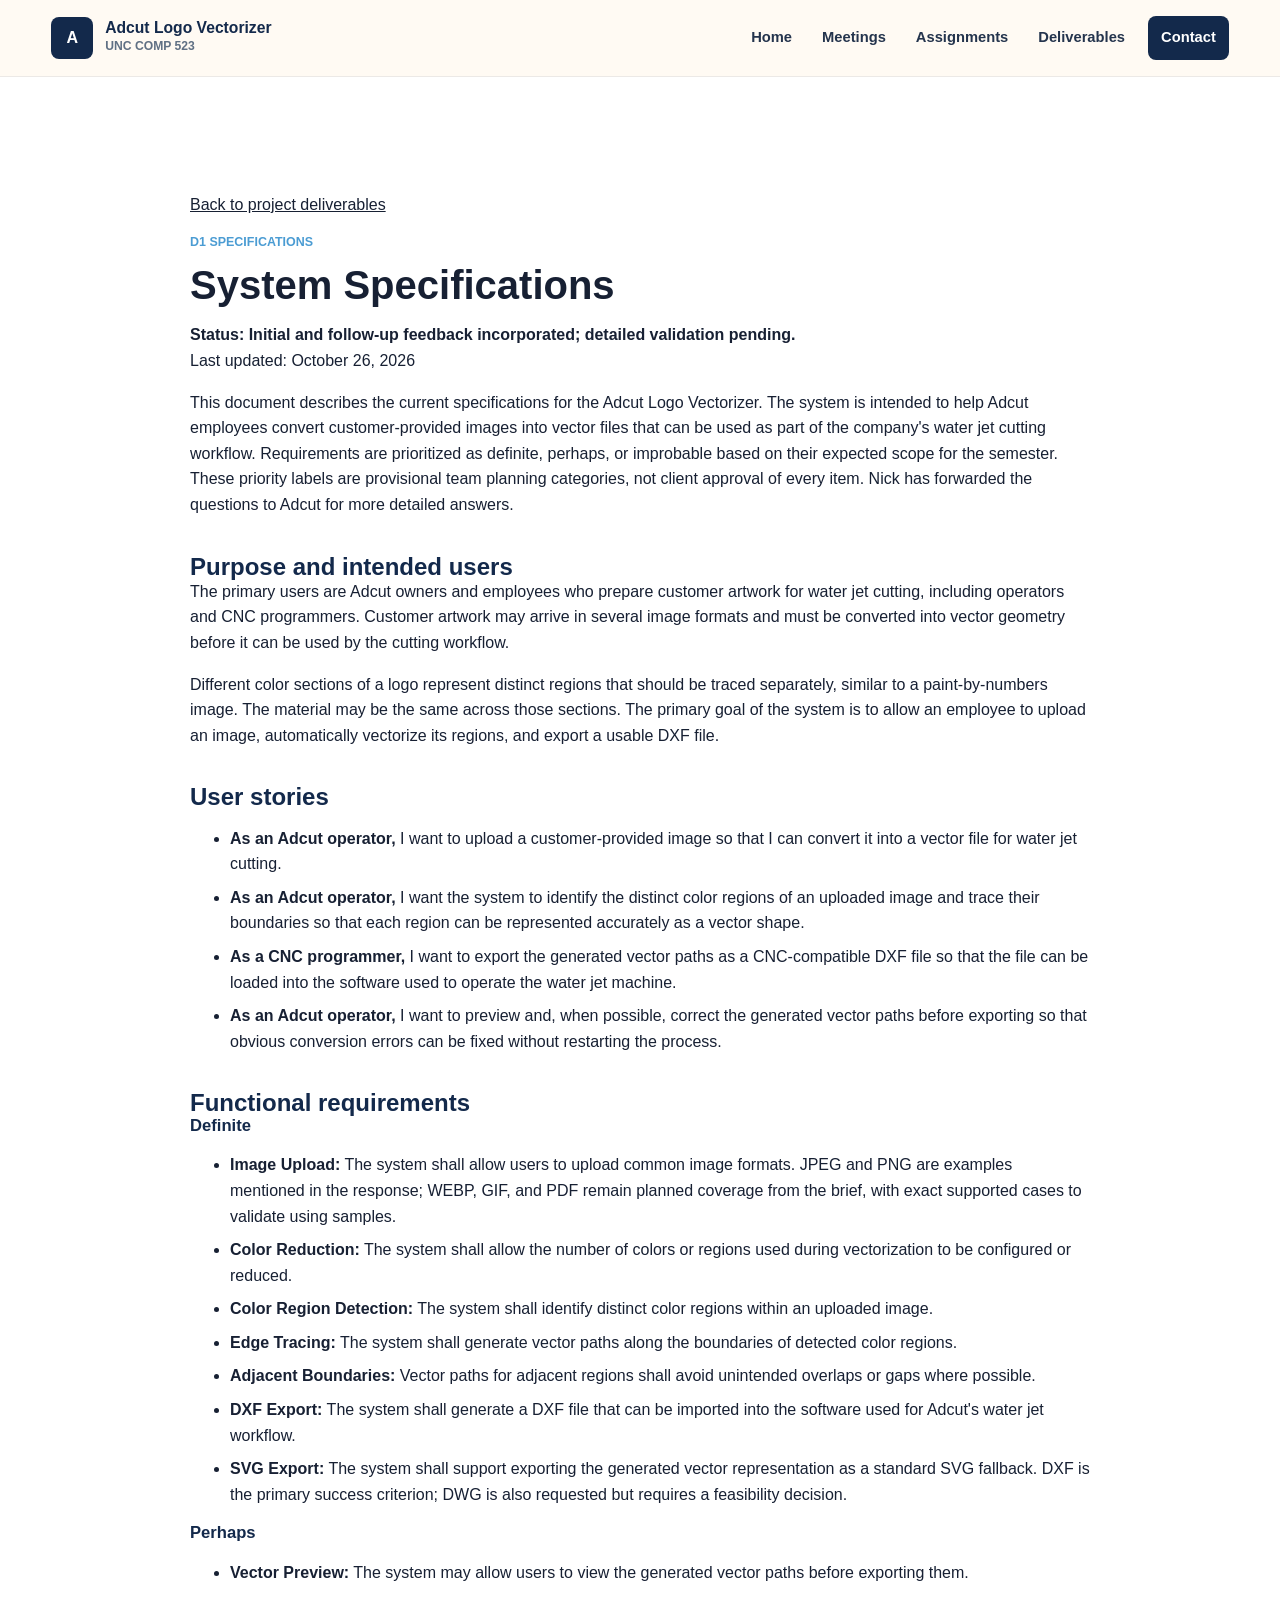
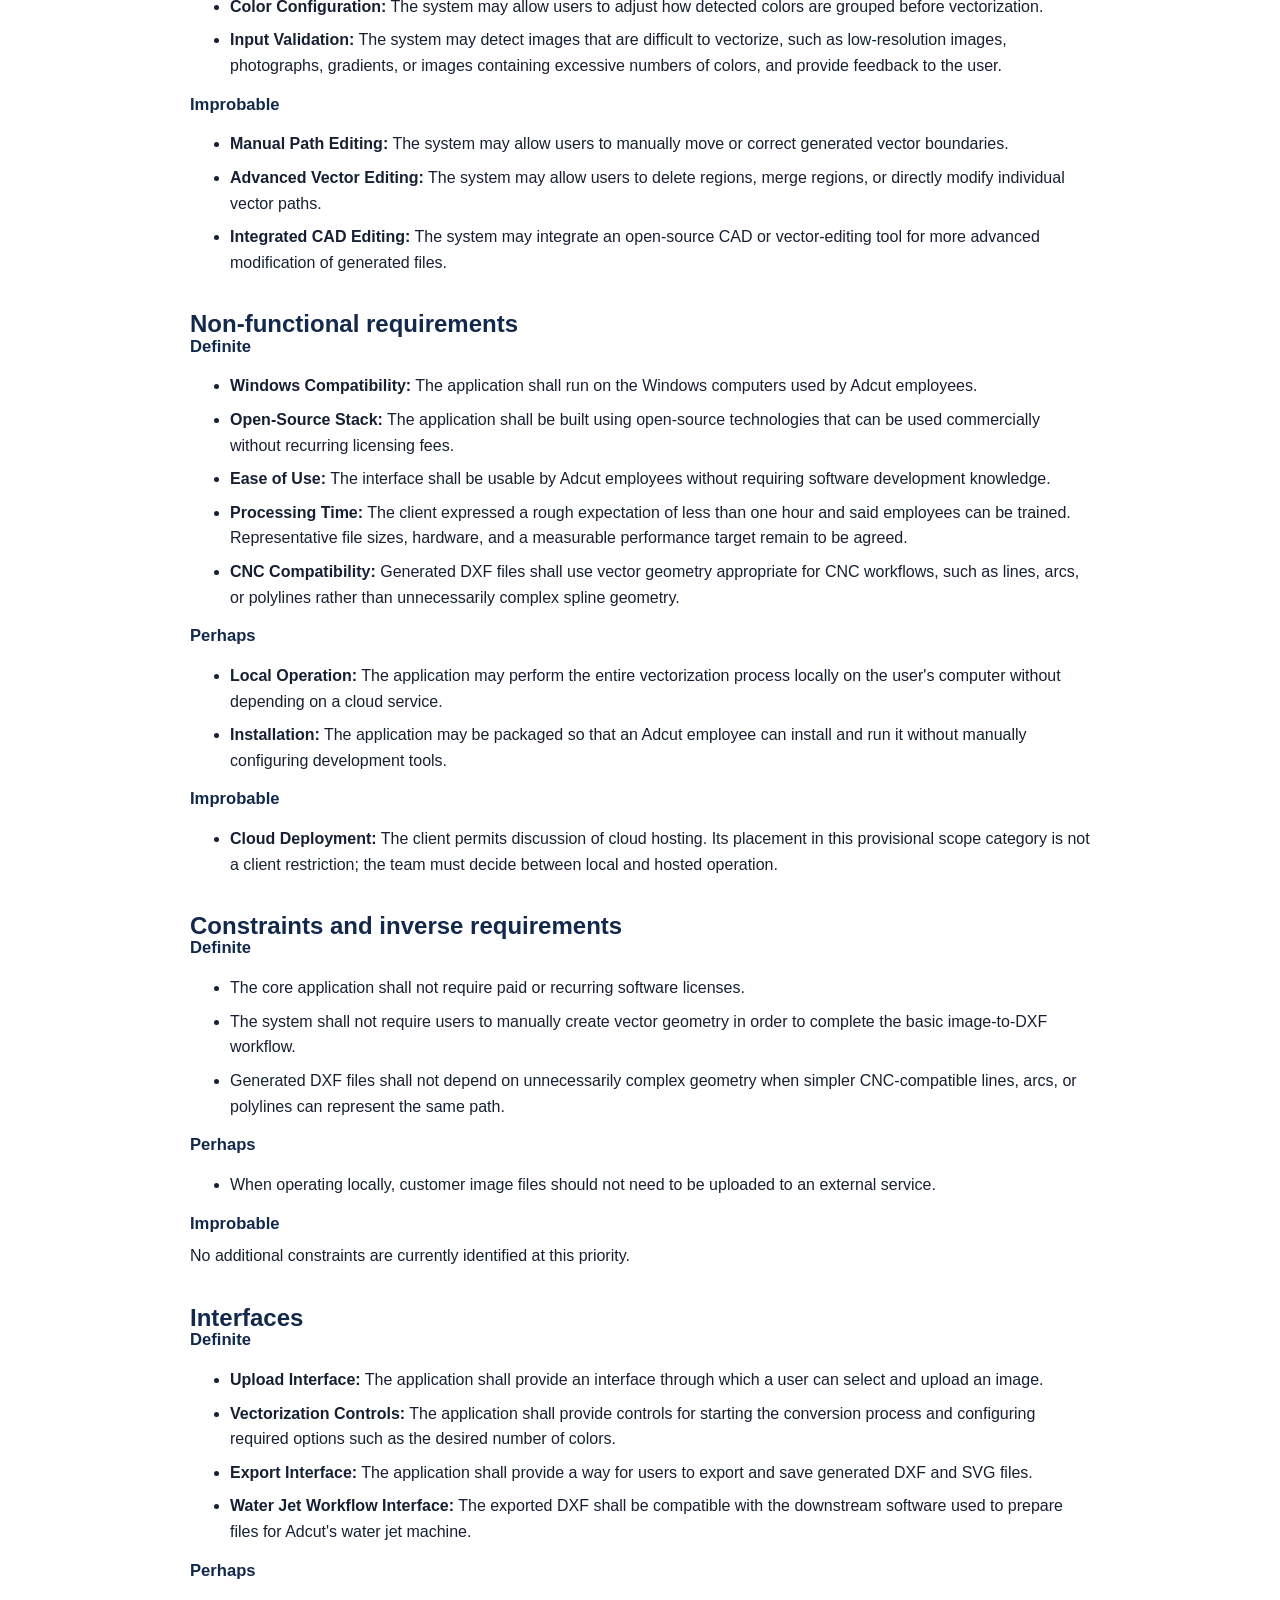
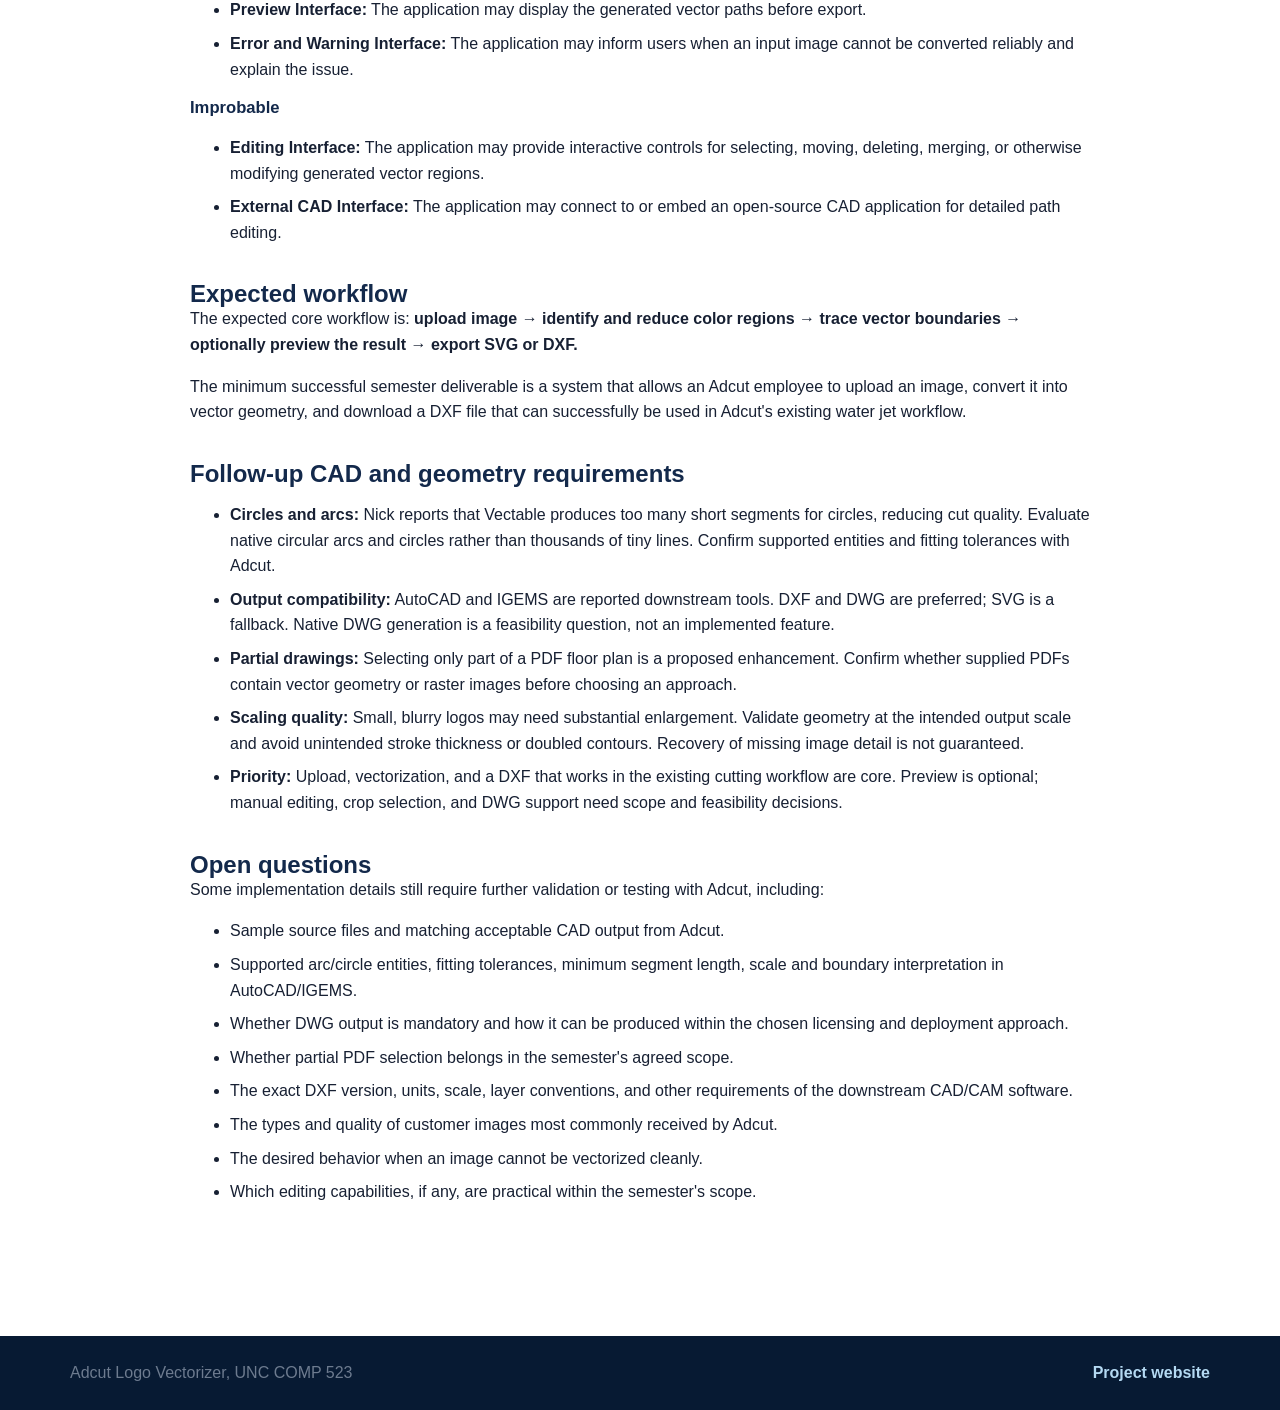
<file: specifications.html>
<!DOCTYPE html>
<html lang="en">
<head>
  <meta charset="UTF-8">
  <meta name="viewport" content="width=device-width, initial-scale=1.0">
  <meta name="description" content="D1 specifications for the Adcut Logo Vectorizer project.">
  <title>D1 Specifications | Adcut Logo Vectorizer</title>
  <link rel="stylesheet" href="styles.css">
</head>

<body>
  <header class="site-header">
    <a class="brand" href="index.html">
      <span class="brand-mark" aria-hidden="true">A</span>
      <span>
        <strong>Adcut Logo Vectorizer</strong>
        <small>UNC COMP 523</small>
      </span>
    </a>
    <button class="nav-toggle" type="button" aria-label="Open navigation" aria-expanded="false" data-nav-toggle>
      <span></span><span></span><span></span>
    </button>
    <nav class="site-nav" aria-label="Main navigation" data-nav>
      <a href="index.html">Home</a>
      <a href="meetings.html">Meetings</a>
      <a href="assignments.html">Assignments</a>
      <a href="deliverables.html" aria-current="location">Deliverables</a>
      <a class="nav-cta" href="index.html#contact">Contact</a>
    </nav>
  </header>

  <main class="spec-document content-shell section-pad">
    <p><a href="deliverables.html">Back to project deliverables</a></p>

    <p class="eyebrow">D1 Specifications</p>
    <h1>System Specifications</h1>

    <p>
      <strong>Status: Initial and follow-up feedback incorporated; detailed validation pending.</strong><br>
      Last updated:
      <time datetime="2026-10-26">October 26, 2026</time>
    </p>

    <p>
      This document describes the current specifications for the Adcut Logo
      Vectorizer. The system is intended to help Adcut employees convert
      customer-provided images into vector files that can be used as part of
      the company's water jet cutting workflow. Requirements are prioritized
      as definite, perhaps, or improbable based on their expected scope for
      the semester. These priority labels are provisional team planning categories, not client approval of every item. Nick has forwarded the questions to Adcut for more detailed answers.
    </p>

    <section>
      <h2>Purpose and intended users</h2>

      <p>
        The primary users are Adcut owners and employees who prepare customer
        artwork for water jet cutting, including operators and CNC programmers.
        Customer artwork may arrive in several image formats and must be
        converted into vector geometry before it can be used by the cutting
        workflow.
      </p>

      <p>
        Different color sections of a logo represent distinct regions that
        should be traced separately, similar to a paint-by-numbers image. The material may be the same across those sections. The
        primary goal of the system is to allow an employee to upload an image,
        automatically vectorize its regions, and export a usable DXF file.
      </p>
    </section>

    <section>
      <h2>User stories</h2>

      <ul>
        <li>
          <strong>As an Adcut operator,</strong> I want to upload a
          customer-provided image so that I can convert it into a vector file
          for water jet cutting.
        </li>

        <li>
          <strong>As an Adcut operator,</strong> I want the system to identify
          the distinct color regions of an uploaded image and trace their
          boundaries so that each region can be represented accurately as a
          vector shape.
        </li>

        <li>
          <strong>As a CNC programmer,</strong> I want to export the generated
          vector paths as a CNC-compatible DXF file so that the file can be
          loaded into the software used to operate the water jet machine.
        </li>

        <li>
          <strong>As an Adcut operator,</strong> I want to preview and, when
          possible, correct the generated vector paths before exporting so that
          obvious conversion errors can be fixed without restarting the
          process.
        </li>
      </ul>
    </section>

    <section>
      <h2>Functional requirements</h2>

      <h3>Definite</h3>
      <ul>
        <li>
          <strong>Image Upload:</strong> The system shall allow users to upload
          common image formats. JPEG and PNG are examples mentioned in the response; WEBP, GIF, and PDF remain planned coverage from the brief, with exact supported cases to validate using samples.
        </li>

        <li>
          <strong>Color Reduction:</strong> The system shall allow the number
          of colors or regions used during vectorization to be configured or
          reduced.
        </li>

        <li>
          <strong>Color Region Detection:</strong> The system shall identify
          distinct color regions within an uploaded image.
        </li>

        <li>
          <strong>Edge Tracing:</strong> The system shall generate vector paths
          along the boundaries of detected color regions.
        </li>

        <li>
          <strong>Adjacent Boundaries:</strong> Vector paths for adjacent
          regions shall avoid unintended overlaps or gaps where possible.
        </li>

        <li>
          <strong>DXF Export:</strong> The system shall generate a DXF file
          that can be imported into the software used for Adcut's water jet
          workflow.
        </li>

        <li>
          <strong>SVG Export:</strong> The system shall support exporting the
          generated vector representation as a standard SVG fallback. DXF is the primary success criterion; DWG is also requested but requires a feasibility decision.
        </li>
      </ul>

      <h3>Perhaps</h3>
      <ul>
        <li>
          <strong>Vector Preview:</strong> The system may allow users to view
          the generated vector paths before exporting them.
        </li>

        <li>
          <strong>Color Configuration:</strong> The system may allow users to
          adjust how detected colors are grouped before vectorization.
        </li>

        <li>
          <strong>Input Validation:</strong> The system may detect images that
          are difficult to vectorize, such as low-resolution images,
          photographs, gradients, or images containing excessive numbers of
          colors, and provide feedback to the user.
        </li>
      </ul>

      <h3>Improbable</h3>
      <ul>
        <li>
          <strong>Manual Path Editing:</strong> The system may allow users to
          manually move or correct generated vector boundaries.
        </li>

        <li>
          <strong>Advanced Vector Editing:</strong> The system may allow users
          to delete regions, merge regions, or directly modify individual
          vector paths.
        </li>

        <li>
          <strong>Integrated CAD Editing:</strong> The system may integrate an
          open-source CAD or vector-editing tool for more advanced modification
          of generated files.
        </li>
      </ul>
    </section>

    <section>
      <h2>Non-functional requirements</h2>

      <h3>Definite</h3>
      <ul>
        <li>
          <strong>Windows Compatibility:</strong> The application shall run on
          the Windows computers used by Adcut employees.
        </li>

        <li>
          <strong>Open-Source Stack:</strong> The application shall be built
          using open-source technologies that can be used commercially without
          recurring licensing fees.
        </li>

        <li>
          <strong>Ease of Use:</strong> The interface shall be usable by Adcut
          employees without requiring software development knowledge.
        </li>

        <li>
          <strong>Processing Time:</strong> The client expressed a rough expectation of less than one hour and said employees can be trained. Representative file sizes, hardware, and a measurable performance target remain to be agreed.
        </li>

        <li>
          <strong>CNC Compatibility:</strong> Generated DXF files shall use
          vector geometry appropriate for CNC workflows, such as lines, arcs,
          or polylines rather than unnecessarily complex spline geometry.
        </li>
      </ul>

      <h3>Perhaps</h3>
      <ul>
        <li>
          <strong>Local Operation:</strong> The application may perform the
          entire vectorization process locally on the user's computer without
          depending on a cloud service.
        </li>

        <li>
          <strong>Installation:</strong> The application may be packaged so
          that an Adcut employee can install and run it without manually
          configuring development tools.
        </li>
      </ul>

      <h3>Improbable</h3>
      <ul>
        <li>
          <strong>Cloud Deployment:</strong> The client permits discussion of cloud hosting. Its placement in this provisional scope category is not a client restriction; the team must decide between local and hosted operation.
        </li>
      </ul>
    </section>

    <section>
      <h2>Constraints and inverse requirements</h2>

      <h3>Definite</h3>
      <ul>
        <li>
          The core application shall not require paid or recurring software
          licenses.
        </li>

        <li>
          The system shall not require users to manually create vector geometry
          in order to complete the basic image-to-DXF workflow.
        </li>

        <li>
          Generated DXF files shall not depend on unnecessarily complex
          geometry when simpler CNC-compatible lines, arcs, or polylines can
          represent the same path.
        </li>
      </ul>

      <h3>Perhaps</h3>
      <ul>
        <li>
          When operating locally, customer image files should not need to be
          uploaded to an external service.
        </li>
      </ul>

      <h3>Improbable</h3>
      <p>No additional constraints are currently identified at this priority.</p>
    </section>

    <section>
      <h2>Interfaces</h2>

      <h3>Definite</h3>
      <ul>
        <li>
          <strong>Upload Interface:</strong> The application shall provide an
          interface through which a user can select and upload an image.
        </li>

        <li>
          <strong>Vectorization Controls:</strong> The application shall
          provide controls for starting the conversion process and configuring
          required options such as the desired number of colors.
        </li>

        <li>
          <strong>Export Interface:</strong> The application shall provide a
          way for users to export and save generated DXF and SVG files.
        </li>

        <li>
          <strong>Water Jet Workflow Interface:</strong> The exported DXF
          shall be compatible with the downstream software used to prepare
          files for Adcut's water jet machine.
        </li>
      </ul>

      <h3>Perhaps</h3>
      <ul>
        <li>
          <strong>Preview Interface:</strong> The application may display the
          generated vector paths before export.
        </li>

        <li>
          <strong>Error and Warning Interface:</strong> The application may
          inform users when an input image cannot be converted reliably and
          explain the issue.
        </li>
      </ul>

      <h3>Improbable</h3>
      <ul>
        <li>
          <strong>Editing Interface:</strong> The application may provide
          interactive controls for selecting, moving, deleting, merging, or
          otherwise modifying generated vector regions.
        </li>

        <li>
          <strong>External CAD Interface:</strong> The application may connect
          to or embed an open-source CAD application for detailed path editing.
        </li>
      </ul>
    </section>

    <section>
      <h2>Expected workflow</h2>

      <p>
        The expected core workflow is:
        <strong>
          upload image &rarr; identify and reduce color regions &rarr; trace
          vector boundaries &rarr; optionally preview the result &rarr; export
          SVG or DXF.
        </strong>
      </p>

      <p>
        The minimum successful semester deliverable is a system that allows an
        Adcut employee to upload an image, convert it into vector geometry, and
        download a DXF file that can successfully be used in Adcut's existing
        water jet workflow.
      </p>
    </section>

    <section id="client-feedback">
      <h2>Follow-up CAD and geometry requirements</h2>
      <ul>
        <li><strong>Circles and arcs:</strong> Nick reports that Vectable produces too many short segments for circles, reducing cut quality. Evaluate native circular arcs and circles rather than thousands of tiny lines. Confirm supported entities and fitting tolerances with Adcut.</li>
        <li><strong>Output compatibility:</strong> AutoCAD and IGEMS are reported downstream tools. DXF and DWG are preferred; SVG is a fallback. Native DWG generation is a feasibility question, not an implemented feature.</li>
        <li><strong>Partial drawings:</strong> Selecting only part of a PDF floor plan is a proposed enhancement. Confirm whether supplied PDFs contain vector geometry or raster images before choosing an approach.</li>
        <li><strong>Scaling quality:</strong> Small, blurry logos may need substantial enlargement. Validate geometry at the intended output scale and avoid unintended stroke thickness or doubled contours. Recovery of missing image detail is not guaranteed.</li>
        <li><strong>Priority:</strong> Upload, vectorization, and a DXF that works in the existing cutting workflow are core. Preview is optional; manual editing, crop selection, and DWG support need scope and feasibility decisions.</li>
      </ul>
    </section>

    <section id="client-questions">
      <h2>Open questions</h2>

      <p>
        Some implementation details still require further validation or testing
        with Adcut, including:
      </p>

      <ul>
        <li>Sample source files and matching acceptable CAD output from Adcut.</li>
        <li>Supported arc/circle entities, fitting tolerances, minimum segment length, scale and boundary interpretation in AutoCAD/IGEMS.</li>
        <li>Whether DWG output is mandatory and how it can be produced within the chosen licensing and deployment approach.</li>
        <li>Whether partial PDF selection belongs in the semester's agreed scope.</li>
        <li>
          The exact DXF version, units, scale, layer conventions, and other
          requirements of the downstream CAD/CAM software.
        </li>

        <li>
          The types and quality of customer images most commonly received by
          Adcut.
        </li>

        <li>
          The desired behavior when an image cannot be vectorized cleanly.
        </li>

        <li>
          Which editing capabilities, if any, are practical within the
          semester's scope.
        </li>
      </ul>
    </section>
  </main>

  <footer class="site-footer">
    <div class="content-shell footer-inner">
      <p>Adcut Logo Vectorizer, UNC COMP 523</p>
      <a href="index.html">Project website</a>
    </div>
  </footer>
</body>
</html>
</file>
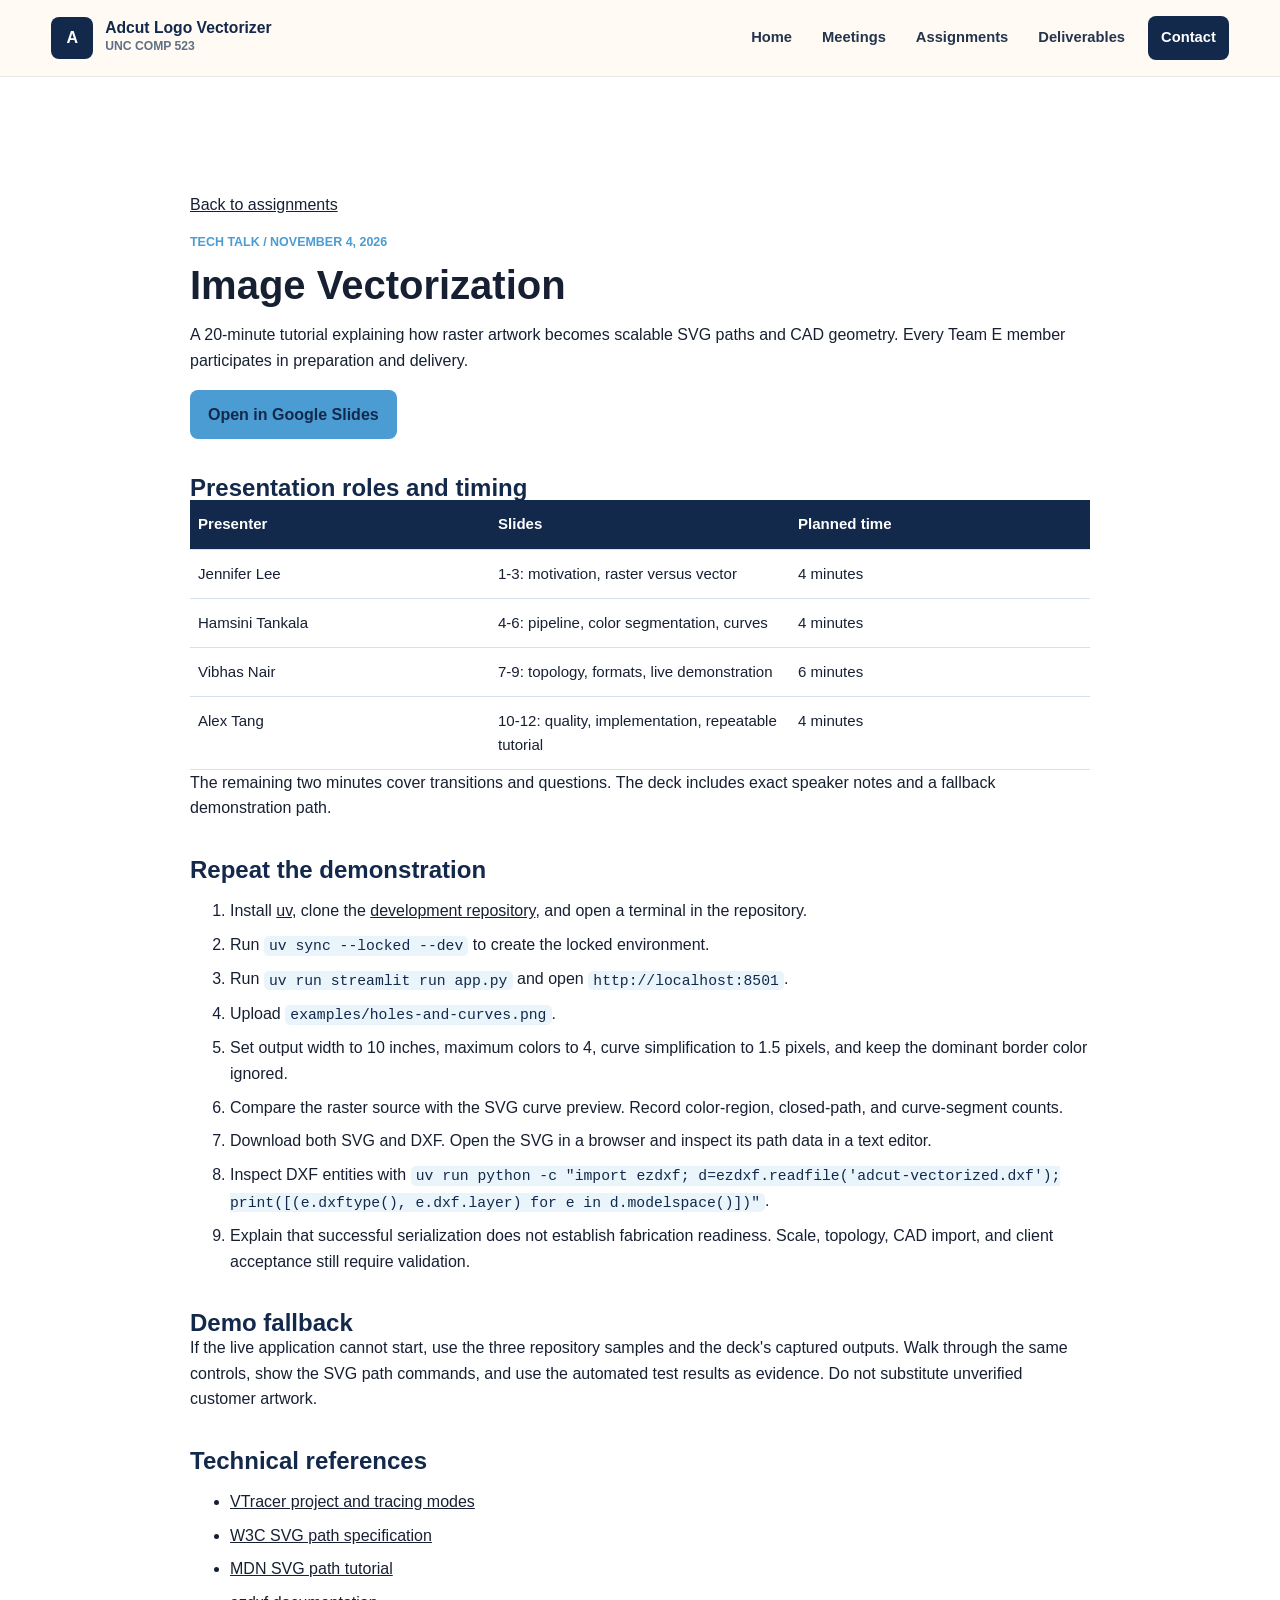
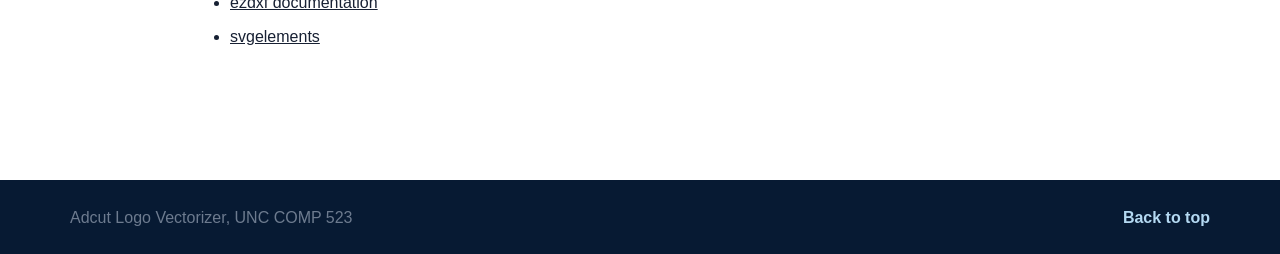
<file: tech-talk.html>
<!DOCTYPE html>
<html lang="en">
<head>
  <meta charset="UTF-8"><meta name="viewport" content="width=device-width, initial-scale=1.0">
  <meta name="description" content="Team E image vectorization tech talk, demonstration, and tutorial.">
  <title>Image Vectorization Tech Talk | Adcut Logo Vectorizer</title><link rel="stylesheet" href="styles.css">
</head>
<body>
  <header class="site-header" data-header>
    <a class="brand" href="index.html"><span class="brand-mark" aria-hidden="true">A</span><span><strong>Adcut Logo Vectorizer</strong><small>UNC COMP 523</small></span></a>
    <button class="nav-toggle" type="button" aria-label="Open navigation" aria-expanded="false" data-nav-toggle><span></span><span></span><span></span></button>
    <nav class="site-nav" aria-label="Main navigation" data-nav><a href="index.html">Home</a><a href="meetings.html">Meetings</a><a href="assignments.html" aria-current="location">Assignments</a><a href="deliverables.html">Deliverables</a><a class="nav-cta" href="index.html#contact">Contact</a></nav>
  </header>
  <main class="spec-document content-shell section-pad" id="top">
    <p><a href="assignments.html">Back to assignments</a></p>
    <p class="eyebrow">Tech Talk / November 4, 2026</p><h1>Image Vectorization</h1>
    <p>A 20-minute tutorial explaining how raster artwork becomes scalable SVG paths and CAD geometry. Every Team E member participates in preparation and delivery.</p>
    <p><a class="button primary document-download" href="https://docs.google.com/presentation/d/1UoqWPydlGiz2buYKvtcxbhBs7_bXLKz8MtU4EAxjxVA/edit" target="_blank" rel="noopener noreferrer">Open in Google Slides</a></p>

    <section><h2>Presentation roles and timing</h2>
      <table class="course-checklist"><thead><tr><th>Presenter</th><th>Slides</th><th>Planned time</th></tr></thead><tbody>
        <tr><td>Jennifer Lee</td><td>1-3: motivation, raster versus vector</td><td>4 minutes</td></tr>
        <tr><td>Hamsini Tankala</td><td>4-6: pipeline, color segmentation, curves</td><td>4 minutes</td></tr>
        <tr><td>Vibhas Nair</td><td>7-9: topology, formats, live demonstration</td><td>6 minutes</td></tr>
        <tr><td>Alex Tang</td><td>10-12: quality, implementation, repeatable tutorial</td><td>4 minutes</td></tr>
      </tbody></table><p>The remaining two minutes cover transitions and questions. The deck includes exact speaker notes and a fallback demonstration path.</p>
    </section>

    <section><h2>Repeat the demonstration</h2><ol>
      <li>Install <a href="https://docs.astral.sh/uv/">uv</a>, clone the <a href="https://github.com/jennifer566/adcut-logo-vectorizer">development repository</a>, and open a terminal in the repository.</li>
      <li>Run <code>uv sync --locked --dev</code> to create the locked environment.</li>
      <li>Run <code>uv run streamlit run app.py</code> and open <code>http://localhost:8501</code>.</li>
      <li>Upload <code>examples/holes-and-curves.png</code>.</li>
      <li>Set output width to 10 inches, maximum colors to 4, curve simplification to 1.5 pixels, and keep the dominant border color ignored.</li>
      <li>Compare the raster source with the SVG curve preview. Record color-region, closed-path, and curve-segment counts.</li>
      <li>Download both SVG and DXF. Open the SVG in a browser and inspect its path data in a text editor.</li>
      <li>Inspect DXF entities with <code>uv run python -c "import ezdxf; d=ezdxf.readfile('adcut-vectorized.dxf'); print([(e.dxftype(), e.dxf.layer) for e in d.modelspace()])"</code>.</li>
      <li>Explain that successful serialization does not establish fabrication readiness. Scale, topology, CAD import, and client acceptance still require validation.</li>
    </ol></section>

    <section><h2>Demo fallback</h2><p>If the live application cannot start, use the three repository samples and the deck's captured outputs. Walk through the same controls, show the SVG path commands, and use the automated test results as evidence. Do not substitute unverified customer artwork.</p></section>
    <section><h2>Technical references</h2><ul><li><a href="https://github.com/visioncortex/vtracer">VTracer project and tracing modes</a></li><li><a href="https://www.w3.org/TR/SVG/paths.html">W3C SVG path specification</a></li><li><a href="https://developer.mozilla.org/en-US/docs/Web/SVG/Tutorials/SVG_from_scratch/Paths">MDN SVG path tutorial</a></li><li><a href="https://ezdxf.readthedocs.io/">ezdxf documentation</a></li><li><a href="https://github.com/meerk40t/svgelements">svgelements</a></li></ul></section>
  </main>
  <footer class="site-footer"><div class="content-shell footer-inner"><p>Adcut Logo Vectorizer, UNC COMP 523</p><a href="#top">Back to top</a></div></footer><script src="script.js"></script>
</body>
</html>
</file>
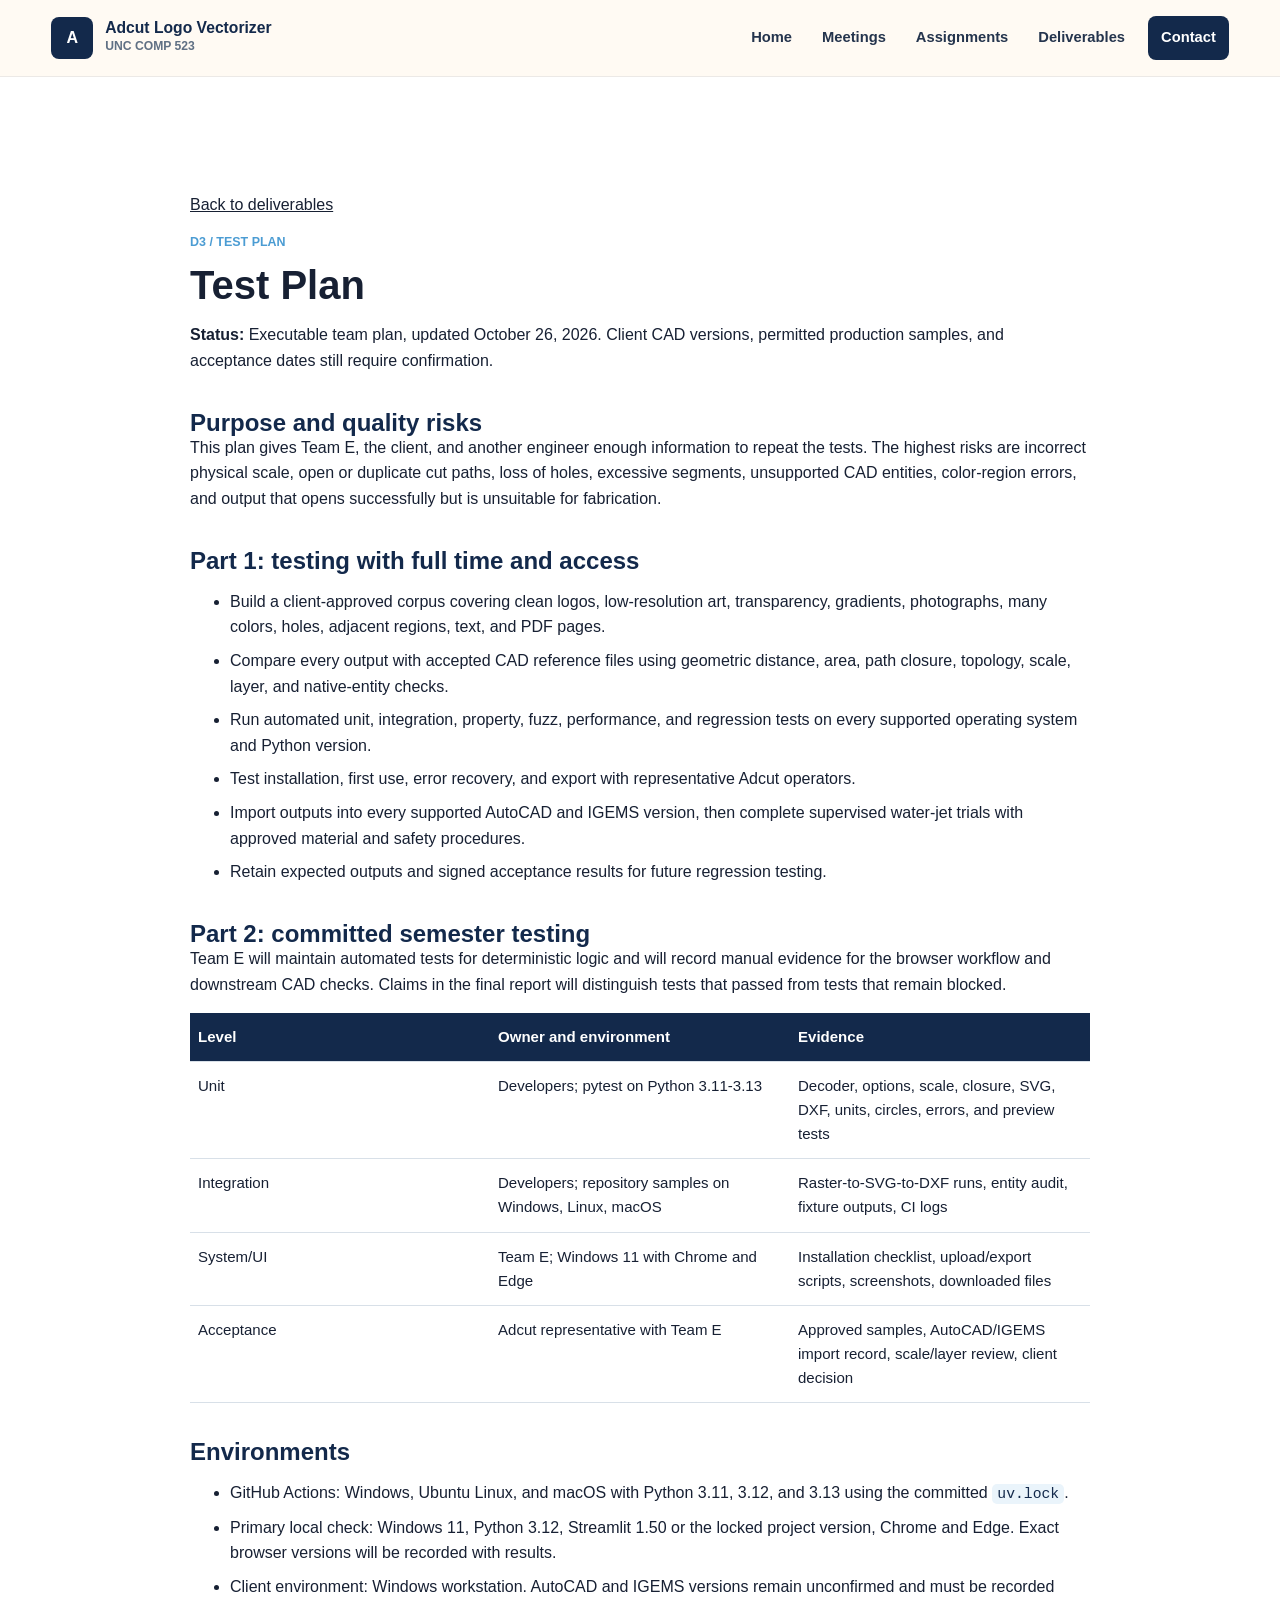
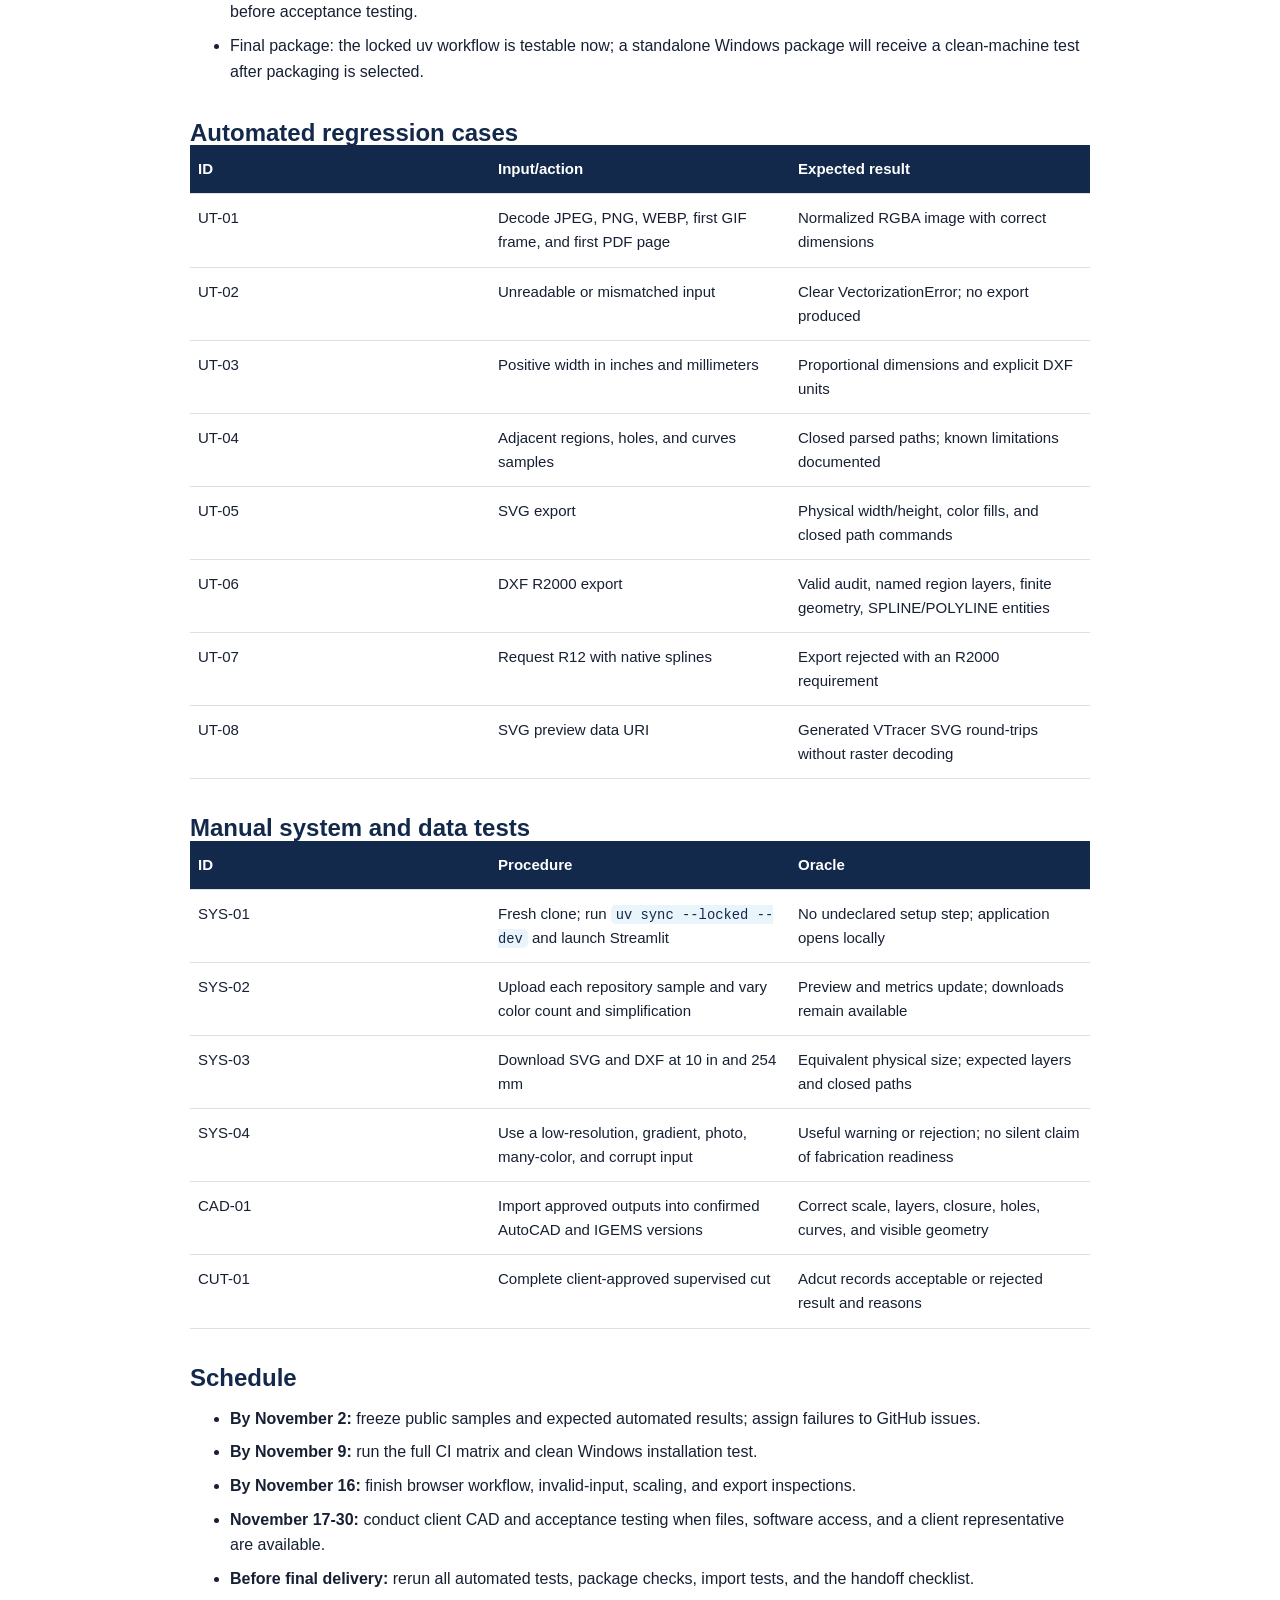
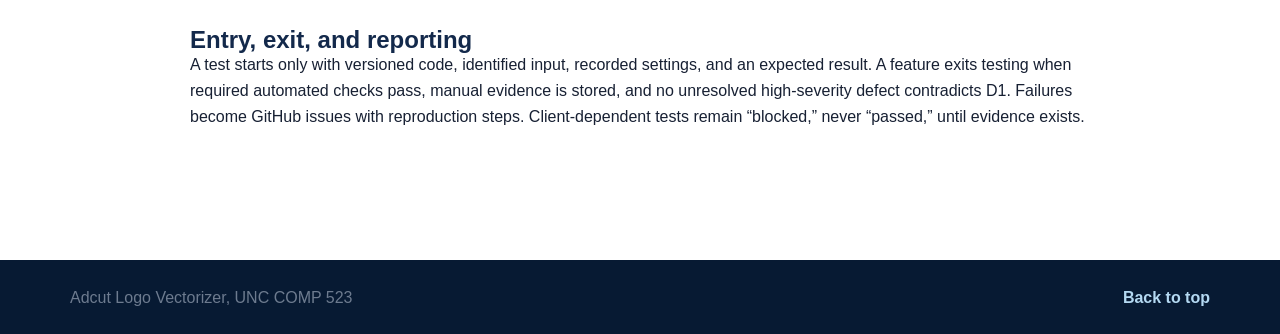
<file: test-plan.html>
<!DOCTYPE html>
<html lang="en"><head><meta charset="UTF-8"><meta name="viewport" content="width=device-width, initial-scale=1.0"><meta name="description" content="D3 test plan for the Adcut Logo Vectorizer."><title>D3 Test Plan | Adcut Logo Vectorizer</title><link rel="stylesheet" href="styles.css"></head>
<body>
  <header class="site-header" data-header><a class="brand" href="index.html"><span class="brand-mark" aria-hidden="true">A</span><span><strong>Adcut Logo Vectorizer</strong><small>UNC COMP 523</small></span></a><button class="nav-toggle" type="button" aria-label="Open navigation" aria-expanded="false" data-nav-toggle><span></span><span></span><span></span></button><nav class="site-nav" aria-label="Main navigation" data-nav><a href="index.html">Home</a><a href="meetings.html">Meetings</a><a href="assignments.html">Assignments</a><a href="deliverables.html" aria-current="location">Deliverables</a><a class="nav-cta" href="index.html#contact">Contact</a></nav></header>
  <main class="spec-document content-shell section-pad" id="top">
    <p><a href="deliverables.html">Back to deliverables</a></p><p class="eyebrow">D3 / Test Plan</p><h1>Test Plan</h1>
    <p><strong>Status:</strong> Executable team plan, updated October 26, 2026. Client CAD versions, permitted production samples, and acceptance dates still require confirmation.</p>
    <section><h2>Purpose and quality risks</h2><p>This plan gives Team E, the client, and another engineer enough information to repeat the tests. The highest risks are incorrect physical scale, open or duplicate cut paths, loss of holes, excessive segments, unsupported CAD entities, color-region errors, and output that opens successfully but is unsuitable for fabrication.</p></section>
    <section><h2>Part 1: testing with full time and access</h2><ul><li>Build a client-approved corpus covering clean logos, low-resolution art, transparency, gradients, photographs, many colors, holes, adjacent regions, text, and PDF pages.</li><li>Compare every output with accepted CAD reference files using geometric distance, area, path closure, topology, scale, layer, and native-entity checks.</li><li>Run automated unit, integration, property, fuzz, performance, and regression tests on every supported operating system and Python version.</li><li>Test installation, first use, error recovery, and export with representative Adcut operators.</li><li>Import outputs into every supported AutoCAD and IGEMS version, then complete supervised water-jet trials with approved material and safety procedures.</li><li>Retain expected outputs and signed acceptance results for future regression testing.</li></ul></section>
    <section><h2>Part 2: committed semester testing</h2><p>Team E will maintain automated tests for deterministic logic and will record manual evidence for the browser workflow and downstream CAD checks. Claims in the final report will distinguish tests that passed from tests that remain blocked.</p>
      <table class="course-checklist"><thead><tr><th>Level</th><th>Owner and environment</th><th>Evidence</th></tr></thead><tbody>
        <tr><td>Unit</td><td>Developers; pytest on Python 3.11-3.13</td><td>Decoder, options, scale, closure, SVG, DXF, units, circles, errors, and preview tests</td></tr>
        <tr><td>Integration</td><td>Developers; repository samples on Windows, Linux, macOS</td><td>Raster-to-SVG-to-DXF runs, entity audit, fixture outputs, CI logs</td></tr>
        <tr><td>System/UI</td><td>Team E; Windows 11 with Chrome and Edge</td><td>Installation checklist, upload/export scripts, screenshots, downloaded files</td></tr>
        <tr><td>Acceptance</td><td>Adcut representative with Team E</td><td>Approved samples, AutoCAD/IGEMS import record, scale/layer review, client decision</td></tr>
      </tbody></table>
    </section>
    <section><h2>Environments</h2><ul><li>GitHub Actions: Windows, Ubuntu Linux, and macOS with Python 3.11, 3.12, and 3.13 using the committed <code>uv.lock</code>.</li><li>Primary local check: Windows 11, Python 3.12, Streamlit 1.50 or the locked project version, Chrome and Edge. Exact browser versions will be recorded with results.</li><li>Client environment: Windows workstation. AutoCAD and IGEMS versions remain unconfirmed and must be recorded before acceptance testing.</li><li>Final package: the locked uv workflow is testable now; a standalone Windows package will receive a clean-machine test after packaging is selected.</li></ul></section>
    <section><h2>Automated regression cases</h2>
      <table class="course-checklist"><thead><tr><th>ID</th><th>Input/action</th><th>Expected result</th></tr></thead><tbody>
        <tr><td>UT-01</td><td>Decode JPEG, PNG, WEBP, first GIF frame, and first PDF page</td><td>Normalized RGBA image with correct dimensions</td></tr>
        <tr><td>UT-02</td><td>Unreadable or mismatched input</td><td>Clear VectorizationError; no export produced</td></tr>
        <tr><td>UT-03</td><td>Positive width in inches and millimeters</td><td>Proportional dimensions and explicit DXF units</td></tr>
        <tr><td>UT-04</td><td>Adjacent regions, holes, and curves samples</td><td>Closed parsed paths; known limitations documented</td></tr>
        <tr><td>UT-05</td><td>SVG export</td><td>Physical width/height, color fills, and closed path commands</td></tr>
        <tr><td>UT-06</td><td>DXF R2000 export</td><td>Valid audit, named region layers, finite geometry, SPLINE/POLYLINE entities</td></tr>
        <tr><td>UT-07</td><td>Request R12 with native splines</td><td>Export rejected with an R2000 requirement</td></tr>
        <tr><td>UT-08</td><td>SVG preview data URI</td><td>Generated VTracer SVG round-trips without raster decoding</td></tr>
      </tbody></table>
    </section>
    <section><h2>Manual system and data tests</h2>
      <table class="course-checklist"><thead><tr><th>ID</th><th>Procedure</th><th>Oracle</th></tr></thead><tbody>
        <tr><td>SYS-01</td><td>Fresh clone; run <code>uv sync --locked --dev</code> and launch Streamlit</td><td>No undeclared setup step; application opens locally</td></tr>
        <tr><td>SYS-02</td><td>Upload each repository sample and vary color count and simplification</td><td>Preview and metrics update; downloads remain available</td></tr>
        <tr><td>SYS-03</td><td>Download SVG and DXF at 10 in and 254 mm</td><td>Equivalent physical size; expected layers and closed paths</td></tr>
        <tr><td>SYS-04</td><td>Use a low-resolution, gradient, photo, many-color, and corrupt input</td><td>Useful warning or rejection; no silent claim of fabrication readiness</td></tr>
        <tr><td>CAD-01</td><td>Import approved outputs into confirmed AutoCAD and IGEMS versions</td><td>Correct scale, layers, closure, holes, curves, and visible geometry</td></tr>
        <tr><td>CUT-01</td><td>Complete client-approved supervised cut</td><td>Adcut records acceptable or rejected result and reasons</td></tr>
      </tbody></table>
    </section>
    <section><h2>Schedule</h2><ul><li><strong>By November 2:</strong> freeze public samples and expected automated results; assign failures to GitHub issues.</li><li><strong>By November 9:</strong> run the full CI matrix and clean Windows installation test.</li><li><strong>By November 16:</strong> finish browser workflow, invalid-input, scaling, and export inspections.</li><li><strong>November 17-30:</strong> conduct client CAD and acceptance testing when files, software access, and a client representative are available.</li><li><strong>Before final delivery:</strong> rerun all automated tests, package checks, import tests, and the handoff checklist.</li></ul></section>
    <section><h2>Entry, exit, and reporting</h2><p>A test starts only with versioned code, identified input, recorded settings, and an expected result. A feature exits testing when required automated checks pass, manual evidence is stored, and no unresolved high-severity defect contradicts D1. Failures become GitHub issues with reproduction steps. Client-dependent tests remain “blocked,” never “passed,” until evidence exists.</p></section>
  </main><footer class="site-footer"><div class="content-shell footer-inner"><p>Adcut Logo Vectorizer, UNC COMP 523</p><a href="#top">Back to top</a></div></footer><script src="script.js"></script>
</body></html>
</file>
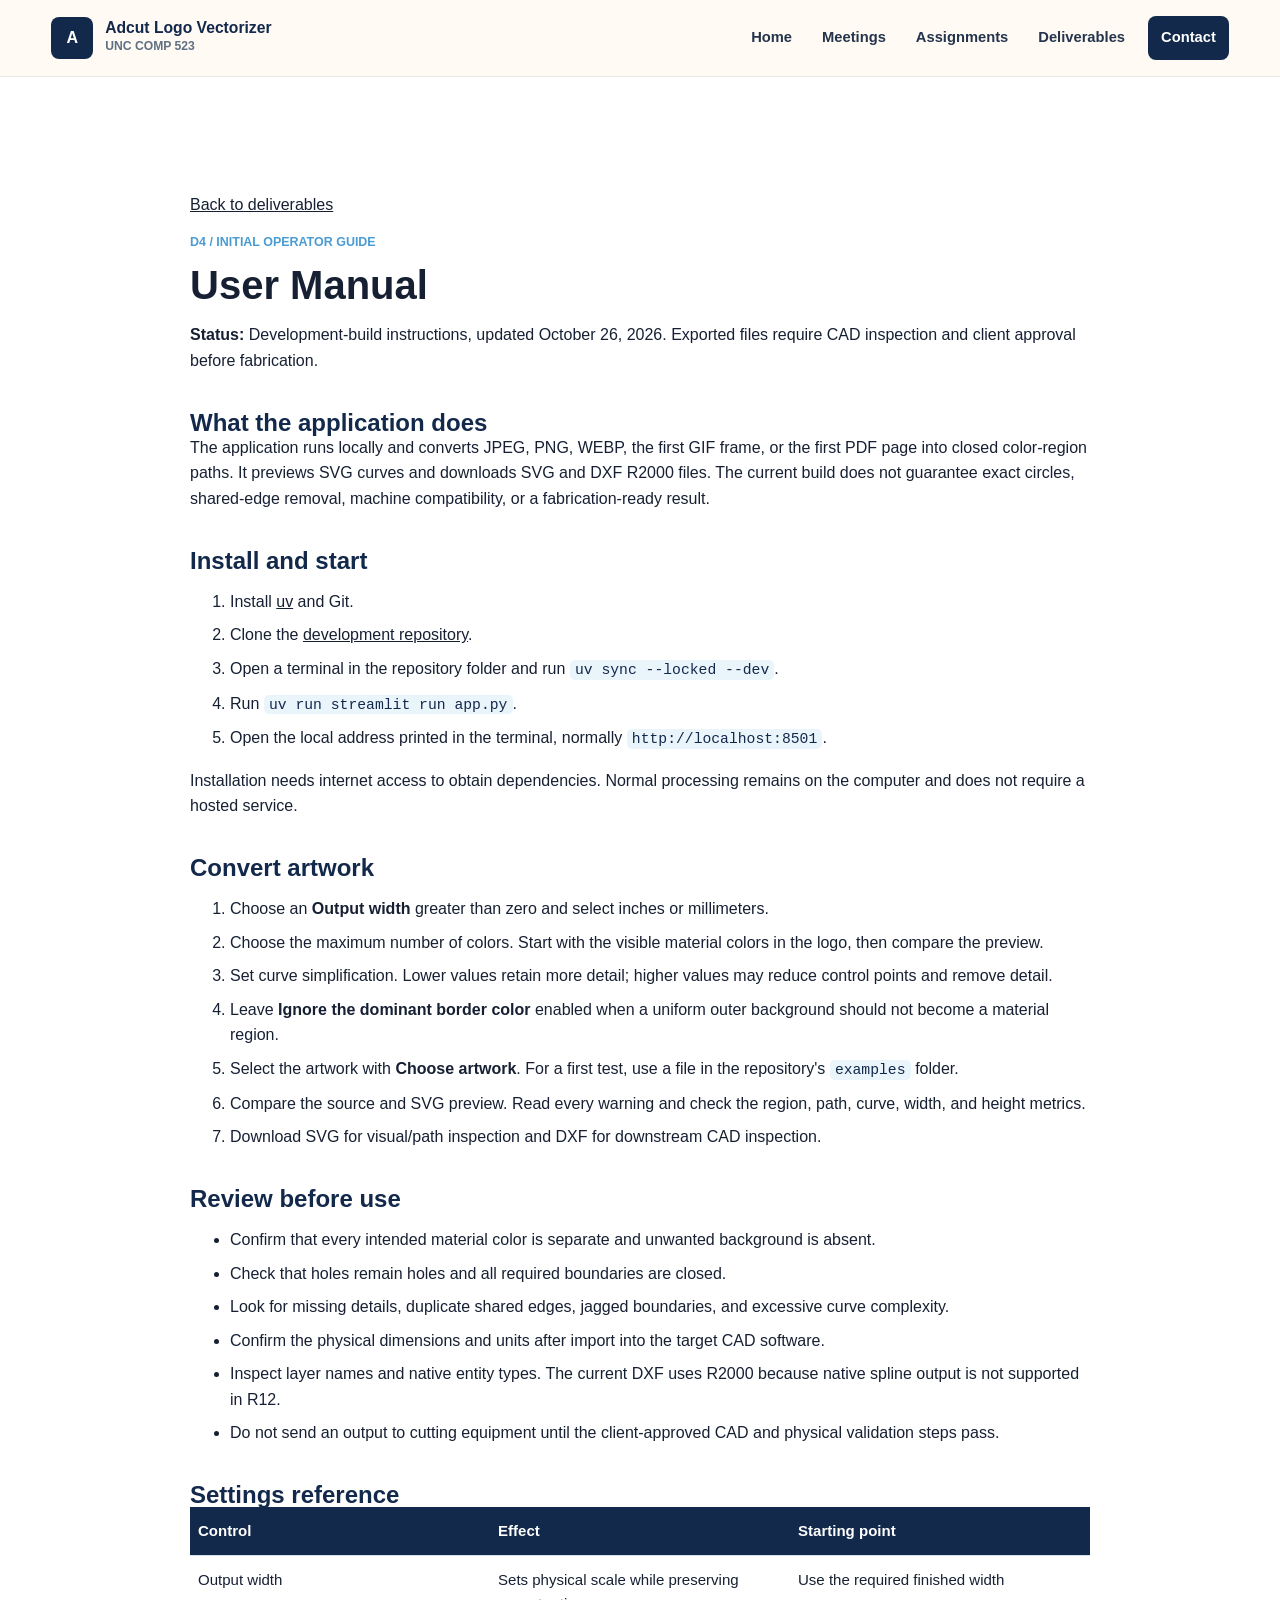
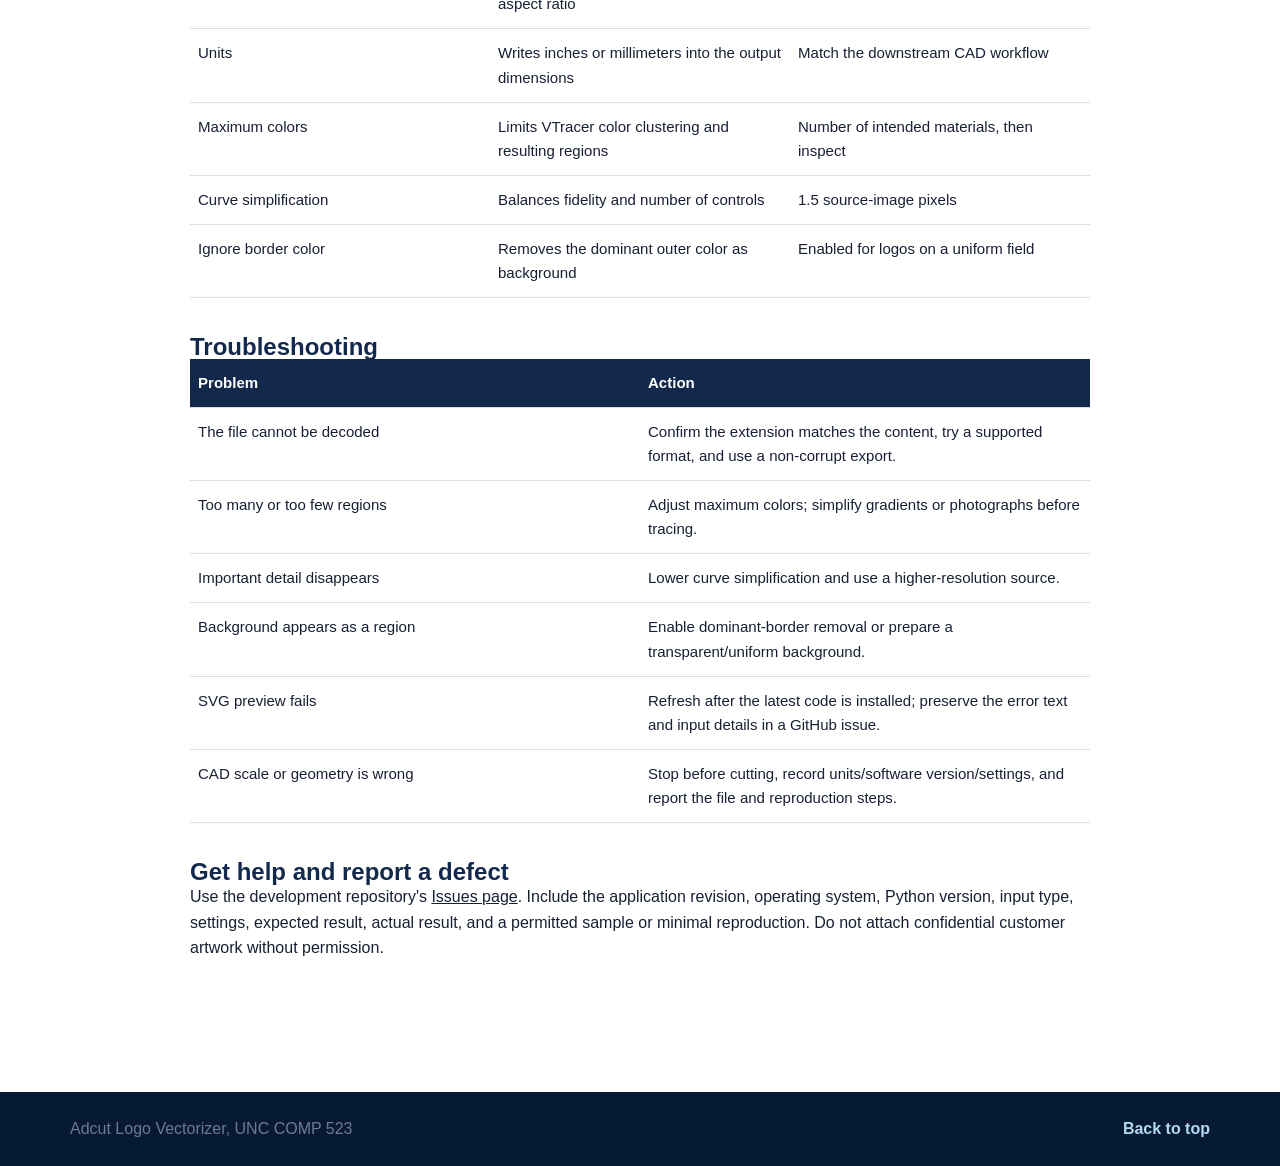
<file: user-manual.html>
<!DOCTYPE html>
<html lang="en">
<head><meta charset="UTF-8"><meta name="viewport" content="width=device-width, initial-scale=1.0"><meta name="description" content="Operator user manual for the Adcut Logo Vectorizer development build."><title>D4 User Manual | Adcut Logo Vectorizer</title><link rel="stylesheet" href="styles.css"></head>
<body>
  <header class="site-header" data-header><a class="brand" href="index.html"><span class="brand-mark" aria-hidden="true">A</span><span><strong>Adcut Logo Vectorizer</strong><small>UNC COMP 523</small></span></a><button class="nav-toggle" type="button" aria-label="Open navigation" aria-expanded="false" data-nav-toggle><span></span><span></span><span></span></button><nav class="site-nav" aria-label="Main navigation" data-nav><a href="index.html">Home</a><a href="meetings.html">Meetings</a><a href="assignments.html">Assignments</a><a href="deliverables.html" aria-current="location">Deliverables</a><a class="nav-cta" href="index.html#contact">Contact</a></nav></header>
  <main class="spec-document content-shell section-pad" id="top"><p><a href="deliverables.html">Back to deliverables</a></p><p class="eyebrow">D4 / Initial Operator Guide</p><h1>User Manual</h1><p><strong>Status:</strong> Development-build instructions, updated October 26, 2026. Exported files require CAD inspection and client approval before fabrication.</p>
    <section><h2>What the application does</h2><p>The application runs locally and converts JPEG, PNG, WEBP, the first GIF frame, or the first PDF page into closed color-region paths. It previews SVG curves and downloads SVG and DXF R2000 files. The current build does not guarantee exact circles, shared-edge removal, machine compatibility, or a fabrication-ready result.</p></section>
    <section><h2>Install and start</h2><ol><li>Install <a href="https://docs.astral.sh/uv/getting-started/installation/">uv</a> and Git.</li><li>Clone the <a href="https://github.com/jennifer566/adcut-logo-vectorizer">development repository</a>.</li><li>Open a terminal in the repository folder and run <code>uv sync --locked --dev</code>.</li><li>Run <code>uv run streamlit run app.py</code>.</li><li>Open the local address printed in the terminal, normally <code>http://localhost:8501</code>.</li></ol><p>Installation needs internet access to obtain dependencies. Normal processing remains on the computer and does not require a hosted service.</p></section>
    <section><h2>Convert artwork</h2><ol><li>Choose an <strong>Output width</strong> greater than zero and select inches or millimeters.</li><li>Choose the maximum number of colors. Start with the visible material colors in the logo, then compare the preview.</li><li>Set curve simplification. Lower values retain more detail; higher values may reduce control points and remove detail.</li><li>Leave <strong>Ignore the dominant border color</strong> enabled when a uniform outer background should not become a material region.</li><li>Select the artwork with <strong>Choose artwork</strong>. For a first test, use a file in the repository's <code>examples</code> folder.</li><li>Compare the source and SVG preview. Read every warning and check the region, path, curve, width, and height metrics.</li><li>Download SVG for visual/path inspection and DXF for downstream CAD inspection.</li></ol></section>
    <section><h2>Review before use</h2><ul><li>Confirm that every intended material color is separate and unwanted background is absent.</li><li>Check that holes remain holes and all required boundaries are closed.</li><li>Look for missing details, duplicate shared edges, jagged boundaries, and excessive curve complexity.</li><li>Confirm the physical dimensions and units after import into the target CAD software.</li><li>Inspect layer names and native entity types. The current DXF uses R2000 because native spline output is not supported in R12.</li><li>Do not send an output to cutting equipment until the client-approved CAD and physical validation steps pass.</li></ul></section>
    <section><h2>Settings reference</h2><table class="course-checklist"><thead><tr><th>Control</th><th>Effect</th><th>Starting point</th></tr></thead><tbody><tr><td>Output width</td><td>Sets physical scale while preserving aspect ratio</td><td>Use the required finished width</td></tr><tr><td>Units</td><td>Writes inches or millimeters into the output dimensions</td><td>Match the downstream CAD workflow</td></tr><tr><td>Maximum colors</td><td>Limits VTracer color clustering and resulting regions</td><td>Number of intended materials, then inspect</td></tr><tr><td>Curve simplification</td><td>Balances fidelity and number of controls</td><td>1.5 source-image pixels</td></tr><tr><td>Ignore border color</td><td>Removes the dominant outer color as background</td><td>Enabled for logos on a uniform field</td></tr></tbody></table></section>
    <section><h2>Troubleshooting</h2><table class="course-checklist"><thead><tr><th>Problem</th><th>Action</th></tr></thead><tbody><tr><td>The file cannot be decoded</td><td>Confirm the extension matches the content, try a supported format, and use a non-corrupt export.</td></tr><tr><td>Too many or too few regions</td><td>Adjust maximum colors; simplify gradients or photographs before tracing.</td></tr><tr><td>Important detail disappears</td><td>Lower curve simplification and use a higher-resolution source.</td></tr><tr><td>Background appears as a region</td><td>Enable dominant-border removal or prepare a transparent/uniform background.</td></tr><tr><td>SVG preview fails</td><td>Refresh after the latest code is installed; preserve the error text and input details in a GitHub issue.</td></tr><tr><td>CAD scale or geometry is wrong</td><td>Stop before cutting, record units/software version/settings, and report the file and reproduction steps.</td></tr></tbody></table></section>
    <section><h2>Get help and report a defect</h2><p>Use the development repository's <a href="https://github.com/jennifer566/adcut-logo-vectorizer/issues">Issues page</a>. Include the application revision, operating system, Python version, input type, settings, expected result, actual result, and a permitted sample or minimal reproduction. Do not attach confidential customer artwork without permission.</p></section>
  </main><footer class="site-footer"><div class="content-shell footer-inner"><p>Adcut Logo Vectorizer, UNC COMP 523</p><a href="#top">Back to top</a></div></footer><script src="script.js"></script>
</body></html>
</file>
<file: styles.css>
:root {
  --unc-navy: #13294b;
  --unc-navy-2: #0b1f3d;
  --carolina: #4b9cd3;
  --carolina-soft: #d8ecfa;
  --offwhite: #f7f4ee;
  --paper: #fffaf2;
  --ink: #172033;
  --muted: #607084;
  --line: #d8e0e8;
  --green: #4f9f70;
  --gold: #d4a72c;
  --white: #ffffff;
  --shadow: 0 22px 60px rgba(13, 36, 66, 0.14);
  font-family: "Inter", system-ui, -apple-system, BlinkMacSystemFont, "Segoe UI", sans-serif;
}

* {
  box-sizing: border-box;
}

html {
  scroll-behavior: smooth;
  scroll-padding-top: 96px;
}

body {
  margin: 0;
  color: var(--ink);
  background: var(--white);
  font-family: var(--font, "Inter", sans-serif);
  line-height: 1.6;
}

a {
  color: inherit;
}

.site-header {
  position: sticky;
  top: 0;
  z-index: 20;
  display: flex;
  align-items: center;
  justify-content: space-between;
  gap: 24px;
  padding: 16px clamp(18px, 4vw, 56px);
  background: rgba(255, 250, 242, 0.9);
  border-bottom: 1px solid rgba(19, 41, 75, 0.08);
  backdrop-filter: blur(18px);
  transition: box-shadow 180ms ease, background 180ms ease;
}

.site-header.is-scrolled {
  background: rgba(255, 255, 255, 0.94);
  box-shadow: 0 10px 30px rgba(19, 41, 75, 0.1);
}

.brand {
  display: inline-flex;
  align-items: center;
  gap: 12px;
  min-width: 0;
  text-decoration: none;
}

.brand-mark {
  display: grid;
  width: 42px;
  height: 42px;
  flex: 0 0 42px;
  place-items: center;
  border-radius: 8px;
  color: var(--white);
  background: var(--unc-navy);
  font-weight: 800;
}

.brand strong,
.brand small {
  display: block;
}

.brand strong {
  color: var(--unc-navy);
  font-size: 0.98rem;
  line-height: 1.15;
}

.brand small {
  color: var(--muted);
  font-size: 0.76rem;
  font-weight: 700;
  letter-spacing: 0;
  text-transform: uppercase;
}

.site-nav {
  display: flex;
  align-items: center;
  gap: 4px;
}

.site-nav a {
  border-radius: 8px;
  color: #24344d;
  font-size: 0.92rem;
  font-weight: 700;
  padding: 10px 13px;
  text-decoration: none;
  transition: background 160ms ease, color 160ms ease;
}

.site-nav a:hover,
.site-nav a:focus-visible {
  background: var(--carolina-soft);
  color: var(--unc-navy);
  outline: none;
}

.site-nav .nav-cta {
  margin-left: 6px;
  color: var(--white);
  background: var(--unc-navy);
}

.site-nav .nav-cta:hover,
.site-nav .nav-cta:focus-visible {
  color: var(--white);
  background: #0d376b;
}

.nav-toggle {
  display: none;
  width: 42px;
  height: 42px;
  border: 1px solid var(--line);
  border-radius: 8px;
  background: var(--white);
}

.nav-toggle span {
  display: block;
  width: 18px;
  height: 2px;
  margin: 4px auto;
  background: var(--unc-navy);
}

.content-shell {
  width: min(1140px, calc(100% - 36px));
  margin: 0 auto;
}

.section-pad {
  padding: clamp(64px, 9vw, 118px) 0;
}

.hero {
  position: relative;
  min-height: calc(100vh - 74px);
  display: grid;
  align-items: center;
  overflow: hidden;
  background:
    linear-gradient(115deg, rgba(19, 41, 75, 0.96) 0%, rgba(19, 41, 75, 0.88) 46%, rgba(75, 156, 211, 0.22) 100%),
    repeating-linear-gradient(90deg, rgba(255, 255, 255, 0.08) 0 1px, transparent 1px 84px),
    var(--unc-navy);
  color: var(--white);
}

.hero::after {
  content: "";
  position: absolute;
  inset: auto 0 0;
  height: 16%;
  background: linear-gradient(to bottom, rgba(19, 41, 75, 0), rgba(19, 41, 75, 0.22));
  pointer-events: none;
}

.hero-grid {
  position: relative;
  z-index: 1;
  display: grid;
  grid-template-columns: minmax(0, 0.92fr) minmax(420px, 1.08fr);
  gap: clamp(32px, 6vw, 72px);
  align-items: center;
}

.hero-copy {
  max-width: 650px;
}

.eyebrow {
  margin: 0 0 14px;
  color: var(--carolina);
  font-size: 0.78rem;
  font-weight: 800;
  letter-spacing: 0;
  text-transform: uppercase;
}

.hero .eyebrow,
.inverted .eyebrow,
.contact-band .eyebrow {
  color: #9fd2f3;
}

h1,
h2,
h3,
p {
  margin-top: 0;
}

h1 {
  max-width: 760px;
  margin-bottom: 18px;
  font-size: clamp(3.25rem, 7vw, 6.85rem);
  line-height: 0.93;
  letter-spacing: 0;
}

h2 {
  margin-bottom: 0;
  color: var(--unc-navy);
  font-size: clamp(2rem, 4vw, 3.4rem);
  line-height: 1.05;
  letter-spacing: 0;
}

h3 {
  margin-bottom: 9px;
  color: var(--unc-navy);
  font-size: 1.04rem;
  line-height: 1.25;
}

.hero-lede {
  max-width: 620px;
  color: rgba(255, 255, 255, 0.82);
  font-size: clamp(1.08rem, 2vw, 1.35rem);
}

.hero-actions {
  display: flex;
  flex-wrap: wrap;
  gap: 12px;
  margin: 34px 0;
}

.button {
  display: inline-flex;
  align-items: center;
  justify-content: center;
  min-height: 48px;
  border-radius: 8px;
  font-weight: 800;
  padding: 12px 18px;
  text-decoration: none;
}

.button.primary {
  color: var(--unc-navy);
  background: var(--carolina);
}

.button.secondary {
  border: 1px solid rgba(255, 255, 255, 0.32);
  color: var(--white);
}

.hero-facts {
  display: grid;
  grid-template-columns: repeat(3, 1fr);
  gap: 12px;
  max-width: 700px;
  margin: 0;
}

.hero-facts div {
  padding: 16px;
  border: 1px solid rgba(255, 255, 255, 0.16);
  border-radius: 8px;
  background: rgba(255, 255, 255, 0.08);
}

.hero-facts dt {
  color: #9fd2f3;
  font-size: 0.74rem;
  font-weight: 800;
  text-transform: uppercase;
}

.hero-facts dd {
  margin: 4px 0 0;
  color: rgba(255, 255, 255, 0.88);
  font-size: 0.92rem;
  font-weight: 700;
}

.hero-visual {
  overflow: hidden;
  border: 1px solid rgba(255, 255, 255, 0.2);
  border-radius: 8px;
  background: rgba(247, 244, 238, 0.96);
  box-shadow: var(--shadow);
  color: var(--ink);
}

.visual-toolbar,
.visual-footer {
  display: flex;
  align-items: center;
  gap: 8px;
  min-height: 46px;
  padding: 0 16px;
  background: #eef5fa;
}

.visual-toolbar span {
  width: 10px;
  height: 10px;
  border-radius: 999px;
  background: #d95f5f;
}

.visual-toolbar span:nth-child(2) {
  background: var(--gold);
}

.visual-toolbar span:nth-child(3) {
  background: var(--green);
}

.visual-toolbar strong {
  margin-left: 8px;
  color: #506177;
  font-size: 0.78rem;
}

.vector-stage {
  position: relative;
  aspect-ratio: 1.45;
  background:
    linear-gradient(rgba(19, 41, 75, 0.05) 1px, transparent 1px),
    linear-gradient(90deg, rgba(19, 41, 75, 0.05) 1px, transparent 1px),
    var(--paper);
  background-size: 28px 28px;
}

#vectorCanvas {
  display: block;
  width: 100%;
  height: 100%;
}

.stage-label {
  position: absolute;
  padding: 7px 10px;
  border-radius: 8px;
  color: var(--unc-navy);
  background: rgba(255, 255, 255, 0.86);
  font-size: 0.76rem;
  font-weight: 800;
}

.top-left {
  left: 14px;
  top: 14px;
}

.bottom-right {
  right: 14px;
  bottom: 14px;
}

.visual-footer {
  justify-content: space-between;
  color: #536276;
  font-size: 0.82rem;
  font-weight: 800;
}

.material-dots {
  display: inline-flex;
  gap: 8px;
}

.material-dots i {
  width: 16px;
  height: 16px;
  border: 2px solid rgba(19, 41, 75, 0.14);
  border-radius: 50%;
}

.mat-blue {
  background: var(--carolina);
}

.mat-green {
  background: var(--green);
}

.mat-gold {
  background: var(--gold);
}

.mat-white {
  background: var(--white);
}

.offwhite {
  background: var(--offwhite);
}

.two-column,
.journal-layout,
.contact-layout {
  display: grid;
  grid-template-columns: minmax(0, 0.85fr) minmax(0, 1.15fr);
  gap: clamp(28px, 6vw, 78px);
  align-items: start;
}

.copy-block {
  color: #42536a;
  font-size: 1.06rem;
}

.copy-block p:last-child {
  margin-bottom: 0;
}

.section-heading {
  max-width: 760px;
  margin-bottom: 34px;
}

.workflow-grid,
.deliverable-grid,
.team-grid,
.roles-grid,
.requirements-grid,
.links-grid {
  display: grid;
  gap: 16px;
}

.workflow-grid {
  grid-template-columns: repeat(5, minmax(0, 1fr));
}

.workflow-step,
.deliverable-grid article,
.person-card,
.tech-panel,
.journal-list article,
.roles-grid article,
.requirements-grid article {
  border: 1px solid var(--line);
  border-radius: 8px;
  background: var(--white);
}

.roles-grid {
  grid-template-columns: repeat(4, minmax(0, 1fr));
}

.roles-grid article {
  min-height: 220px;
  padding: 22px;
}

.roles-grid span {
  display: inline-block;
  margin-bottom: 28px;
  color: #0c5f9b;
  font-size: 0.76rem;
  font-weight: 900;
  text-transform: uppercase;
}

.workflow-step {
  min-height: 260px;
  padding: 22px;
}

.workflow-step span,
.deliverable-grid span {
  display: inline-flex;
  align-items: center;
  justify-content: center;
  min-width: 42px;
  min-height: 30px;
  margin-bottom: 44px;
  border-radius: 8px;
  color: var(--unc-navy);
  background: var(--carolina-soft);
  font-size: 0.78rem;
  font-weight: 900;
}

.workflow-step p,
.deliverable-grid p,
.person-card p,
.tech-panel p,
.journal-list p {
  margin-bottom: 0;
  color: #526177;
  font-size: 0.94rem;
}

.navy-band {
  color: var(--white);
  background:
    linear-gradient(135deg, rgba(75, 156, 211, 0.18), rgba(79, 159, 112, 0.08)),
    var(--unc-navy-2);
}

.inverted h2,
.navy-band h3 {
  color: var(--white);
}

.tech-layout {
  display: grid;
  grid-template-columns: repeat(4, minmax(0, 1fr));
  gap: 16px;
}

.tech-panel {
  padding: 24px;
  border-color: rgba(255, 255, 255, 0.16);
  background: rgba(255, 255, 255, 0.08);
}

.tech-panel.large {
  grid-column: span 2;
}

.tech-panel p {
  color: rgba(255, 255, 255, 0.74);
}

.requirements-grid {
  grid-template-columns: repeat(2, minmax(0, 1fr));
}

.requirements-grid article {
  padding: 26px;
}

.requirements-grid ul {
  margin: 16px 0 0;
  padding-left: 20px;
  color: #526177;
}

.requirements-grid li + li {
  margin-top: 10px;
}

.team-grid {
  grid-template-columns: repeat(4, minmax(0, 1fr));
}

.person-card {
  padding: 22px;
}

.person-card.lead {
  border-color: rgba(75, 156, 211, 0.65);
  box-shadow: 0 16px 42px rgba(75, 156, 211, 0.18);
}

.avatar {
  display: grid;
  width: 54px;
  height: 54px;
  margin-bottom: 22px;
  place-items: center;
  border-radius: 8px;
  color: var(--white);
  background: var(--unc-navy);
  font-weight: 900;
}

.person-card a {
  display: inline-block;
  margin-top: 14px;
  color: #0c5f9b;
  font-size: 0.91rem;
  font-weight: 800;
  overflow-wrap: anywhere;
  text-decoration: none;
}

.journal-list {
  display: grid;
  gap: 14px;
}

.journal-list article {
  padding: 22px;
  border-left: 5px solid var(--carolina);
}

.journal-list time {
  display: block;
  margin-bottom: 8px;
  color: var(--muted);
  font-size: 0.78rem;
  font-weight: 800;
  text-transform: uppercase;
}

.deliverable-grid {
  grid-template-columns: repeat(5, minmax(0, 1fr));
}

.deliverable-grid article {
  min-height: 235px;
  padding: 22px;
}

.deliverable-grid span {
  margin-bottom: 34px;
  background: #e7f0df;
}

.schedule-table {
  overflow: hidden;
  border: 1px solid var(--line);
  border-radius: 8px;
  background: var(--white);
}

.schedule-table [role="row"] {
  display: grid;
  grid-template-columns: 0.9fr 0.9fr 1.2fr;
}

.schedule-table span {
  padding: 17px 18px;
  border-top: 1px solid var(--line);
  color: #526177;
}

.schedule-table span + span {
  border-left: 1px solid var(--line);
}

.schedule-table .table-head span {
  border-top: 0;
  color: var(--white);
  background: var(--unc-navy);
  font-size: 0.78rem;
  font-weight: 900;
  text-transform: uppercase;
}

.rules-list {
  display: grid;
  gap: 14px;
}

.rules-list p {
  margin: 0;
  padding: 18px 20px;
  border: 1px solid var(--line);
  border-radius: 8px;
  background: var(--white);
  color: #526177;
}

.rules-list strong {
  color: var(--unc-navy);
}

.links-grid {
  grid-template-columns: repeat(3, minmax(0, 1fr));
}

.links-grid a {
  display: flex;
  align-items: center;
  min-height: 76px;
  padding: 18px 20px;
  border: 1px solid var(--line);
  border-radius: 8px;
  color: var(--unc-navy);
  background: var(--white);
  font-weight: 800;
  overflow-wrap: anywhere;
  text-decoration: none;
  transition: border-color 160ms ease, box-shadow 160ms ease, transform 160ms ease;
}

.links-grid a:hover,
.links-grid a:focus-visible {
  border-color: rgba(75, 156, 211, 0.8);
  box-shadow: 0 16px 34px rgba(13, 36, 66, 0.1);
  outline: none;
  transform: translateY(-2px);
}

.contact-band {
  padding: 58px 0;
  color: var(--white);
  background: var(--unc-navy);
}

.contact-band h2 {
  color: var(--white);
}

address {
  display: grid;
  gap: 7px;
  font-style: normal;
}

address strong {
  margin-top: 6px;
  color: #9fd2f3;
  font-size: 0.78rem;
  text-transform: uppercase;
}

address a {
  width: fit-content;
  color: var(--white);
  font-weight: 800;
  overflow-wrap: anywhere;
  text-decoration: none;
}

.contact-stack {
  display: grid;
  gap: 22px;
}

.contact-stack address span {
  color: rgba(255, 255, 255, 0.86);
  overflow-wrap: anywhere;
}

.contact-row {
  display: grid;
  grid-template-columns: minmax(0, 1fr) auto;
  gap: 10px;
  align-items: center;
}

.contact-row button {
  min-height: 34px;
  border: 0;
  border-radius: 8px;
  padding: 7px 11px;
  color: var(--unc-navy);
  background: var(--carolina);
  cursor: pointer;
  font: inherit;
  font-size: 0.78rem;
  font-weight: 900;
}

.team-email-box {
  display: grid;
  gap: 12px;
  padding: 20px;
  border: 1px solid rgba(255, 255, 255, 0.18);
  border-radius: 8px;
  background: rgba(255, 255, 255, 0.08);
}

.team-email-box span {
  color: #9fd2f3;
  font-size: 0.78rem;
  font-weight: 900;
  text-transform: uppercase;
}

.team-email-box code {
  display: block;
  padding: 13px;
  border-radius: 8px;
  color: var(--white);
  background: rgba(7, 26, 51, 0.55);
  font-family: Consolas, "Courier New", monospace;
  font-size: 0.92rem;
  overflow-wrap: anywhere;
  white-space: normal;
}

.email-actions {
  display: flex;
  flex-wrap: wrap;
  gap: 10px;
}

.email-actions button,
.email-actions a {
  min-height: 42px;
  border: 0;
  border-radius: 8px;
  padding: 10px 14px;
  color: var(--unc-navy);
  background: var(--carolina);
  cursor: pointer;
  font: inherit;
  font-weight: 900;
  text-decoration: none;
}

.email-actions a {
  color: var(--white);
  background: rgba(255, 255, 255, 0.15);
}

.team-email-box p {
  min-height: 18px;
  margin: 0;
  color: rgba(255, 255, 255, 0.76);
  font-size: 0.88rem;
}

.page-title {
  font-size: 2.5rem;
  overflow-wrap: anywhere;
}

.site-nav a[aria-current="page"] {
  color: var(--unc-navy);
  text-decoration: underline;
  text-underline-offset: 6px;
}

.spec-document {
  max-width: 900px;
  overflow-wrap: anywhere;
}

.spec-document h1 {
  font-size: 2.5rem;
}

.spec-document h2 {
  font-size: 1.5rem;
}

.spec-document section {
  margin-top: 36px;
}

.spec-document li + li {
  margin-top: 8px;
}

.document-figure {
  display: block;
  width: 100%;
  height: auto;
}

.course-checklist {
  width: 100%;
  border-collapse: collapse;
  table-layout: fixed;
  font-size: 0.94rem;
}

.course-checklist th,
.course-checklist td {
  padding: 12px 8px;
  border-bottom: 1px solid var(--line);
  text-align: left;
  vertical-align: top;
  overflow-wrap: anywhere;
}

.course-checklist th {
  color: var(--white);
  background: var(--unc-navy);
}

.architecture-flow {
  display: grid;
  grid-template-columns: repeat(5, minmax(0, 1fr));
  gap: 12px;
  margin: 24px 0;
}

.architecture-flow article {
  position: relative;
  padding: 20px 16px;
  border: 1px solid var(--line);
  border-radius: 16px;
  background: var(--white);
  box-shadow: 0 14px 34px rgba(19, 41, 75, 0.08);
}

.architecture-flow article:not(:last-child)::after {
  position: absolute;
  top: 50%;
  right: -12px;
  z-index: 1;
  width: 12px;
  color: var(--unc-navy);
  content: "→";
  transform: translateY(-50%);
}

.architecture-flow strong,
.architecture-flow small {
  display: block;
}

.architecture-flow small {
  margin-top: 8px;
  color: #5b6b80;
  line-height: 1.45;
}

.supporting-deliverables {
  margin-top: 36px;
  padding: 28px;
  border: 1px solid var(--line);
  border-radius: 18px;
  background: var(--white);
}

.document-download {
  display: inline-flex;
}

code {
  padding: 0.12em 0.35em;
  border-radius: 5px;
  color: var(--unc-navy);
  background: #eaf4fb;
  font-family: Consolas, "Courier New", monospace;
  font-size: 0.92em;
  overflow-wrap: anywhere;
}

.site-footer {
  color: #6d7b8f;
  background: #071a33;
}

.footer-inner {
  display: flex;
  align-items: center;
  justify-content: space-between;
  gap: 16px;
  min-height: 74px;
}

.footer-inner p {
  margin: 0;
}

.footer-inner a {
  color: #b4d9f2;
  font-weight: 800;
  text-decoration: none;
}

@media (max-width: 1080px) {
  .hero-grid,
  .two-column,
  .journal-layout,
  .contact-layout {
    grid-template-columns: 1fr;
  }

  .hero-grid {
    padding-top: 36px;
  }

  .hero-visual {
    max-width: 760px;
  }

  .workflow-grid,
  .deliverable-grid {
    grid-template-columns: repeat(2, minmax(0, 1fr));
  }

  .tech-layout,
  .team-grid,
  .roles-grid,
  .links-grid {
    grid-template-columns: repeat(2, minmax(0, 1fr));
  }

  .architecture-flow {
    grid-template-columns: repeat(2, minmax(0, 1fr));
  }

  .architecture-flow article::after {
    display: none;
  }
}

@media (max-width: 760px) {
  .site-header {
    align-items: flex-start;
    padding: 12px 18px;
  }

  .nav-toggle {
    display: block;
  }

  .site-nav {
    position: absolute;
    top: calc(100% + 1px);
    left: 0;
    right: 0;
    display: none;
    padding: 10px 18px 18px;
    border-bottom: 1px solid var(--line);
    background: var(--white);
    box-shadow: 0 20px 38px rgba(19, 41, 75, 0.1);
  }

  .site-nav.is-open {
    display: grid;
  }

  .site-nav a {
    padding: 12px;
  }

  .site-nav .nav-cta {
    margin-left: 0;
    text-align: center;
  }

  .section-pad {
    padding: 58px 0;
  }

  .hero {
    min-height: auto;
  }

  .hero-grid {
    grid-template-columns: 1fr;
    padding-top: 28px;
  }

  h1 {
    font-size: clamp(3rem, 18vw, 4.2rem);
  }

  .hero-facts,
  .workflow-grid,
  .deliverable-grid,
  .tech-layout,
  .team-grid,
  .roles-grid,
  .requirements-grid,
  .links-grid,
  .architecture-flow {
    grid-template-columns: 1fr;
  }

  .tech-panel.large {
    grid-column: auto;
  }

  .workflow-step,
  .deliverable-grid article {
    min-height: auto;
  }

  .workflow-step span,
  .deliverable-grid span {
    margin-bottom: 24px;
  }

  .schedule-table [role="row"],
  .schedule-table .table-head {
    grid-template-columns: 1fr;
  }

  .schedule-table span + span {
    border-left: 0;
  }

  .schedule-table [role="row"]:not(.table-head) span:first-child {
    color: var(--unc-navy);
    font-weight: 900;
  }

  .contact-row {
    grid-template-columns: 1fr;
  }

  .contact-row button {
    width: fit-content;
  }

  .footer-inner {
    align-items: flex-start;
    flex-direction: column;
    justify-content: center;
    padding: 18px 0;
  }
}
</file>
